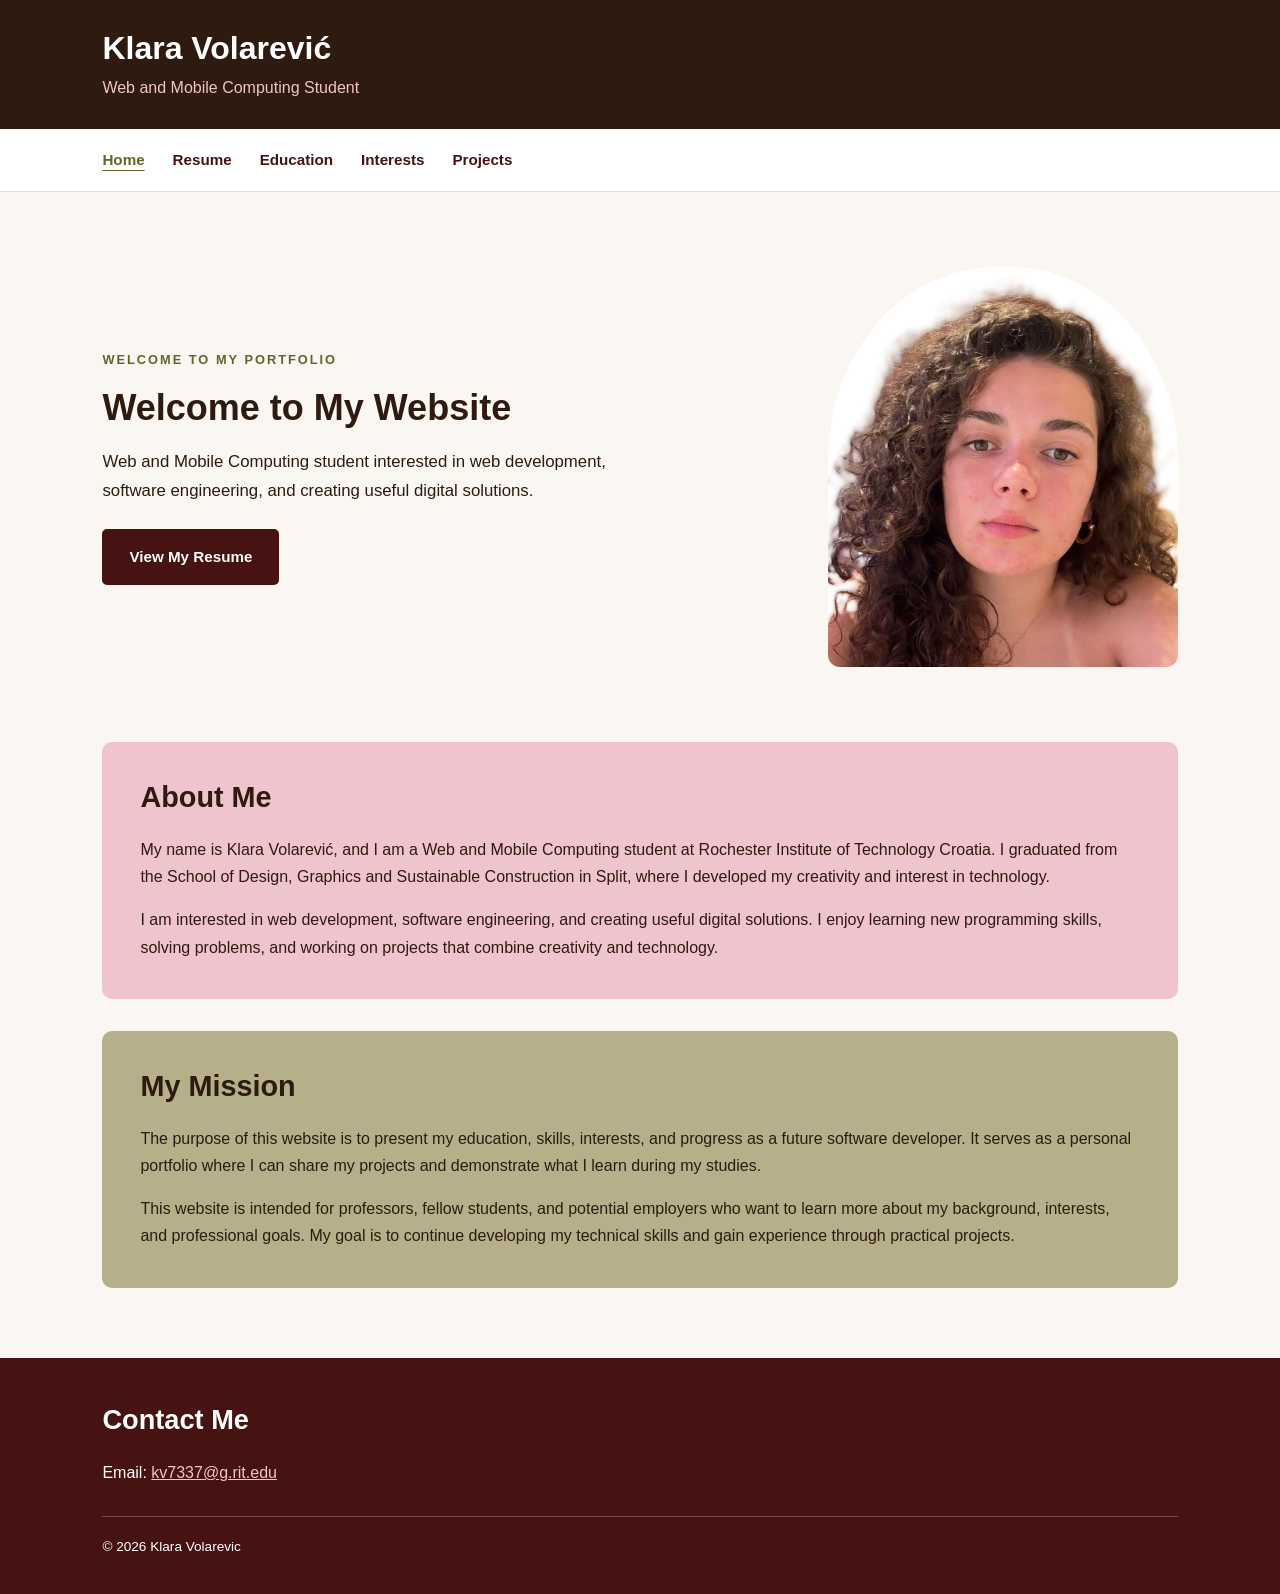
<file: project1/index.html>
<!DOCTYPE html>
<html lang="en">

<head>
    <meta charset="UTF-8">
    <title>Klara Volarević | Portofilo</title>
    <link rel="stylesheet" href="assets/css/style.css">
</head>

<body>
    <header class="site-header">
        <h1>Klara Volarević</h1>
        <p>Web and Mobile Computing Student</p>
    </header>

    <nav class="site-nav">
        <a href="index.html" class="active">Home</a>
        <a href="resume.html">Resume</a>
        <a href="education.html">Education</a>
        <a href="interests.html">Interests</a>
        <a href="projects.html">Projects</a>
    </nav>

    <main class="container">

        <section class="hero">
            <div class="hero-content">
                <p class="eyebrow">WELCOME TO MY PORTFOLIO</p>

                <h2>Welcome to My Website</h2>

                <p class="hero-description">
                    Web and Mobile Computing student interested in
                    web development, software engineering, and creating
                    useful digital solutions.
                </p>

                <a href="resume.html" class="button">
                    View My Resume
                </a>
            </div>

            <div class="hero-image">
                <img src="assets/media/profile.jpeg" alt="Professional portrait of Klara Volarevic" width="350">
            </div>
        </section>

        <section class="content-section about-section">
            <h2>About Me</h2>

            <p>
                My name is Klara Volarević, and I am a Web and Mobile
                Computing student at Rochester Institute of Technology
                Croatia. I graduated from the School of Design, Graphics
                and Sustainable Construction in Split, where I developed
                my creativity and interest in technology.
            </p>

            <p>
                I am interested in web development, software engineering,
                and creating useful digital solutions. I enjoy learning
                new programming skills, solving problems, and working on
                projects that combine creativity and technology.
            </p>
        </section>

        <section class="content-section mission-section">
            <h2>My Mission</h2>

            <p>
                The purpose of this website is to present my education,
                skills, interests, and progress as a future software
                developer. It serves as a personal portfolio where I
                can share my projects and demonstrate what I learn
                during my studies.
            </p>

            <p>
                This website is intended for professors, fellow students,
                and potential employers who want to learn more about my
                background, interests, and professional goals. My goal
                is to continue developing my technical skills and gain
                experience through practical projects.
            </p>
        </section>

    </main>

    <footer class="site-footer">
        <h2>Contact Me</h2>

        <p>
            Email:
            <a href="mailto:kv7337@g.rit.edu">kv7337@g.rit.edu</a>
        </p>

        <p class="copyright">
            &copy; 2026 Klara Volarevic
        </p>
    </footer>
</body>


</html>
</file>
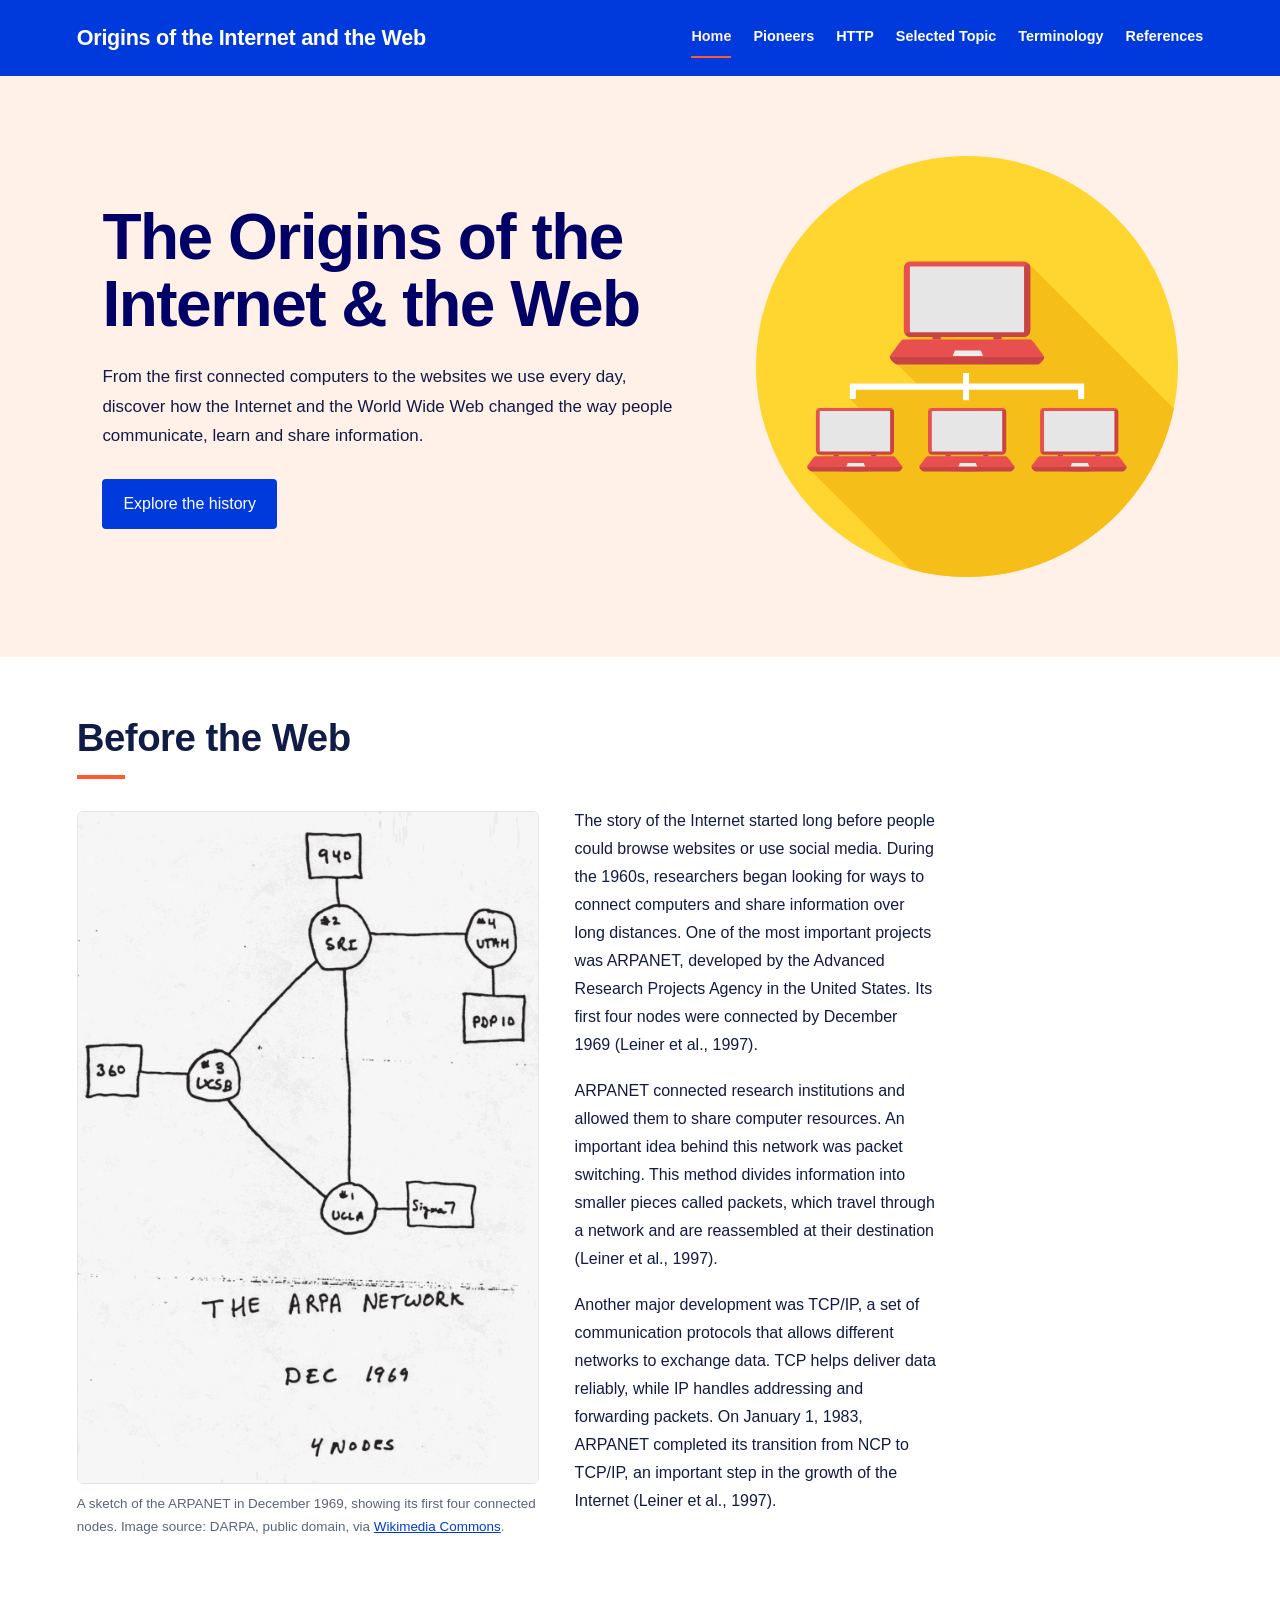
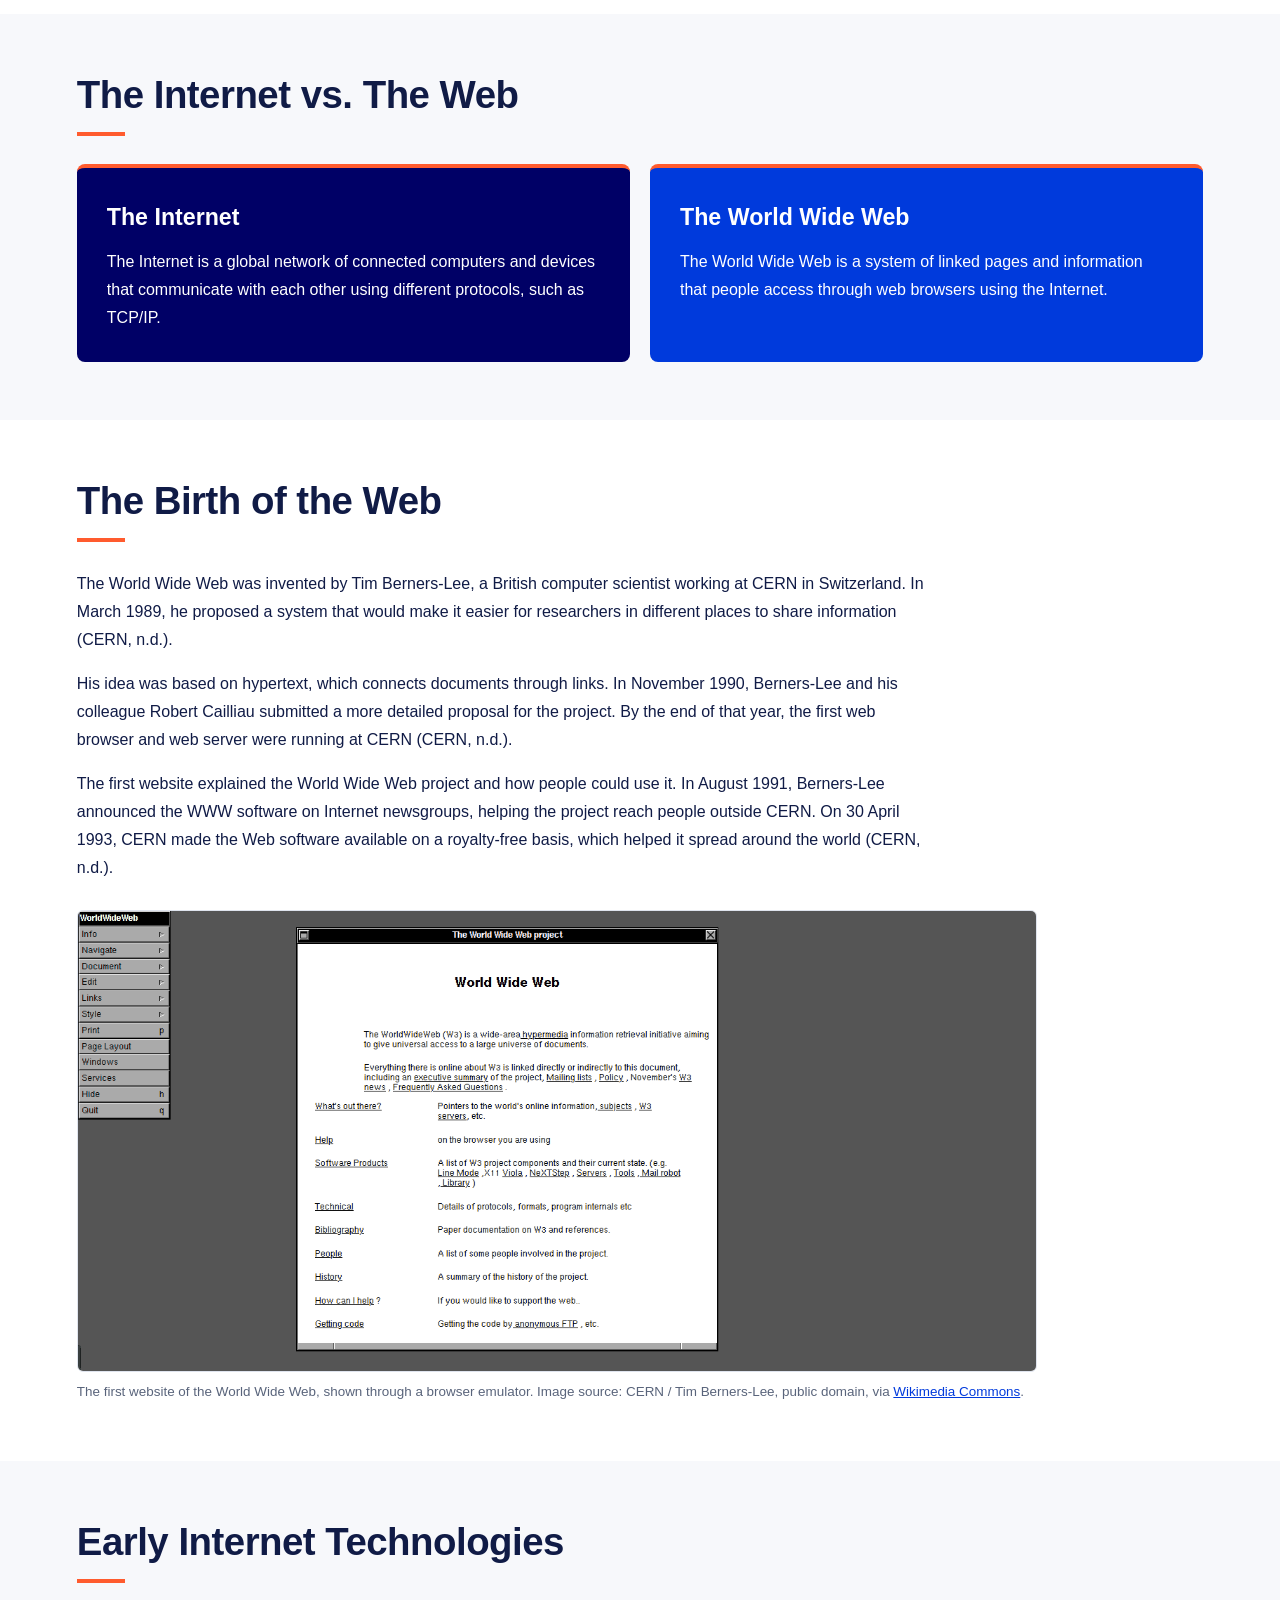
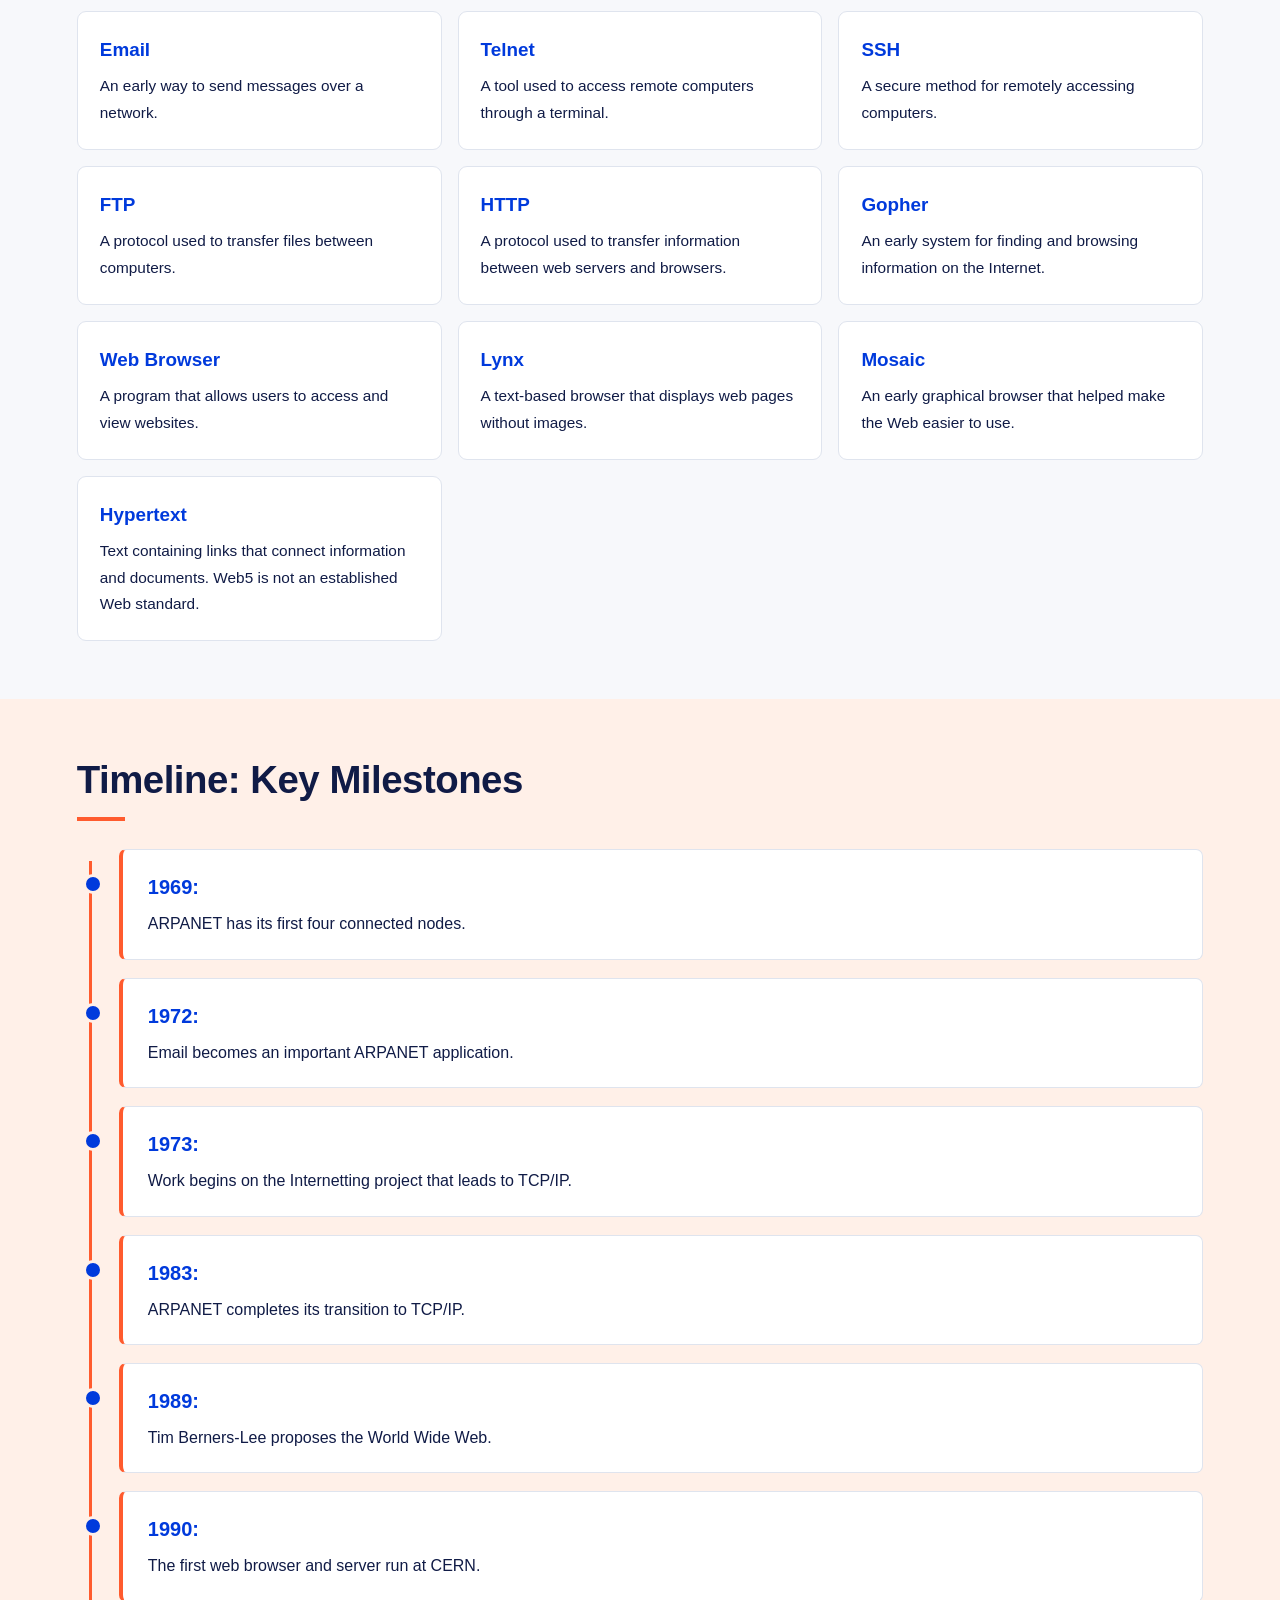
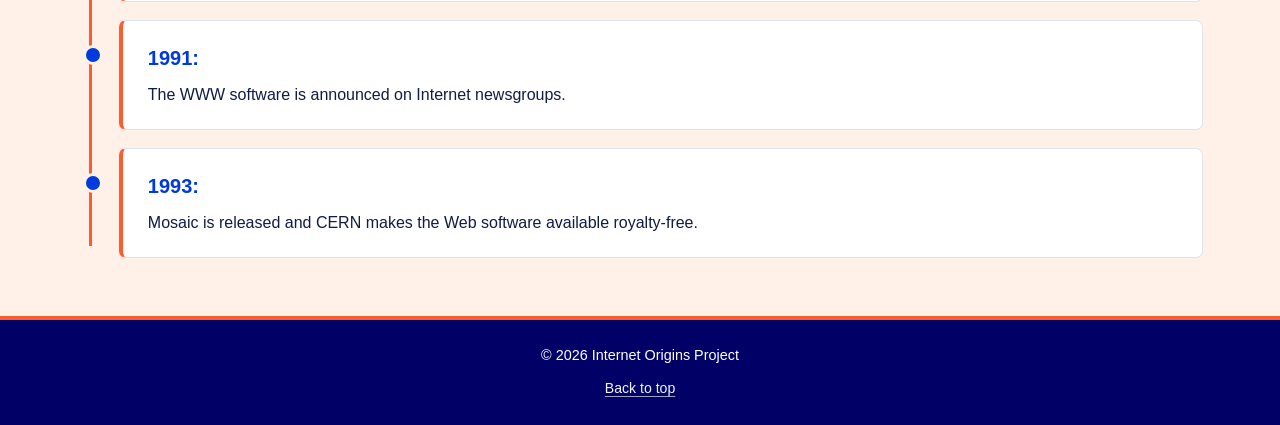
<file: project2/index.html>
<!DOCTYPE html>
<html lang="en">

<head>
    <meta charset="UTF-8">
    <meta name="viewport" content="width=device-width, initial-scale=1.0">
    <title>Home | Origins of the Internet and the Web</title>
    <link rel="stylesheet" href="assets/css/style.css">
</head>

<body id="top">

    <!-- Header and Navigation -->
    <header>
        <h1>Origins of the Internet and the Web</h1>

        <button class="menu-toggle" type="button" aria-label="Toggle navigation" aria-controls="main-navigation"
            aria-expanded="false">
            ☰
        </button>

        <nav id="main-navigation" aria-label="Main navigation">
            <ul>
                <li><a href="index.html" class="current-page" aria-current="page">Home</a></li>
                <li><a href="pioneers.html">Pioneers</a></li>
                <li><a href="http.html">HTTP</a></li>
                <li><a href="topic.html">Selected Topic</a></li>
                <li><a href="terminology.html">Terminology</a></li>
                <li><a href="references.html">References</a></li>
            </ul>
        </nav>
    </header>

    <main>

        <!-- Hero Section -->
        <section id="hero">
            <div class="hero-content">
                <h2>The Origins of the Internet &amp; the Web</h2>

                <p>
                    From the first connected computers to the websites we use every day,
                    discover how the Internet and the World Wide Web changed the way people
                    communicate, learn and share information.
                </p>

                <a href="#before-the-web">Explore the history</a>
            </div>

            <div class="hero-image">
                <img src="assets/media/network-computer.svg" alt="Computer connected to a network">
            </div>
        </section>

        <!-- Before the Web -->
        <section id="before-the-web">


            <h2>Before the Web</h2>

            <!-- Verify the local image and its creator/license against references.html before submission. -->
            <figure>
                <img src="assets/media/arpanet.png"
                    alt="A sketch of the ARPANET in December 1969 showing its first four nodes">

                <figcaption>
                    A sketch of the ARPANET in December 1969, showing its first four connected nodes.
                    Image source: DARPA, public domain, via
                    <a href="https://commons.wikimedia.org/wiki/File:A_sketch_of_the_ARPANET_in_December_1969.png"
                        target="_blank" rel="noopener noreferrer">Wikimedia Commons</a>.
                </figcaption>
            </figure>

            <p>
                The story of the Internet started long before people could browse
                websites or use social media. During the 1960s, researchers began
                looking for ways to connect computers and share information over
                long distances. One of the most important projects was ARPANET,
                developed by the Advanced Research Projects Agency in the United
                States. Its first four nodes were connected by December 1969
                (Leiner et al., 1997).
            </p>

            <p>
                ARPANET connected research institutions and allowed them to share
                computer resources. An important idea behind this network was
                packet switching. This method divides information into smaller
                pieces called packets, which travel through a network and are
                reassembled at their destination (Leiner et al., 1997).
            </p>

            <p>
                Another major development was TCP/IP, a set of communication
                protocols that allows different networks to exchange data. TCP
                helps deliver data reliably, while IP handles addressing and
                forwarding packets. On January 1, 1983, ARPANET completed its
                transition from NCP to TCP/IP, an important step in the growth
                of the Internet (Leiner et al., 1997).
            </p>


        </section>

        <!-- Internet vs. the Web -->
        <section id="internet-vs-web">
            <h2>The Internet vs. The Web</h2>

            <div class="comparison">

                <div class="comparison-box internet-box">
                    <h3>The Internet</h3>
                    <p>
                        The Internet is a global network of connected computers
                        and devices that communicate with each other using
                        different protocols, such as TCP/IP.
                    </p>
                </div>

                <div class="comparison-box web-box">
                    <h3>The World Wide Web</h3>
                    <p>
                        The World Wide Web is a system of linked pages and
                        information that people access through web browsers
                        using the Internet.
                    </p>
                </div>

            </div>
        </section>

        <!-- The Birth of the Web -->
        <section id="birth-of-the-web">
            <h2>The Birth of the Web</h2>

            <p>
                The World Wide Web was invented by Tim Berners-Lee, a British
                computer scientist working at CERN in Switzerland. In March 1989,
                he proposed a system that would make it easier for researchers
                in different places to share information (CERN, n.d.).
            </p>

            <p>
                His idea was based on hypertext, which connects documents through
                links. In November 1990, Berners-Lee and his colleague Robert
                Cailliau submitted a more detailed proposal for the project.
                By the end of that year, the first web browser and web server
                were running at CERN (CERN, n.d.).
            </p>

            <p>
                The first website explained the World Wide Web project and how
                people could use it. In August 1991, Berners-Lee announced the
                WWW software on Internet newsgroups, helping the project reach
                people outside CERN. On 30 April 1993, CERN made the Web software
                available on a royalty-free basis, which helped it spread
                around the world (CERN, n.d.).
            </p>

            <!-- Verify the local image and its creator/license against references.html before submission. -->
            <figure>
                <img src="assets/media/first-website.png"
                    alt="Screenshot of the first website as viewed through a browser emulator">

                <figcaption>
                    The first website of the World Wide Web, shown through a browser emulator.
                    Image source: CERN / Tim Berners-Lee, public domain, via
                    <a href="https://commons.wikimedia.org/wiki/File:W3_First_Website.png" target="_blank"
                        rel="noopener noreferrer">Wikimedia Commons</a>.
                </figcaption>
            </figure>
        </section>

        <!-- Early Internet Technologies -->
        <section id="early-technologies">
            <h2>Early Internet Technologies</h2>

            <div class="technology-list">

                <div class="technology">
                    <h3>Email</h3>
                    <p>An early way to send messages over a network.</p>
                </div>

                <div class="technology">
                    <h3>Telnet</h3>
                    <p>A tool used to access remote computers through a terminal.</p>
                </div>

                <div class="technology">
                    <h3>SSH</h3>
                    <p>A secure method for remotely accessing computers.</p>
                </div>

                <div class="technology">
                    <h3>FTP</h3>
                    <p>A protocol used to transfer files between computers.</p>
                </div>

                <div class="technology">
                    <h3>HTTP</h3>
                    <p>A protocol used to transfer information between web servers and browsers.</p>
                </div>

                <div class="technology">
                    <h3>Gopher</h3>
                    <p>An early system for finding and browsing information on the Internet.</p>
                </div>

                <div class="technology">
                    <h3>Web Browser</h3>
                    <p>A program that allows users to access and view websites.</p>
                </div>

                <div class="technology">
                    <h3>Lynx</h3>
                    <p>A text-based browser that displays web pages without images.</p>
                </div>

                <div class="technology">
                    <h3>Mosaic</h3>
                    <p>An early graphical browser that helped make the Web easier to use.</p>
                </div>

                <div class="technology">
                    <h3>Hypertext</h3>
                    <p>Text containing links that connect information and documents. Web5 is not an established Web standard.</p>
                </div>

            </div>
        </section>

        <!-- Student review: Confirm the Web5 clarification fits the required sentence count. -->
        <!-- Student review: Check the 30-35 sentence requirement, excluding the timeline. -->

        <!-- Timeline -->
        <section id="timeline">
            <h2>Timeline: Key Milestones</h2>

            <ol>
                <li><strong>1969:</strong> ARPANET has its first four connected nodes.</li>
                <li><strong>1972:</strong> Email becomes an important ARPANET application.</li>
                <li><strong>1973:</strong> Work begins on the Internetting project that leads to TCP/IP.</li>
                <li><strong>1983:</strong> ARPANET completes its transition to TCP/IP.</li>
                <li><strong>1989:</strong> Tim Berners-Lee proposes the World Wide Web.</li>
                <li><strong>1990:</strong> The first web browser and server run at CERN.</li>
                <li><strong>1991:</strong> The WWW software is announced on Internet newsgroups.</li>
                <li><strong>1993:</strong> Mosaic is released and CERN makes the Web software available royalty-free.
                </li>
            </ol>
        </section>

    </main>

    <!-- Footer -->
    <footer>
        <p>&copy; 2026 Internet Origins Project</p>
            <p><a href="#top">Back to top</a></p>
    </footer>

    <!-- Mobile navigation script -->
    <script>
        // Keep the mobile menu accessible to keyboard and touch users.
        const menuToggle = document.querySelector('.menu-toggle');
        const siteNav = document.getElementById(menuToggle.getAttribute('aria-controls'));
        function setMenuOpen(open) {
            siteNav.classList.toggle('active', open);
            menuToggle.setAttribute('aria-expanded', String(open));
        }
        menuToggle.addEventListener('click', () => {
            setMenuOpen(menuToggle.getAttribute('aria-expanded') !== 'true');
        });
        siteNav.addEventListener('click', (event) => {
            if (event.target.closest('a')) setMenuOpen(false);
        });
        document.addEventListener('keydown', (event) => {
            if (event.key === 'Escape' && menuToggle.getAttribute('aria-expanded') === 'true') {
                setMenuOpen(false);
                menuToggle.focus();
            }
        });
    </script>

</body>

</html>
</file>
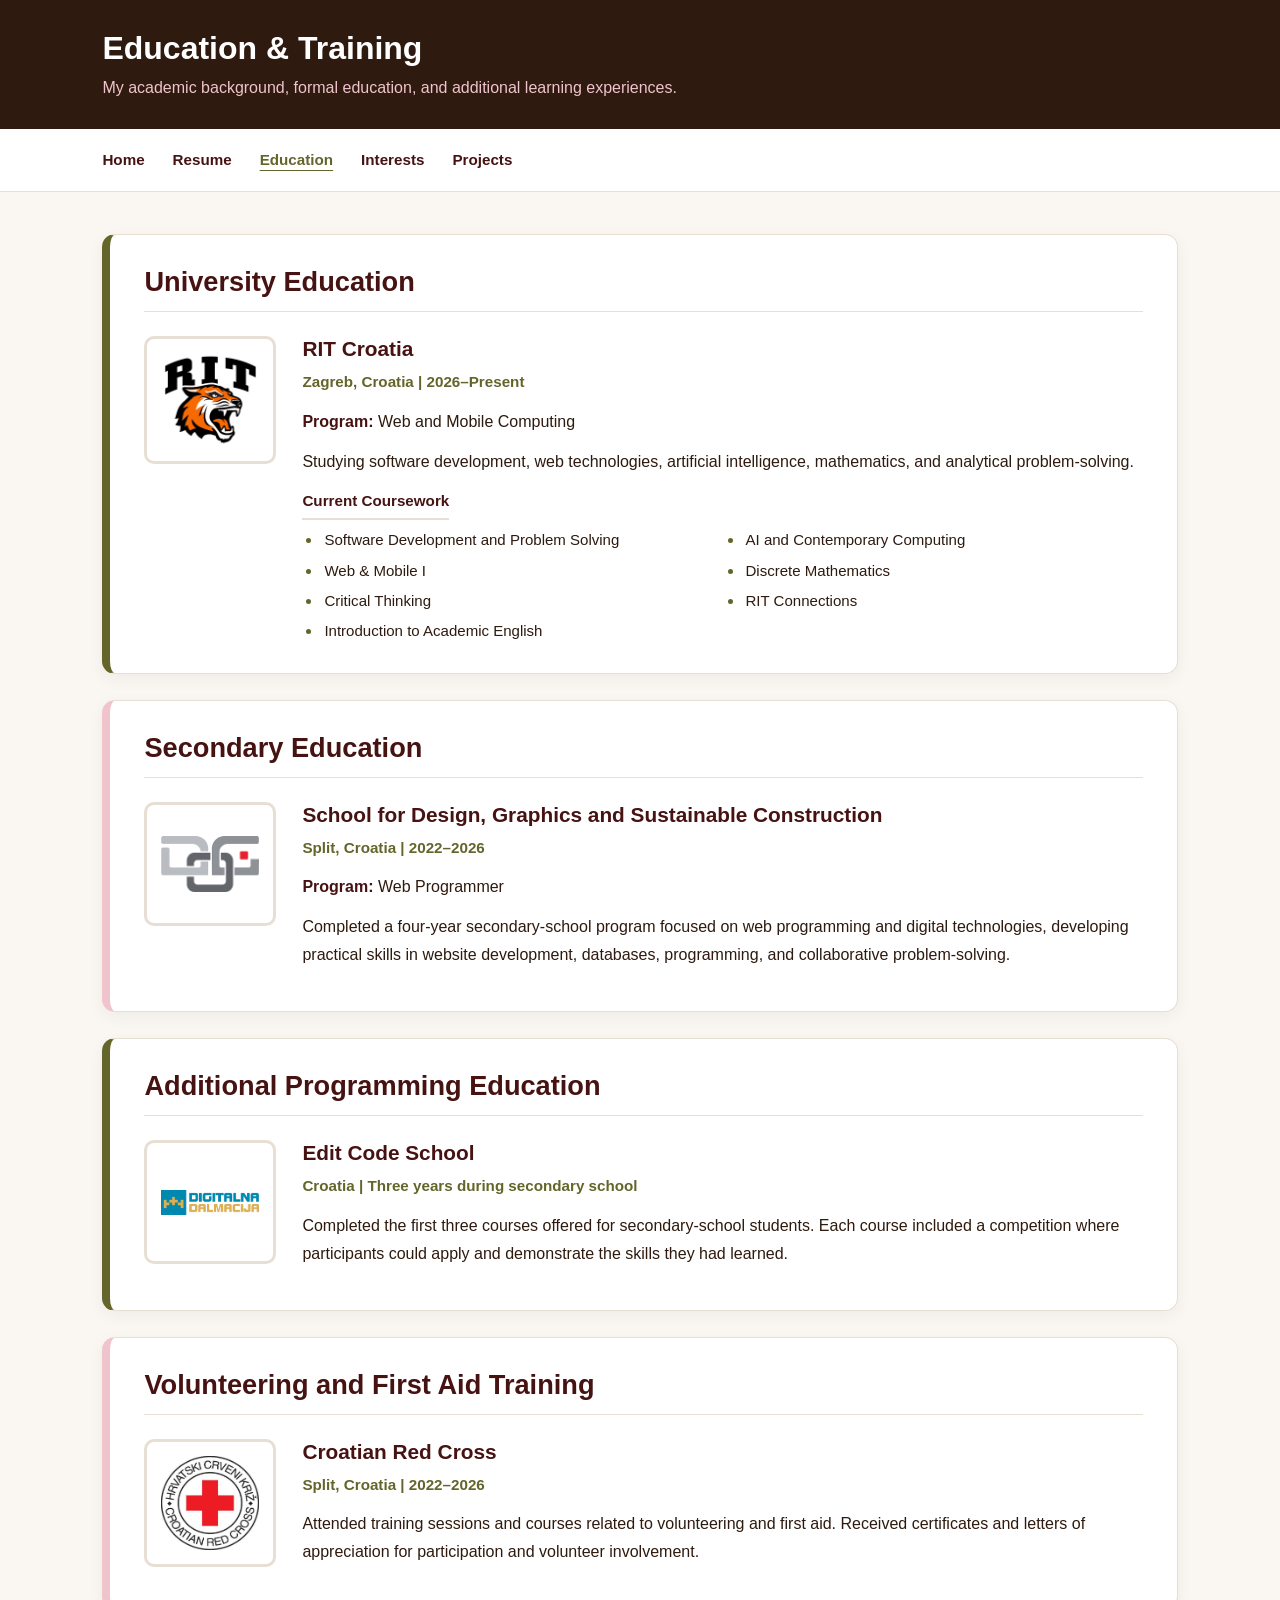
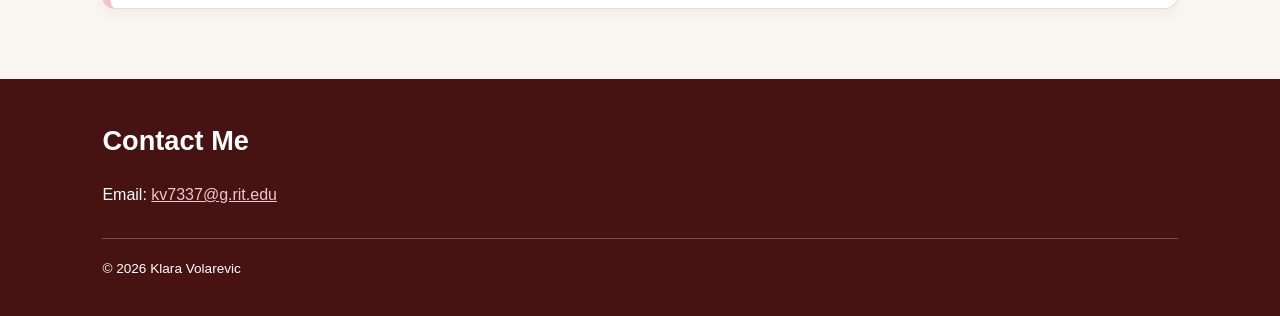
<file: project1/education.html>
<!DOCTYPE html>
<html lang="en">

<head>
    <meta charset="UTF-8">
    <title>Education | Klara Volarević</title>
    <link rel="stylesheet" href="assets/css/style.css">
</head>

<body>
    <header class="site-header">
        <h1>Education &amp; Training</h1>
        <p>
            My academic background, formal education, and additional
            learning experiences.
        </p>
    </header>

    <nav class="site-nav" aria-label="Main navigation">
        <a href="index.html">Home</a>
        <a href="resume.html">Resume</a>
        <a href="education.html" class="active">Education</a>
        <a href="interests.html">Interests</a>
        <a href="projects.html">Projects</a>
    </nav>

    <main class="education-container">

        <section class="education-section">
            <h2>University Education</h2>

            <article class="education-item">
                <a class="education-logo-link" href="https://www.rit.edu/croatia/hr">
                    <img src="assets/media/rit-logo.jpg" alt="RIT Croatia logo" class="education-logo">
                </a>

                <div class="education-details">
                    <h3>RIT Croatia</h3>
                    <p>Zagreb, Croatia | 2026–Present</p>
                    <p><strong>Program:</strong> Web and Mobile Computing</p>

                    <p>
                        Studying software development, web technologies,
                        artificial intelligence, mathematics, and analytical
                        problem-solving.
                    </p>

                    <h4>Current Coursework</h4>
                    <ul>
                        <li>Software Development and Problem Solving</li>
                        <li>AI and Contemporary Computing</li>
                        <li>Web &amp; Mobile I</li>
                        <li>Discrete Mathematics</li>
                        <li>Critical Thinking</li>
                        <li>RIT Connections</li>
                        <li>Introduction to Academic English</li>
                    </ul>
                </div>
            </article>
        </section>

        <section class="education-section">
            <h2>Secondary Education</h2>

            <article class="education-item">
                <a class="education-logo-link" href="https://gogss.hr/">
                    <img src="assets/media/logo-skole.png" alt="School logo" class="education-logo">
                </a>

                <div class="education-details">
                    <h3>School for Design, Graphics and Sustainable Construction</h3>
                    <p>Split, Croatia | 2022–2026</p>
                    <p><strong>Program:</strong> Web Programmer</p>

                    <p>
                        Completed a four-year secondary-school program focused
                        on web programming and digital technologies, developing
                        practical skills in website development, databases,
                        programming, and collaborative problem-solving.
                    </p>
                </div>
            </article>
        </section>

        <section class="education-section">
            <h2>Additional Programming Education</h2>

            <article class="education-item">
                <a class="education-logo-link" href="https://edit.dalmacija.hr/">
                    <img src="assets/media/logo-digitalna-dalmacija.png" alt="EDIT Code School logo"
                        class="education-logo">
                </a>

                <div class="education-details">
                    <h3>Edit Code School</h3>
                    <p>Croatia | Three years during secondary school</p>

                    <p>
                        Completed the first three courses offered for
                        secondary-school students. Each course included a
                        competition where participants could apply and
                        demonstrate the skills they had learned.
                    </p>
                </div>
            </article>
        </section>

        <section class="education-section">
            <h2>Volunteering and First Aid Training</h2>

            <article class="education-item">
                <a class="education-logo-link" href="https://www.hck.hr/">
                    <img src="assets/media/redcross-logog.jpg" alt="Croatian Red Cross logo" class="education-logo">
                </a>

                <div class="education-details">
                    <h3>Croatian Red Cross</h3>
                    <p>Split, Croatia | 2022–2026</p>

                    <p>
                        Attended training sessions and courses related to
                        volunteering and first aid. Received certificates
                        and letters of appreciation for participation and
                        volunteer involvement.
                    </p>
                </div>
            </article>
        </section>

    </main>

    <footer class="site-footer">
        <h2>Contact Me</h2>
        <p>
            Email:
            <a href="mailto:kv7337@g.rit.edu">kv7337@g.rit.edu</a>
        </p>
        <p class="copyright">
            &copy; 2026 Klara Volarevic
        </p>
    </footer>
</body>

</html>
</file>
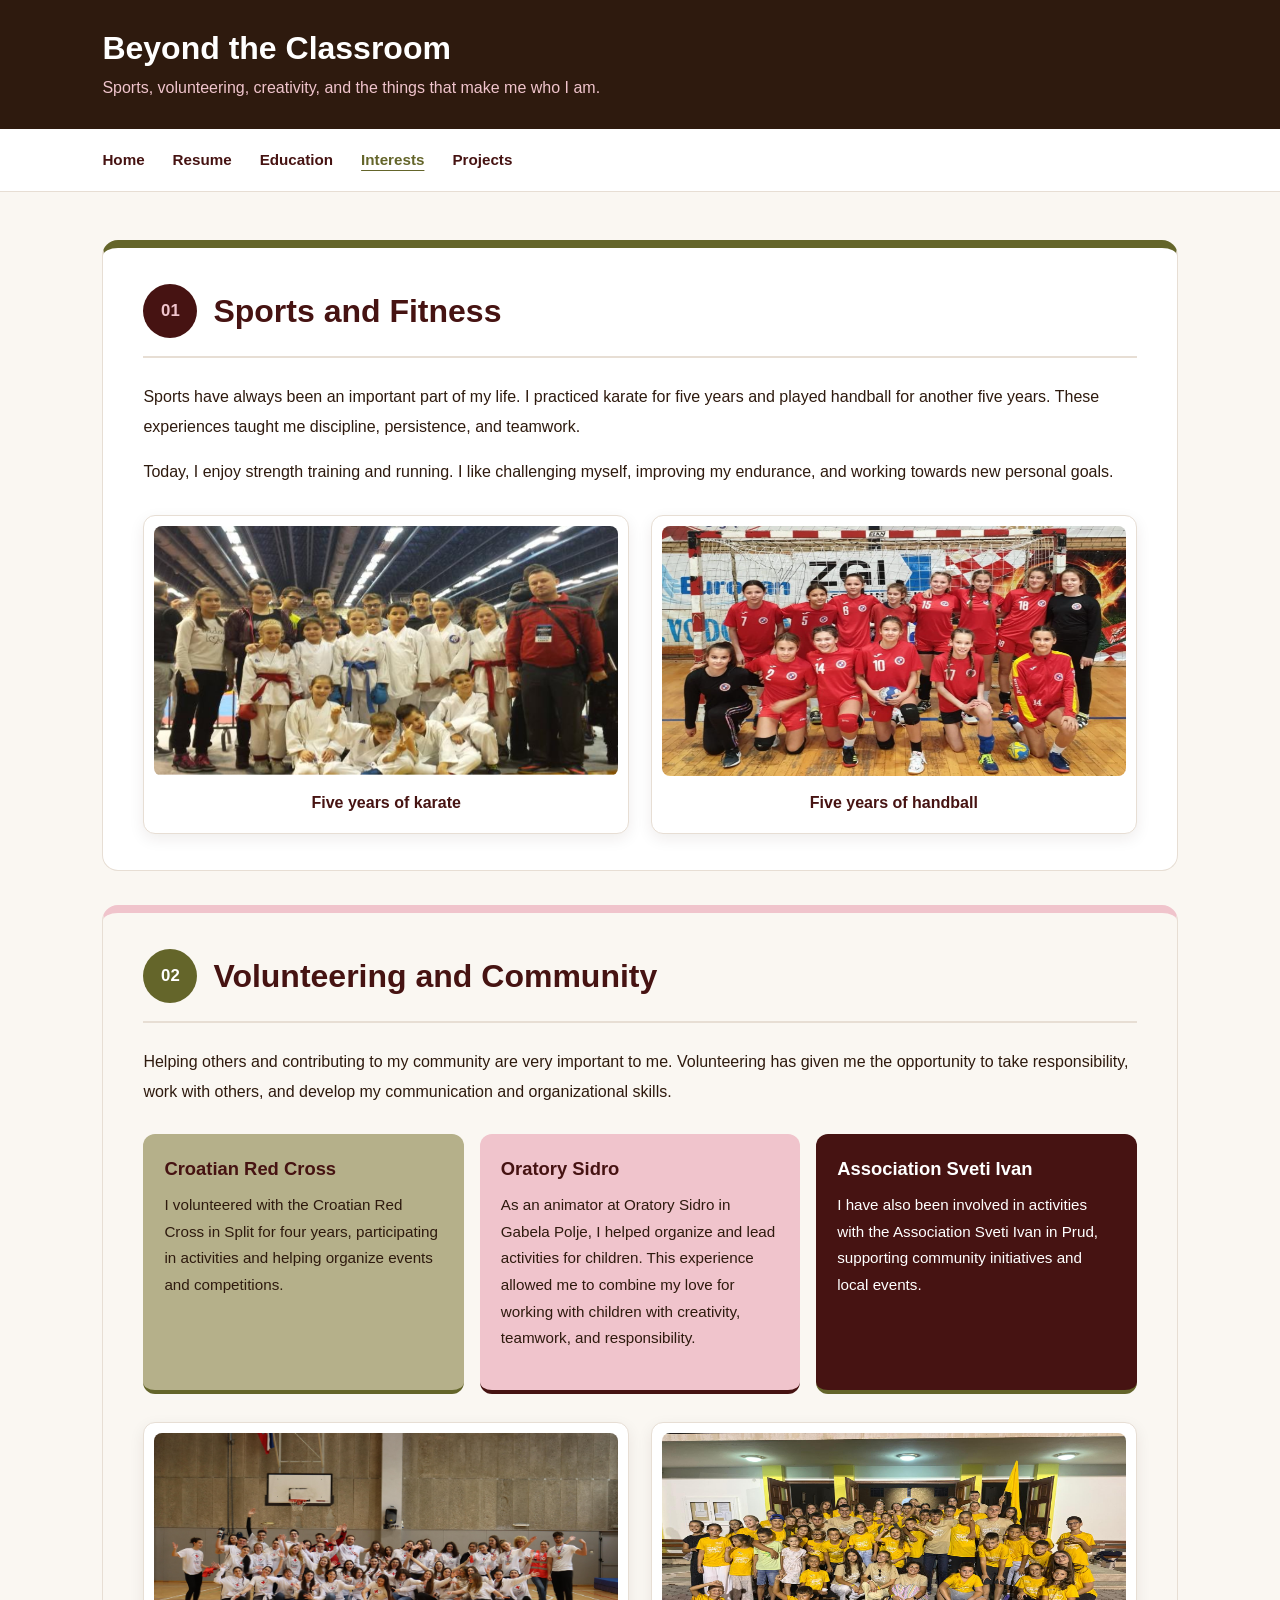
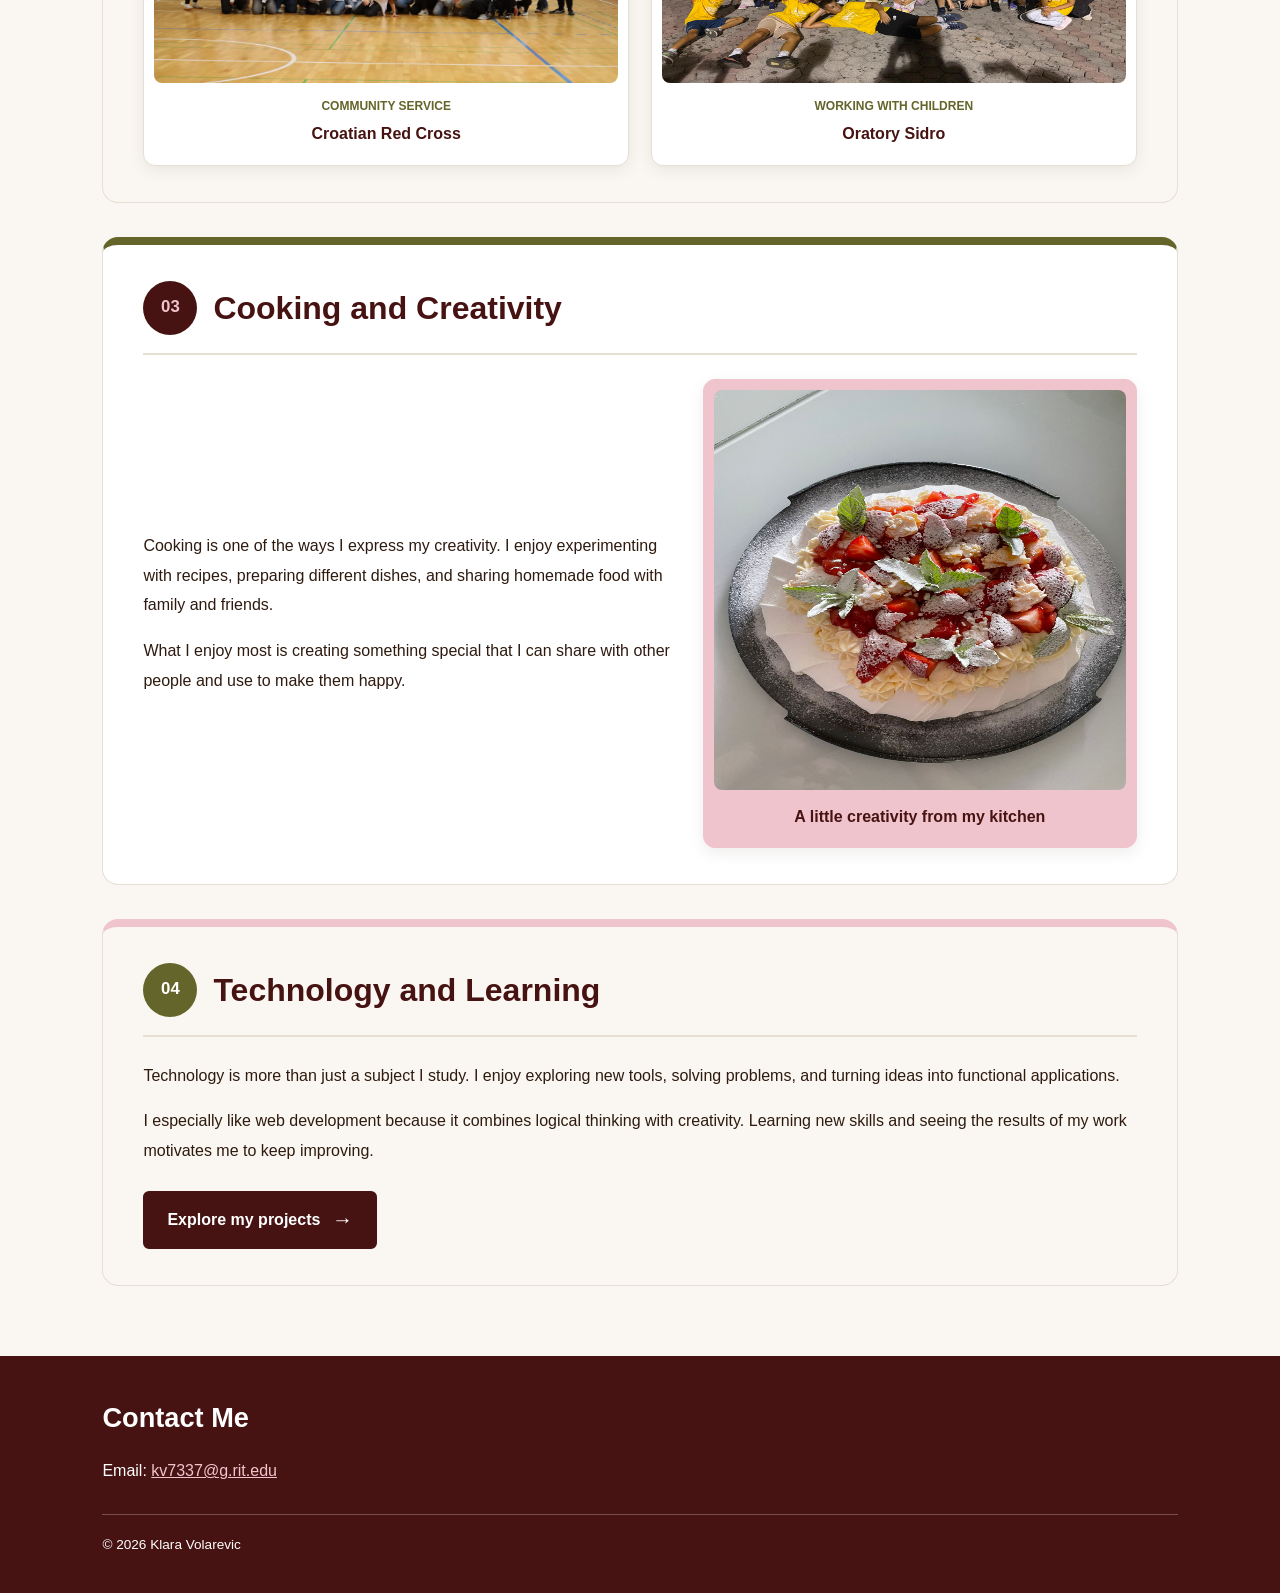
<file: project1/interests.html>
<!DOCTYPE html>
<html lang="en">

<head>
    <meta charset="UTF-8">
    <title>Personal Interests | Klara Volarević</title>
    <link rel="stylesheet" href="assets/css/style.css">
</head>

<body class="interests-page">

    <header class="site-header">
        <h1>Beyond the Classroom</h1>
        <p>
            Sports, volunteering, creativity, and the things
            that make me who I am.
        </p>
    </header>

    <nav class="site-nav">
        <a href="index.html">Home</a>
        <a href="resume.html">Resume</a>
        <a href="education.html">Education</a>
        <a href="interests.html" class="active">Interests</a>
        <a href="projects.html">Projects</a>
    </nav>

    <main class="interests-container">

        <!-- Sports and Fitness -->
        <section class="interest-section" id="sports">
            <div class="interest-heading">
                <span class="interest-number">01</span>
                <h2>Sports and Fitness</h2>
            </div>

            <p>
                Sports have always been an important part of my life.
                I practiced karate for five years and played handball
                for another five years. These experiences taught me
                discipline, persistence, and teamwork.
            </p>

            <p>
                Today, I enjoy strength training and running.
                I like challenging myself, improving my endurance,
                and working towards new personal goals.
            </p>

            <div class="interest-gallery sports-gallery">
                <figure class="interest-photo">
                    <img src="assets/media/karate.png" alt="Klara participating in karate">
                    <figcaption>Five years of karate</figcaption>
                </figure>

                <figure class="interest-photo">
                    <img src="assets/media/handball.png" alt="Klara playing handball">
                    <figcaption>Five years of handball</figcaption>
                </figure>
            </div>
        </section>

        <!-- Volunteering and Community -->
        <section class="interest-section" id="volunteering">
            <div class="interest-heading">
                <span class="interest-number">02</span>
                <h2>Volunteering and Community</h2>
            </div>

            <p>
                Helping others and contributing to my community are
                very important to me. Volunteering has given me the
                opportunity to take responsibility, work with others,
                and develop my communication and organizational skills.
            </p>

            <div class="volunteer-activities">

                <article class="volunteer-card">
                    <h3>Croatian Red Cross</h3>
                    <p>
                        I volunteered with the Croatian Red Cross
                        in Split for four years, participating in
                        activities and helping organize events
                        and competitions.
                    </p>
                </article>

                <article class="volunteer-card">
                    <h3>Oratory Sidro</h3>
                    <p>
                        As an animator at Oratory Sidro in Gabela Polje,
                        I helped organize and lead activities for children.
                        This experience allowed me to combine my love
                        for working with children with creativity,
                        teamwork, and responsibility.
                    </p>
                </article>

                <article class="volunteer-card">
                    <h3>Association Sveti Ivan</h3>
                    <p>
                        I have also been involved in activities with
                        the Association Sveti Ivan in Prud, supporting
                        community initiatives and local events.
                    </p>
                </article>

            </div>

            <div class="interest-gallery volunteer-gallery">
                <figure class="interest-photo">
                    <img src="assets/media/crveniKriz.jpeg"
                        alt="Klara's volunteering experience with the Croatian Red Cross">
                    <figcaption>
                        <span class="photo-label">Community service</span>
                        Croatian Red Cross
                    </figcaption>
                </figure>

                <figure class="interest-photo">
                    <img src="assets/media/sidro.jpeg" alt="Activities at Oratory Sidro in Gabela Polje">
                    <figcaption>
                        <span class="photo-label">Working with children</span>
                        Oratory Sidro
                    </figcaption>
                </figure>
            </div>
        </section>

        <!-- Cooking and Creativity -->
        <section class="interest-section" id="cooking">
            <div class="interest-heading">
                <span class="interest-number">03</span>
                <h2>Cooking and Creativity</h2>
            </div>

            <div class="cooking-layout">
                <div class="cooking-text">
                    <p>
                        Cooking is one of the ways I express my creativity.
                        I enjoy experimenting with recipes, preparing
                        different dishes, and sharing homemade food
                        with family and friends.
                    </p>

                    <p>
                        What I enjoy most is creating something special
                        that I can share with other people and use to
                        make them happy.
                    </p>
                </div>

                <figure class="interest-photo cooking-photo">
                    <img src="assets/media/cake.jpeg" alt="A cake prepared by Klara">
                    <figcaption>A little creativity from my kitchen</figcaption>
                </figure>
            </div>
        </section>

        <!-- Technology and Learning -->
        <section class="interest-section" id="technology">
            <div class="interest-heading">
                <span class="interest-number">04</span>
                <h2>Technology and Learning</h2>
            </div>

            <p>
                Technology is more than just a subject I study.
                I enjoy exploring new tools, solving problems,
                and turning ideas into functional applications.
            </p>

            <p>
                I especially like web development because it combines
                logical thinking with creativity. Learning new skills
                and seeing the results of my work motivates me to keep
                improving.
            </p>

            <a class="interests-project-link" href="projects.html">
                Explore my projects
                <span aria-hidden="true">&rarr;</span>
            </a>
        </section>

    </main>

    <footer class="site-footer">
        <h2>Contact Me</h2>

        <p>
            Email:
            <a href="mailto:kv7337@g.rit.edu">kv7337@g.rit.edu</a>
        </p>

        <p class="copyright">
            &copy; 2026 Klara Volarevic
        </p>
    </footer>

</body>

</html>
</file>
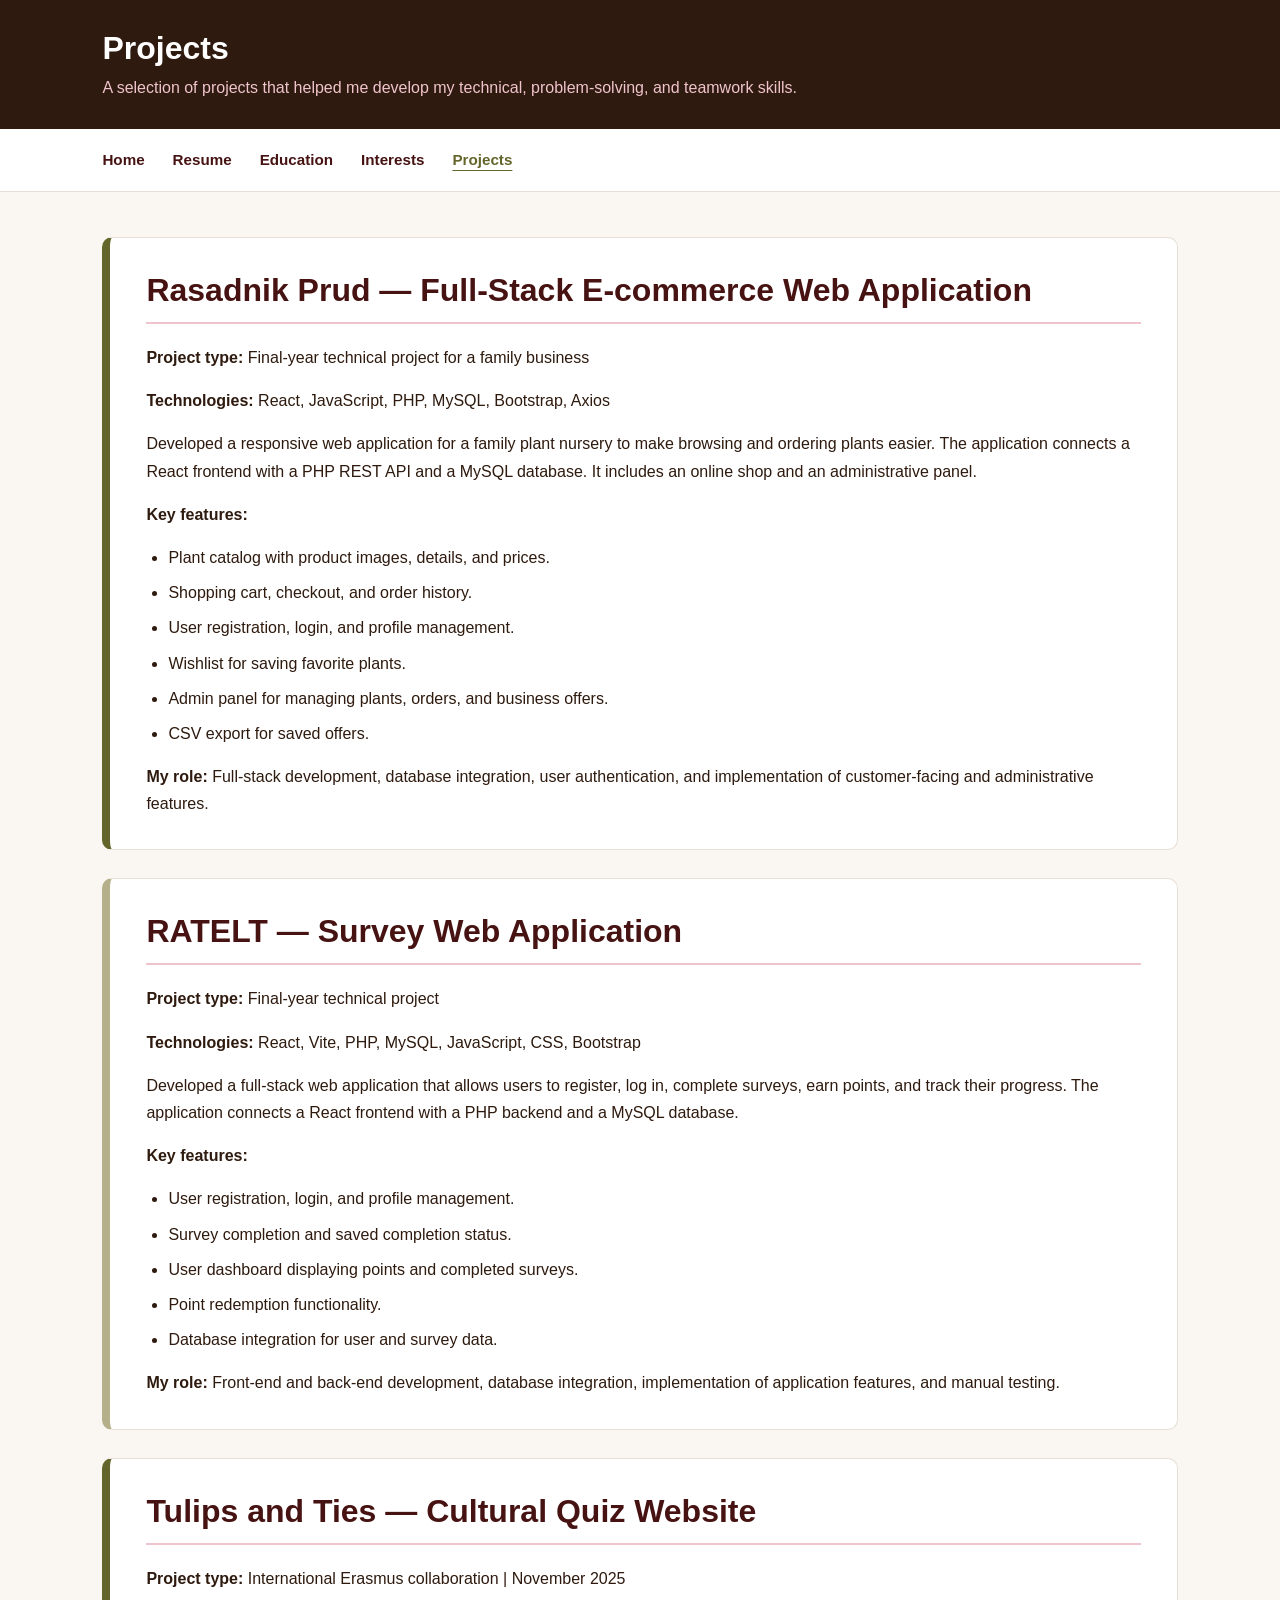
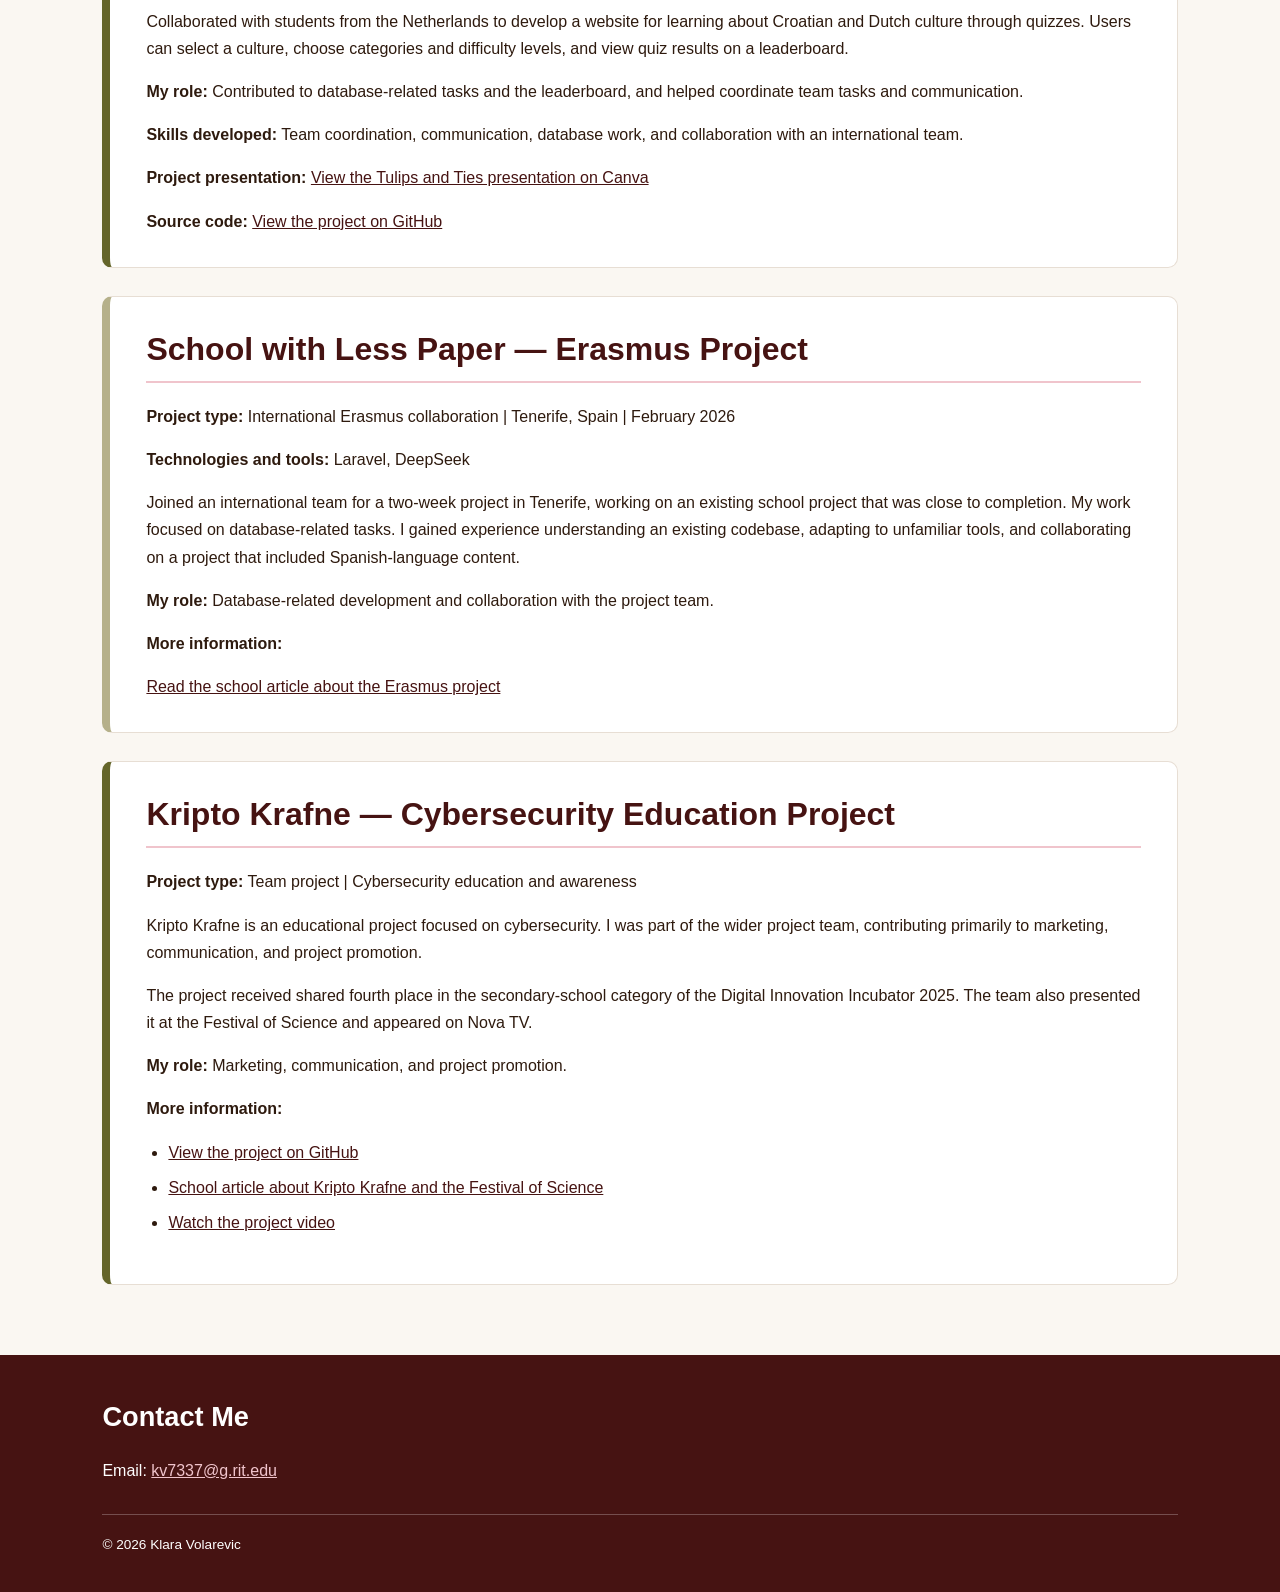
<file: project1/projects.html>
<!DOCTYPE html>
<html lang="en">

<head>
    <meta charset="UTF-8">
    <title>Projects | Klara Volarević</title>
    <link rel="stylesheet" href="assets/css/style.css">
</head>

<body>
    <header class="site-header">
        <h1>Projects</h1>
        <p>A selection of projects that helped me develop my technical, problem-solving, and teamwork skills.</p>
    </header>

    <nav class="site-nav">
        <a href="index.html">Home</a>
        <a href="resume.html">Resume</a>
        <a href="education.html">Education</a>
        <a href="interests.html">Interests</a>
        <a href="projects.html" class="active">Projects</a>
    </nav>

    <main class="projects-container">

        <!-- Rasadnik Prud -->
        <section class="project-section">
            <h2>Rasadnik Prud — Full-Stack E-commerce Web Application</h2>

            <p><strong>Project type:</strong> Final-year technical project for a family business</p>
            <p><strong>Technologies:</strong> React, JavaScript, PHP, MySQL, Bootstrap, Axios</p>

            <p>
                Developed a responsive web application for a family plant nursery to make browsing
                and ordering plants easier. The application connects a React frontend with a PHP
                REST API and a MySQL database. It includes an online shop and an administrative panel.
            </p>

            <p><strong>Key features:</strong></p>
            <ul>
                <li>Plant catalog with product images, details, and prices.</li>
                <li>Shopping cart, checkout, and order history.</li>
                <li>User registration, login, and profile management.</li>
                <li>Wishlist for saving favorite plants.</li>
                <li>Admin panel for managing plants, orders, and business offers.</li>
                <li>CSV export for saved offers.</li>
            </ul>

            <p>
                <strong>My role:</strong> Full-stack development, database integration,
                user authentication, and implementation of customer-facing and administrative features.
            </p>
        </section>

        <!-- RATELT -->
        <section class="project-section">
            <h2>RATELT — Survey Web Application</h2>

            <p><strong>Project type:</strong> Final-year technical project</p>
            <p><strong>Technologies:</strong> React, Vite, PHP, MySQL, JavaScript, CSS, Bootstrap</p>

            <p>
                Developed a full-stack web application that allows users to register, log in,
                complete surveys, earn points, and track their progress. The application connects
                a React frontend with a PHP backend and a MySQL database.
            </p>

            <p><strong>Key features:</strong></p>
            <ul>
                <li>User registration, login, and profile management.</li>
                <li>Survey completion and saved completion status.</li>
                <li>User dashboard displaying points and completed surveys.</li>
                <li>Point redemption functionality.</li>
                <li>Database integration for user and survey data.</li>
            </ul>

            <p>
                <strong>My role:</strong> Front-end and back-end development, database integration,
                implementation of application features, and manual testing.
            </p>
        </section>

        <!-- Tulips and Ties -->
        <section class="project-section">
            <h2>Tulips and Ties — Cultural Quiz Website</h2>

            <p><strong>Project type:</strong> International Erasmus collaboration | November 2025</p>

            <p>
                Collaborated with students from the Netherlands to develop a website for learning
                about Croatian and Dutch culture through quizzes. Users can select a culture,
                choose categories and difficulty levels, and view quiz results on a leaderboard.
            </p>

            <p>
                <strong>My role:</strong> Contributed to database-related tasks and the leaderboard,
                and helped coordinate team tasks and communication.
            </p>

            <p>
                <strong>Skills developed:</strong> Team coordination, communication, database work,
                and collaboration with an international team.
            </p>

            <p><strong>Project presentation:</strong>
                <a href="https://canva.link/fwp9iowue1vl67g">
                    View the Tulips and Ties presentation on Canva
                </a>
            </p>

            <p><strong>Source code:</strong>
                <a href="https://github.com/KlaraV15/tulips-tie">
                    View the project on GitHub
                </a>
            </p>
        </section>


        <!-- School with Less Paper -->
        <section class="project-section">
            <h2>School with Less Paper — Erasmus Project</h2>

            <p><strong>Project type:</strong> International Erasmus collaboration | Tenerife, Spain | February 2026</p>
            <p><strong>Technologies and tools:</strong> Laravel, DeepSeek</p>

            <p>
                Joined an international team for a two-week project in Tenerife, working on an
                existing school project that was close to completion. My work focused on
                database-related tasks. I gained experience understanding an existing codebase,
                adapting to unfamiliar tools, and collaborating on a project that included
                Spanish-language content.
            </p>

            <p>
                <strong>My role:</strong> Database-related development and collaboration with the project team.
            </p>

            <p><strong>More information:</strong></p>
            <p>
                <a href="https://gogss.hr/2026/03/meni-je-sve-ovo-dozivljaj/">
                    Read the school article about the Erasmus project
                </a>
            </p>
        </section>

        <!-- Kripto Krafne -->
        <section class="project-section">
            <h2>Kripto Krafne — Cybersecurity Education Project</h2>

            <p><strong>Project type:</strong> Team project | Cybersecurity education and awareness</p>

            <p>
                Kripto Krafne is an educational project focused on cybersecurity.
                I was part of the wider project team, contributing primarily to marketing,
                communication, and project promotion.
            </p>

            <p>
                The project received shared fourth place in the secondary-school category
                of the Digital Innovation Incubator 2025. The team also presented it at
                the Festival of Science and appeared on Nova TV.
            </p>

            <p>
                <strong>My role:</strong> Marketing, communication, and project promotion.
            </p>

            <p><strong>More information:</strong></p>
            <ul>
                <li>
                    <a href="https://github.com/leaDugandzic/kripto-krafne">
                        View the project on GitHub
                    </a>
                </li>
                <li>
                    <a
                        href="https://gogss.hr/2025/05/kripto-krafne-predstavile-se-i-na-festivalu-znanosti-te-privukle-paznju-medija/">
                        School article about Kripto Krafne and the Festival of Science
                    </a>
                </li>
                <li>
                    <a href="https://youtu.be/zjyp4upZV6U?si=uxEK7YWdOrzBehP4">
                        Watch the project video
                    </a>
                </li>
            </ul>
        </section>

    </main>

    <footer class="site-footer">
        <h2>Contact Me</h2>

        <p>
            Email:
            <a href="mailto:kv7337@g.rit.edu">kv7337@g.rit.edu</a>
        </p>

        <p class="copyright">
            &copy; 2026 Klara Volarevic
        </p>
    </footer>
</body>

</html>
</file>
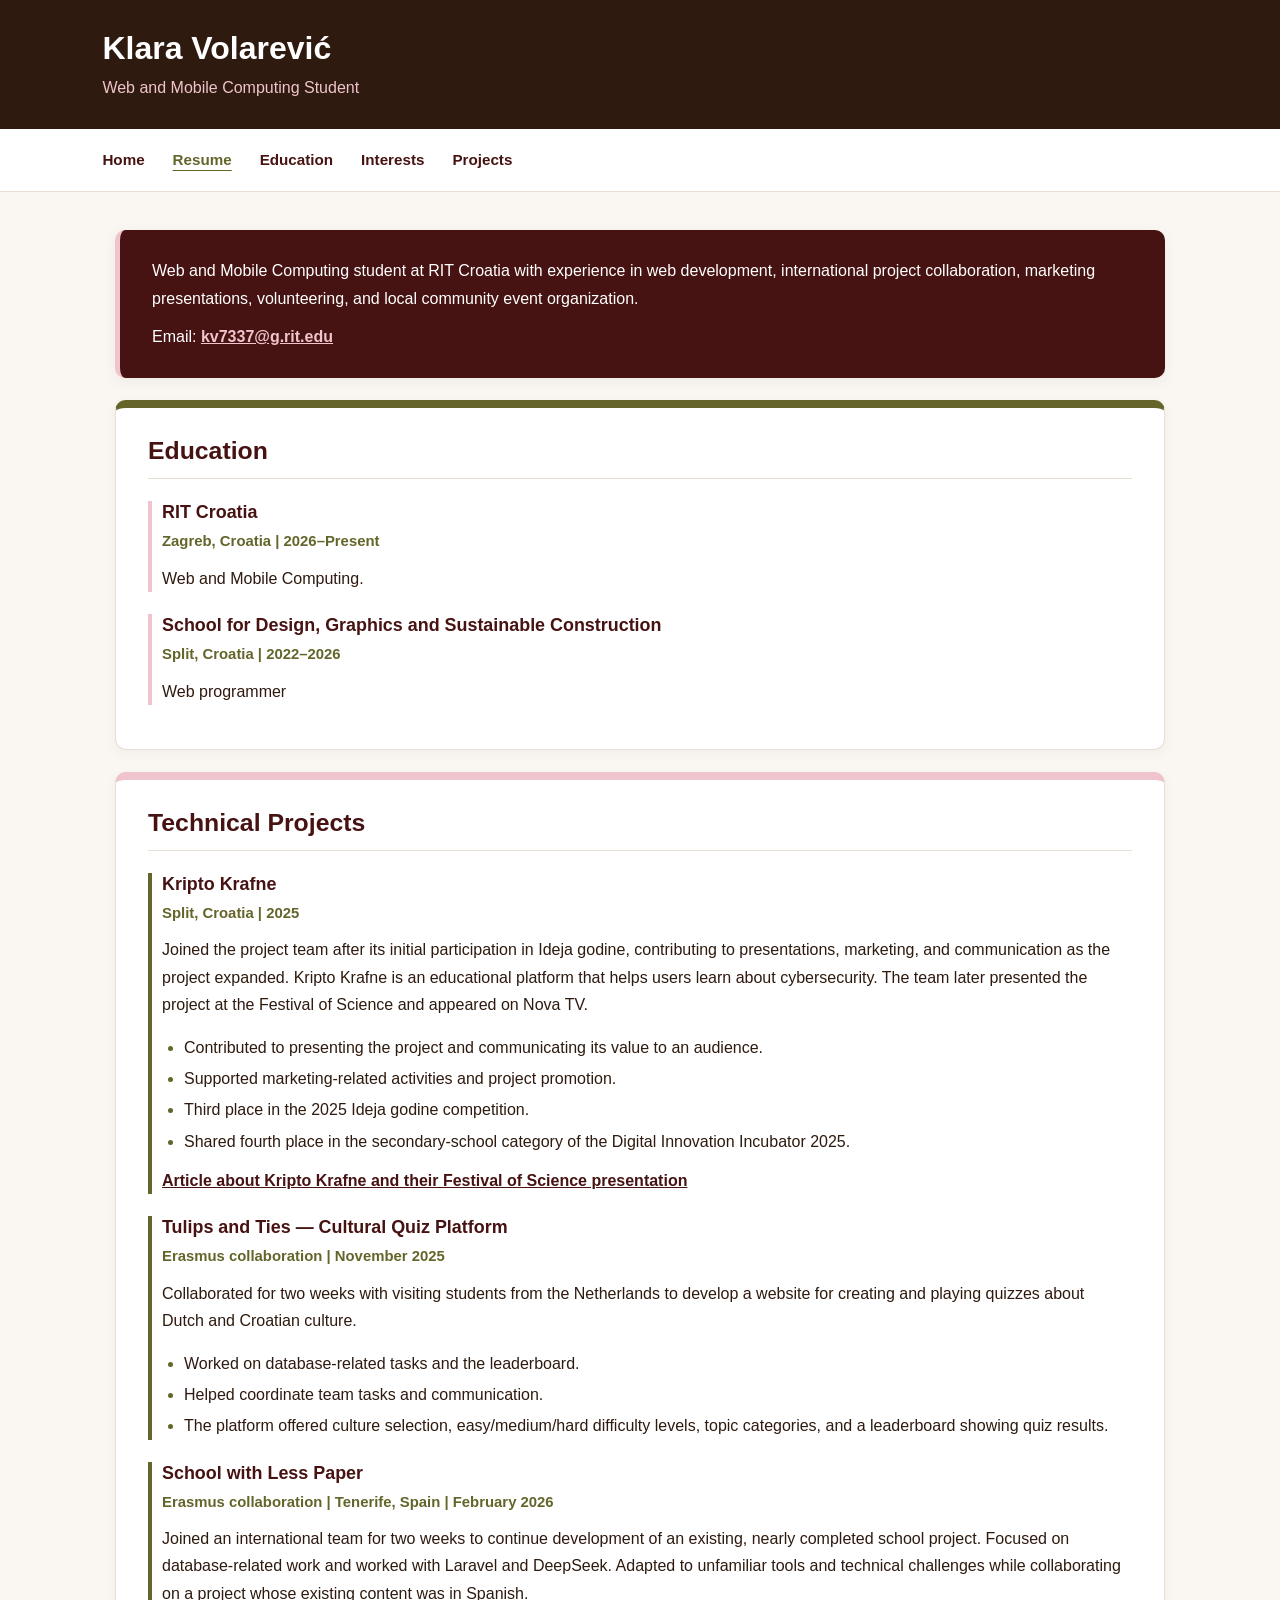
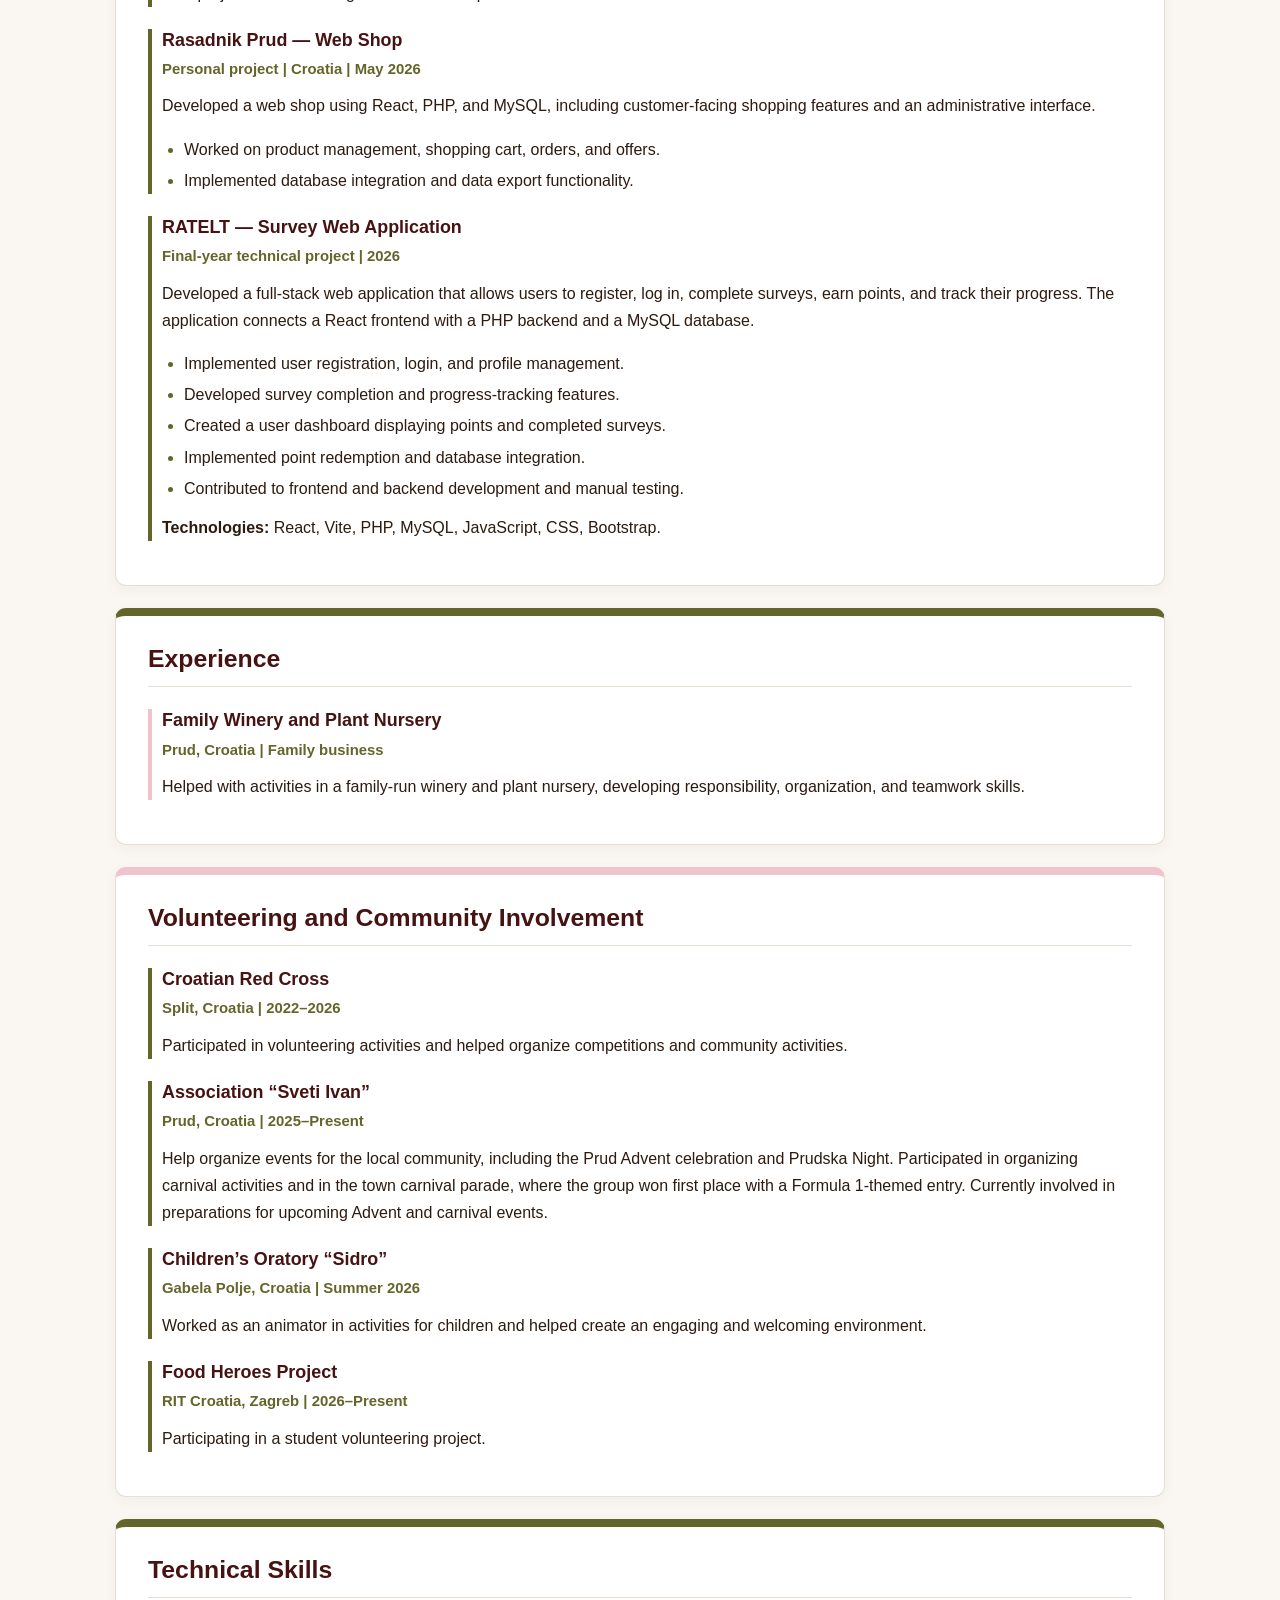
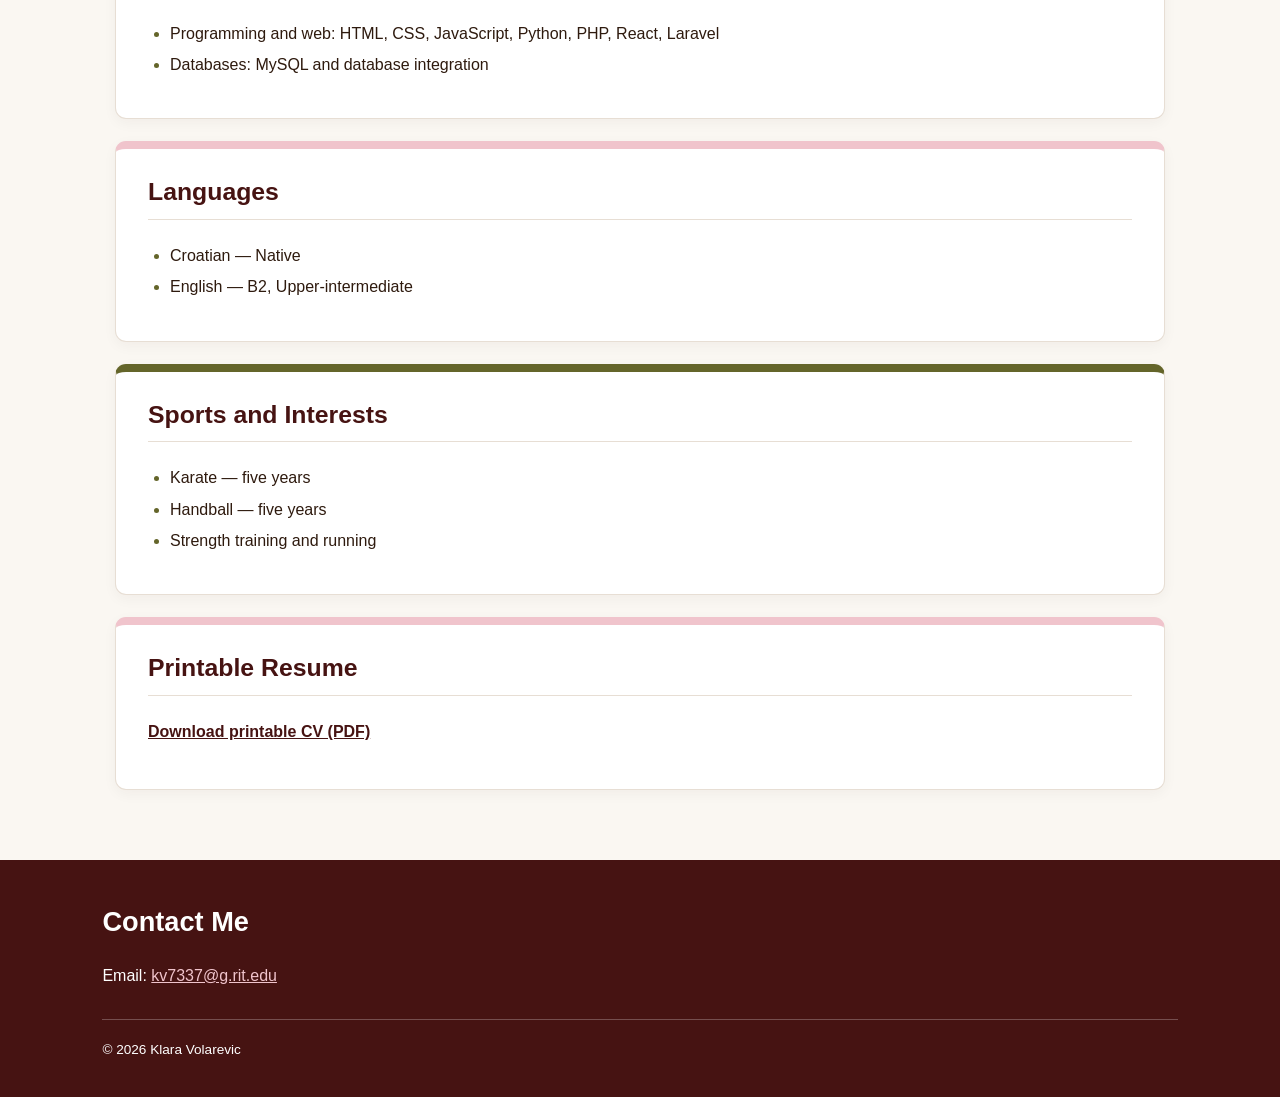
<file: project1/resume.html>
<!DOCTYPE html>
<html lang="en">

<head>
    <meta charset="UTF-8">
    <title>Resume | Klara Volarević</title>
    <link rel="stylesheet" href="assets/css/style.css">
</head>

<body class="resume-page">
    <header class="site-header">
        <h1>Klara Volarević</h1>
        <p>Web and Mobile Computing Student</p>
    </header>

    <nav class="site-nav">
        <a href="index.html">Home</a>
        <a href="resume.html" class="active">Resume</a>
        <a href="education.html">Education</a>
        <a href="interests.html">Interests</a>
        <a href="projects.html">Projects</a>
    </nav>

    <main class="resume-container">
        <header class="resume-header">
            <p>
                Web and Mobile Computing student at RIT Croatia with experience in web development,
                international project collaboration, marketing presentations, volunteering, and local
                community event organization.
            </p>
            <p>Email: <a href="mailto:kv7337@g.rit.edu">kv7337@g.rit.edu</a></p>
        </header>



        <section class="resume-section">
            <h2>Education</h2>

            <article>
                <h3>RIT Croatia</h3>
                <p>Zagreb, Croatia | 2026–Present</p>
                <p>Web and Mobile Computing.</p>
            </article>

            <article>
                <h3>School for Design, Graphics and Sustainable Construction</h3>
                <p>Split, Croatia | 2022–2026</p>
                <p>Web programmer</p>
            </article>
        </section>

        <section class="resume-section">
            <h2>Technical Projects</h2>

            <article>
                <h3>Kripto Krafne</h3>
                <p>Split, Croatia | 2025</p>
                <p>
                    Joined the project team after its initial participation in Ideja godine, contributing to
                    presentations, marketing, and communication as the project expanded. Kripto Krafne is an
                    educational platform that helps users learn about cybersecurity. The team later presented
                    the project at the Festival of Science and appeared on Nova TV.
                </p>
                <ul>
                    <li>Contributed to presenting the project and communicating its value to an audience.</li>
                    <li>Supported marketing-related activities and project promotion.</li>
                    <li>Third place in the 2025 Ideja godine competition.</li>
                    <li>Shared fourth place in the secondary-school category of the Digital Innovation Incubator 2025.
                    </li>
                </ul>
                <p>
                    <a
                        href="https://www.srednja.hr/ideja-godine/vijesti/21708/kako-unaprijediti-kiberneticku-sigurnost-ideja-splitskih-srednjoskolki-doskace-tom-vaznom-problemu/vijest">
                        Article about Kripto Krafne and their Festival of Science presentation
                    </a>
                </p>
            </article>

            <article>
                <h3>Tulips and Ties — Cultural Quiz Platform</h3>
                <p>Erasmus collaboration | November 2025</p>
                <p>
                    Collaborated for two weeks with visiting students from the Netherlands to develop
                    a website for creating and playing quizzes about Dutch and Croatian culture.
                </p>
                <ul>
                    <li>Worked on database-related tasks and the leaderboard.</li>
                    <li>Helped coordinate team tasks and communication.</li>
                    <li>The platform offered culture selection, easy/medium/hard difficulty levels,
                        topic categories, and a leaderboard showing quiz results.</li>
                </ul>
            </article>

            <article>
                <h3>School with Less Paper</h3>
                <p>Erasmus collaboration | Tenerife, Spain | February 2026</p>
                <p>
                    Joined an international team for two weeks to continue development of an existing,
                    nearly completed school project. Focused on database-related work and worked with
                    Laravel and DeepSeek. Adapted to unfamiliar tools and technical challenges while
                    collaborating on a project whose existing content was in Spanish.
                </p>
            </article>

            <article>
                <h3>Rasadnik Prud — Web Shop</h3>
                <p>Personal project | Croatia | May 2026</p>
                <p>
                    Developed a web shop using React, PHP, and MySQL, including customer-facing shopping
                    features and an administrative interface.
                </p>
                <ul>
                    <li>Worked on product management, shopping cart, orders, and offers.</li>
                    <li>Implemented database integration and data export functionality.</li>
                </ul>
            </article>

            <article>
                <h3>RATELT — Survey Web Application</h3>
                <p>Final-year technical project | 2026</p>

                <p>
                    Developed a full-stack web application that allows users to register,
                    log in, complete surveys, earn points, and track their progress.
                    The application connects a React frontend with a PHP backend
                    and a MySQL database.
                </p>

                <ul>
                    <li>Implemented user registration, login, and profile management.</li>
                    <li>Developed survey completion and progress-tracking features.</li>
                    <li>Created a user dashboard displaying points and completed surveys.</li>
                    <li>Implemented point redemption and database integration.</li>
                    <li>Contributed to frontend and backend development and manual testing.</li>
                </ul>

                <p>
                    <strong>Technologies:</strong>
                    React, Vite, PHP, MySQL, JavaScript, CSS, Bootstrap.
                </p>
            </article>

        </section>

        <section class="resume-section">
            <h2>Experience</h2>

            <article>
                <h3>Family Winery and Plant Nursery</h3>
                <p>Prud, Croatia | Family business</p>
                <p>
                    Helped with activities in a family-run winery and plant nursery, developing
                    responsibility, organization, and teamwork skills.
                </p>
            </article>
        </section>

        <section class="resume-section">
            <h2>Volunteering and Community Involvement</h2>

            <article>
                <h3>Croatian Red Cross</h3>
                <p>Split, Croatia | 2022–2026</p>
                <p>
                    Participated in volunteering activities and helped organize competitions and
                    community activities.
                </p>
            </article>

            <article>
                <h3>Association “Sveti Ivan”</h3>
                <p>Prud, Croatia | 2025–Present</p>
                <p>
                    Help organize events for the local community, including the Prud Advent celebration
                    and Prudska Night. Participated in organizing carnival activities and in the town
                    carnival parade, where the group won first place with a Formula 1-themed entry.
                    Currently involved in preparations for upcoming Advent and carnival events.
                </p>
            </article>

            <article>
                <h3>Children’s Oratory “Sidro”</h3>
                <p>Gabela Polje, Croatia | Summer 2026</p>
                <p>
                    Worked as an animator in activities for children and helped create an engaging
                    and welcoming environment.
                </p>
            </article>

            <article>
                <h3>Food Heroes Project</h3>
                <p>RIT Croatia, Zagreb | 2026–Present</p>
                <p>Participating in a student volunteering project.</p>
            </article>
        </section>

        <section class="resume-section">
            <h2>Technical Skills</h2>
            <ul>
                <li>Programming and web: HTML, CSS, JavaScript, Python, PHP, React, Laravel</li>
                <li>Databases: MySQL and database integration</li>
            </ul>
        </section>

        <section class="resume-section">
            <h2>Languages</h2>
            <ul>
                <li>Croatian — Native</li>
                <li>English — B2, Upper-intermediate</li>
            </ul>
        </section>

        <section class="resume-section">
            <h2>Sports and Interests</h2>
            <ul>
                <li>Karate — five years</li>
                <li>Handball — five years</li>
                <li>Strength training and running</li>
            </ul>
        </section>

        <section class="resume-section">
            <h2>Printable Resume</h2>
            <p><a href="assets/media/Klara_Volarevic_CV.pdf">Download printable CV (PDF)</a></p>
        </section>
    </main>

    <footer class="site-footer">
        <h2>Contact Me</h2>

        <p>
            Email:
            <a href="mailto:kv7337@g.rit.edu">kv7337@g.rit.edu</a>
        </p>

        <p class="copyright">
            &copy; 2026 Klara Volarevic
        </p>
    </footer>
</body>

</html>
</file>
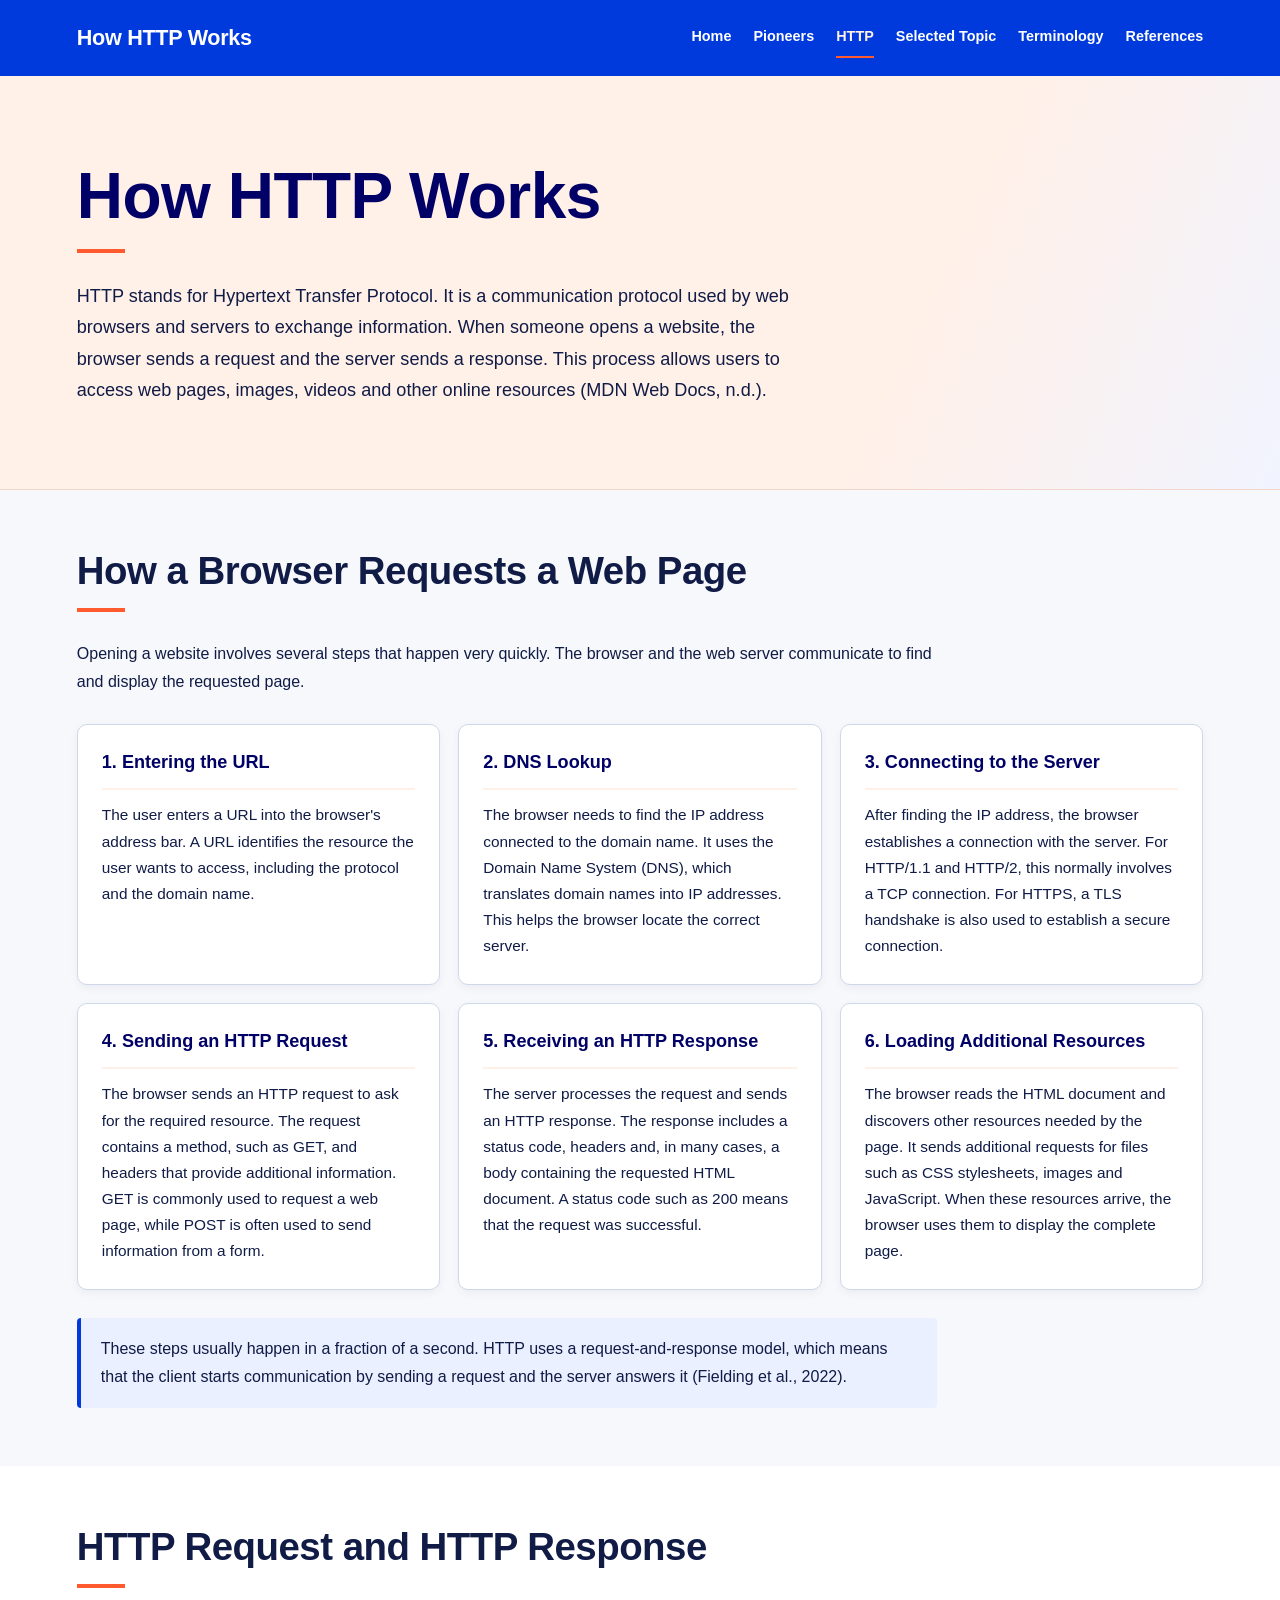
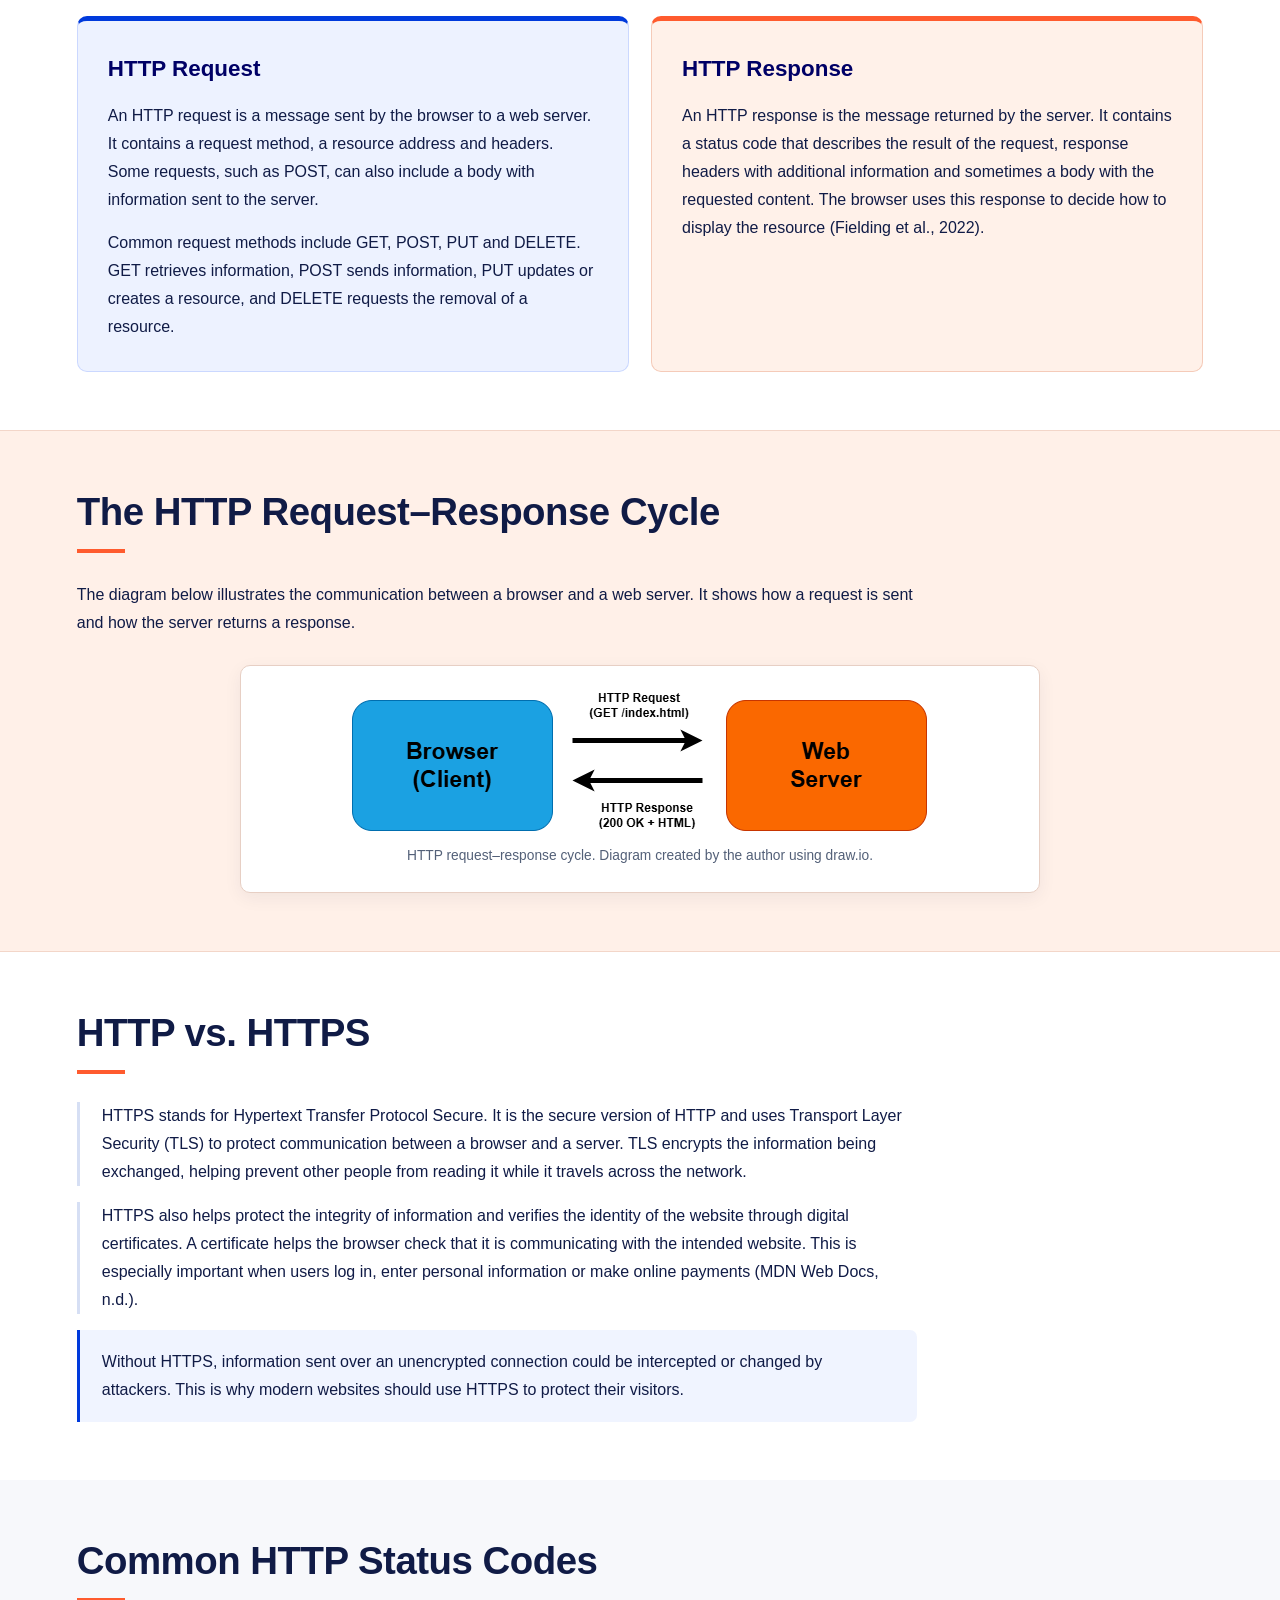
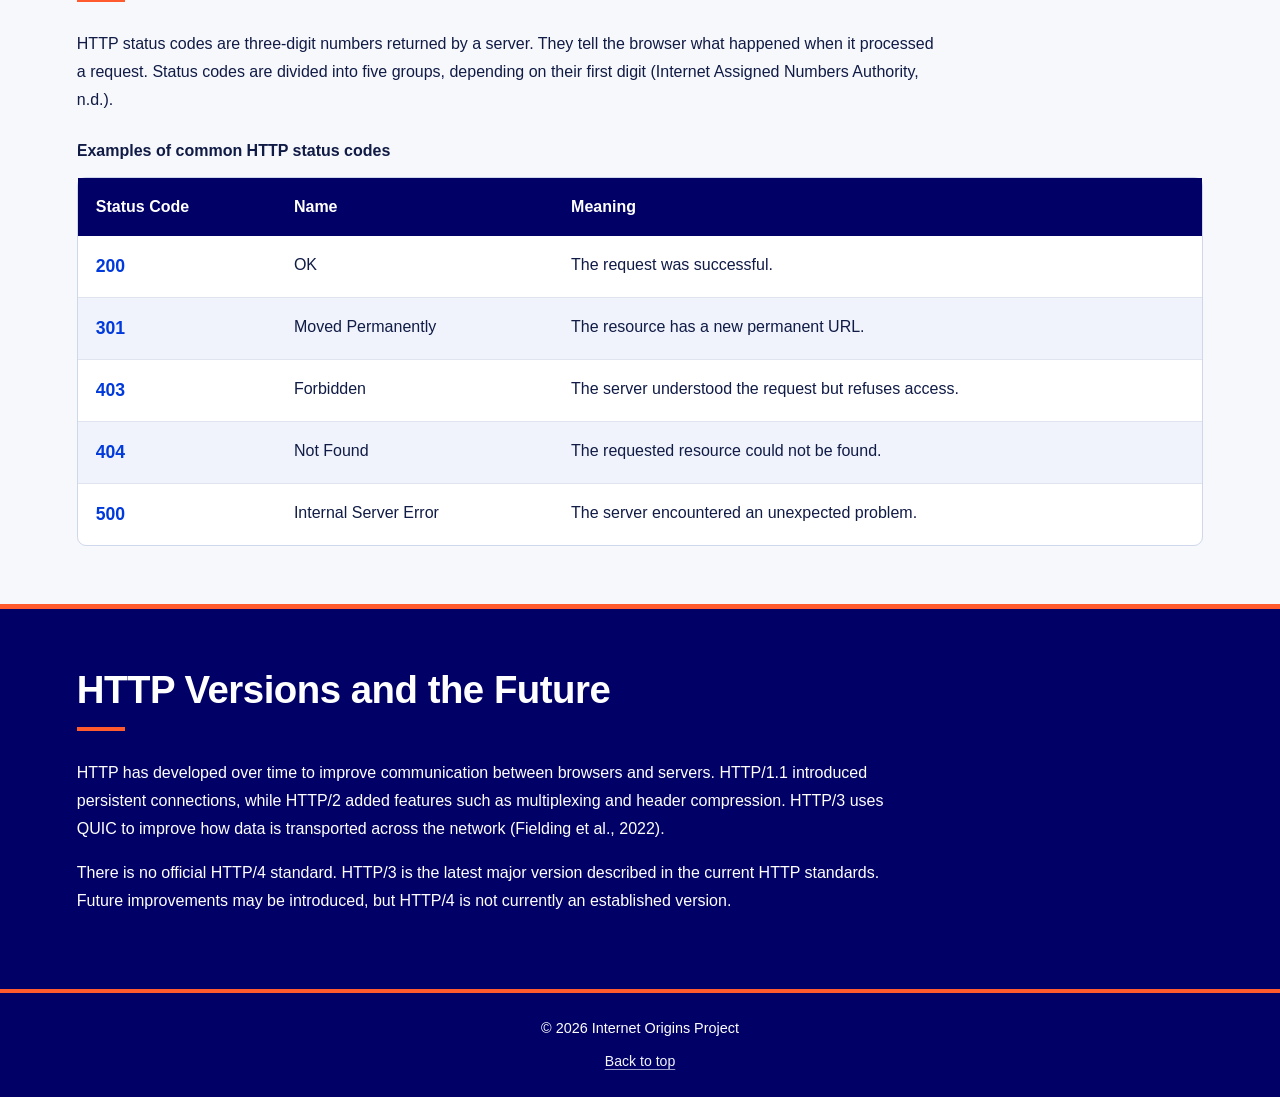
<file: project2/http.html>
<!DOCTYPE html>
<html lang="en">

<head>
    <meta charset="UTF-8">
    <meta name="viewport" content="width=device-width, initial-scale=1.0">
    <title>HTTP | Origins of the Internet and the Web</title>
    <link rel="stylesheet" href="assets/css/style.css">
</head>

<body class="http-page" id="top">

    <!-- Header and Navigation -->
    <header>
        <h1>How HTTP Works</h1>

        <button class="menu-toggle" type="button" aria-label="Toggle navigation" aria-controls="main-nav" aria-expanded="false">☰</button>
        <nav class="main-nav" id="main-nav" aria-label="Main navigation">
            <ul>
                <li><a href="index.html">Home</a></li>
                <li><a href="pioneers.html">Pioneers</a></li>
                <li><a href="http.html" class="current-page" aria-current="page">HTTP</a></li>
                <li><a href="topic.html">Selected Topic</a></li>
                <li><a href="terminology.html">Terminology</a></li>
                <li><a href="references.html">References</a></li>
            </ul>
        </nav>
    </header>

    <main>

        <!-- Introduction -->
        <section id="introduction">
            <h2>How HTTP Works</h2>

            <p>
                HTTP stands for Hypertext Transfer Protocol. It is a
                communication protocol used by web browsers and servers
                to exchange information. When someone opens a website,
                the browser sends a request and the server sends a response.
                This process allows users to access web pages, images,
                videos and other online resources (MDN Web Docs, n.d.).
            </p>
        </section>

        <!-- How a Browser Requests a Web Page -->
        <section id="request-process">
            <h2>How a Browser Requests a Web Page</h2>

            <p>
                Opening a website involves several steps that happen
                very quickly. The browser and the web server communicate
                to find and display the requested page.
            </p>

            <ol>
                <li>
                    <h3>1. Entering the URL</h3>
                    <p>
                        The user enters a URL into the browser's address
                        bar. A URL identifies the resource the user wants
                        to access, including the protocol and the domain name.
                    </p>
                </li>

                <li>
                    <h3>2. DNS Lookup</h3>
                    <p>
                        The browser needs to find the IP address connected
                        to the domain name. It uses the Domain Name System
                        (DNS), which translates domain names into IP addresses.
                        This helps the browser locate the correct server.
                    </p>
                </li>

                <li>
                    <h3>3. Connecting to the Server</h3>
                    <p>
                        After finding the IP address, the browser establishes
                        a connection with the server. For HTTP/1.1 and HTTP/2,
                        this normally involves a TCP connection. For HTTPS,
                        a TLS handshake is also used to establish a secure
                        connection.
                    </p>
                </li>

                <li>
                    <h3>4. Sending an HTTP Request</h3>
                    <p>
                        The browser sends an HTTP request to ask for the
                        required resource. The request contains a method,
                        such as GET, and headers that provide additional
                        information. GET is commonly used to request a web
                        page, while POST is often used to send information
                        from a form.
                    </p>
                </li>

                <li>
                    <h3>5. Receiving an HTTP Response</h3>
                    <p>
                        The server processes the request and sends an HTTP
                        response. The response includes a status code,
                        headers and, in many cases, a body containing the
                        requested HTML document. A status code such as
                        200 means that the request was successful.
                    </p>
                </li>

                <li>
                    <h3>6. Loading Additional Resources</h3>
                    <p>
                        The browser reads the HTML document and discovers
                        other resources needed by the page. It sends
                        additional requests for files such as CSS stylesheets,
                        images and JavaScript. When these resources arrive,
                        the browser uses them to display the complete page.
                    </p>
                </li>
            </ol>

            <p>
                These steps usually happen in a fraction of a second.
                HTTP uses a request-and-response model, which means that
                the client starts communication by sending a request
                and the server answers it (Fielding et al., 2022).
            </p>
        </section>

        <!-- HTTP Request and Response -->
        <section id="request-response">
            <h2>HTTP Request and HTTP Response</h2>

            <div class="response-grid">
                <div class="response-panel">
                    <h3>HTTP Request</h3>

                    <p>
                        An HTTP request is a message sent by the browser to a
                        web server. It contains a request method, a resource
                        address and headers. Some requests, such as POST, can
                        also include a body with information sent to the server.
                    </p>

                    <p>
                        Common request methods include GET, POST, PUT and DELETE.
                        GET retrieves information, POST sends information,
                        PUT updates or creates a resource, and DELETE requests
                        the removal of a resource.
                    </p>

                </div>
                <div class="response-panel">
                    <h3>HTTP Response</h3>

                    <p>
                        An HTTP response is the message returned by the server.
                        It contains a status code that describes the result
                        of the request, response headers with additional
                        information and sometimes a body with the requested
                        content. The browser uses this response to decide
                        how to display the resource (Fielding et al., 2022).
                    </p>
                </div>
            </div>
        </section>

        <!-- HTTP Diagram -->
        <section id="http-diagram">
            <h2>The HTTP Request–Response Cycle</h2>

            <p>
                The diagram below illustrates the communication between
                a browser and a web server. It shows how a request is
                sent and how the server returns a response.
            </p>

            <figure>
                <img src="assets/media/http-cycle.png"
                    alt="Diagram showing the HTTP request and response cycle between a browser and a web server">
                <figcaption>
                    HTTP request–response cycle. Diagram created by the author using draw.io.
                </figcaption>
            </figure>
        </section>

        <!-- HTTPS -->
        <section id="https">
            <h2>HTTP vs. HTTPS</h2>

            <p>
                HTTPS stands for Hypertext Transfer Protocol Secure.
                It is the secure version of HTTP and uses Transport
                Layer Security (TLS) to protect communication between
                a browser and a server. TLS encrypts the information
                being exchanged, helping prevent other people from
                reading it while it travels across the network.
            </p>

            <p>
                HTTPS also helps protect the integrity of information
                and verifies the identity of the website through
                digital certificates. A certificate helps the browser
                check that it is communicating with the intended
                website. This is especially important when users log
                in, enter personal information or make online payments
                (MDN Web Docs, n.d.).
            </p>

            <p>
                Without HTTPS, information sent over an unencrypted
                connection could be intercepted or changed by attackers.
                This is why modern websites should use HTTPS to protect
                their visitors.
            </p>
        </section>

        <!-- HTTP Status Codes -->
        <section id="status-codes">
            <h2>Common HTTP Status Codes</h2>

            <p>
                HTTP status codes are three-digit numbers returned
                by a server. They tell the browser what happened
                when it processed a request. Status codes are divided
                into five groups, depending on their first digit
                (Internet Assigned Numbers Authority, n.d.).
            </p>

            <table>
                <caption>Examples of common HTTP status codes</caption>

                <thead>
                    <tr>
                        <th scope="col">Status Code</th>
                        <th scope="col">Name</th>
                        <th scope="col">Meaning</th>
                    </tr>
                </thead>

                <tbody>
                    <tr>
                        <td>200</td>
                        <td>OK</td>
                        <td>The request was successful.</td>
                    </tr>

                    <tr>
                        <td>301</td>
                        <td>Moved Permanently</td>
                        <td>The resource has a new permanent URL.</td>
                    </tr>

                    <tr>
                        <td>403</td>
                        <td>Forbidden</td>
                        <td>The server understood the request but refuses access.</td>
                    </tr>

                    <tr>
                        <td>404</td>
                        <td>Not Found</td>
                        <td>The requested resource could not be found.</td>
                    </tr>

                    <tr>
                        <td>500</td>
                        <td>Internal Server Error</td>
                        <td>The server encountered an unexpected problem.</td>
                    </tr>
                </tbody>
            </table>
        </section>

        <!-- HTTP Versions -->
        <section id="http-versions">
            <h2>HTTP Versions and the Future</h2>

            <p>
                HTTP has developed over time to improve communication
                between browsers and servers. HTTP/1.1 introduced
                persistent connections, while HTTP/2 added features
                such as multiplexing and header compression. HTTP/3
                uses QUIC to improve how data is transported across
                the network (Fielding et al., 2022).
            </p>

            <p>
                There is no official HTTP/4 standard. HTTP/3 is the
                latest major version described in the current HTTP
                standards. Future improvements may be introduced,
                but HTTP/4 is not currently an established version.
            </p>
        </section>

    </main>

    <footer>
        <p>&copy; 2026 Internet Origins Project</p>
            <p><a href="#top">Back to top</a></p>
    </footer>

    <script>
        // Keep the mobile menu accessible to keyboard and touch users.
        const menuToggle = document.querySelector('.menu-toggle');
        const siteNav = document.getElementById(menuToggle.getAttribute('aria-controls'));
        function setMenuOpen(open) {
            siteNav.classList.toggle('active', open);
            menuToggle.setAttribute('aria-expanded', String(open));
        }
        menuToggle.addEventListener('click', () => {
            setMenuOpen(menuToggle.getAttribute('aria-expanded') !== 'true');
        });
        siteNav.addEventListener('click', (event) => {
            if (event.target.closest('a')) setMenuOpen(false);
        });
        document.addEventListener('keydown', (event) => {
            if (event.key === 'Escape' && menuToggle.getAttribute('aria-expanded') === 'true') {
                setMenuOpen(false);
                menuToggle.focus();
            }
        });
    </script>

</body>

</html>
</file>
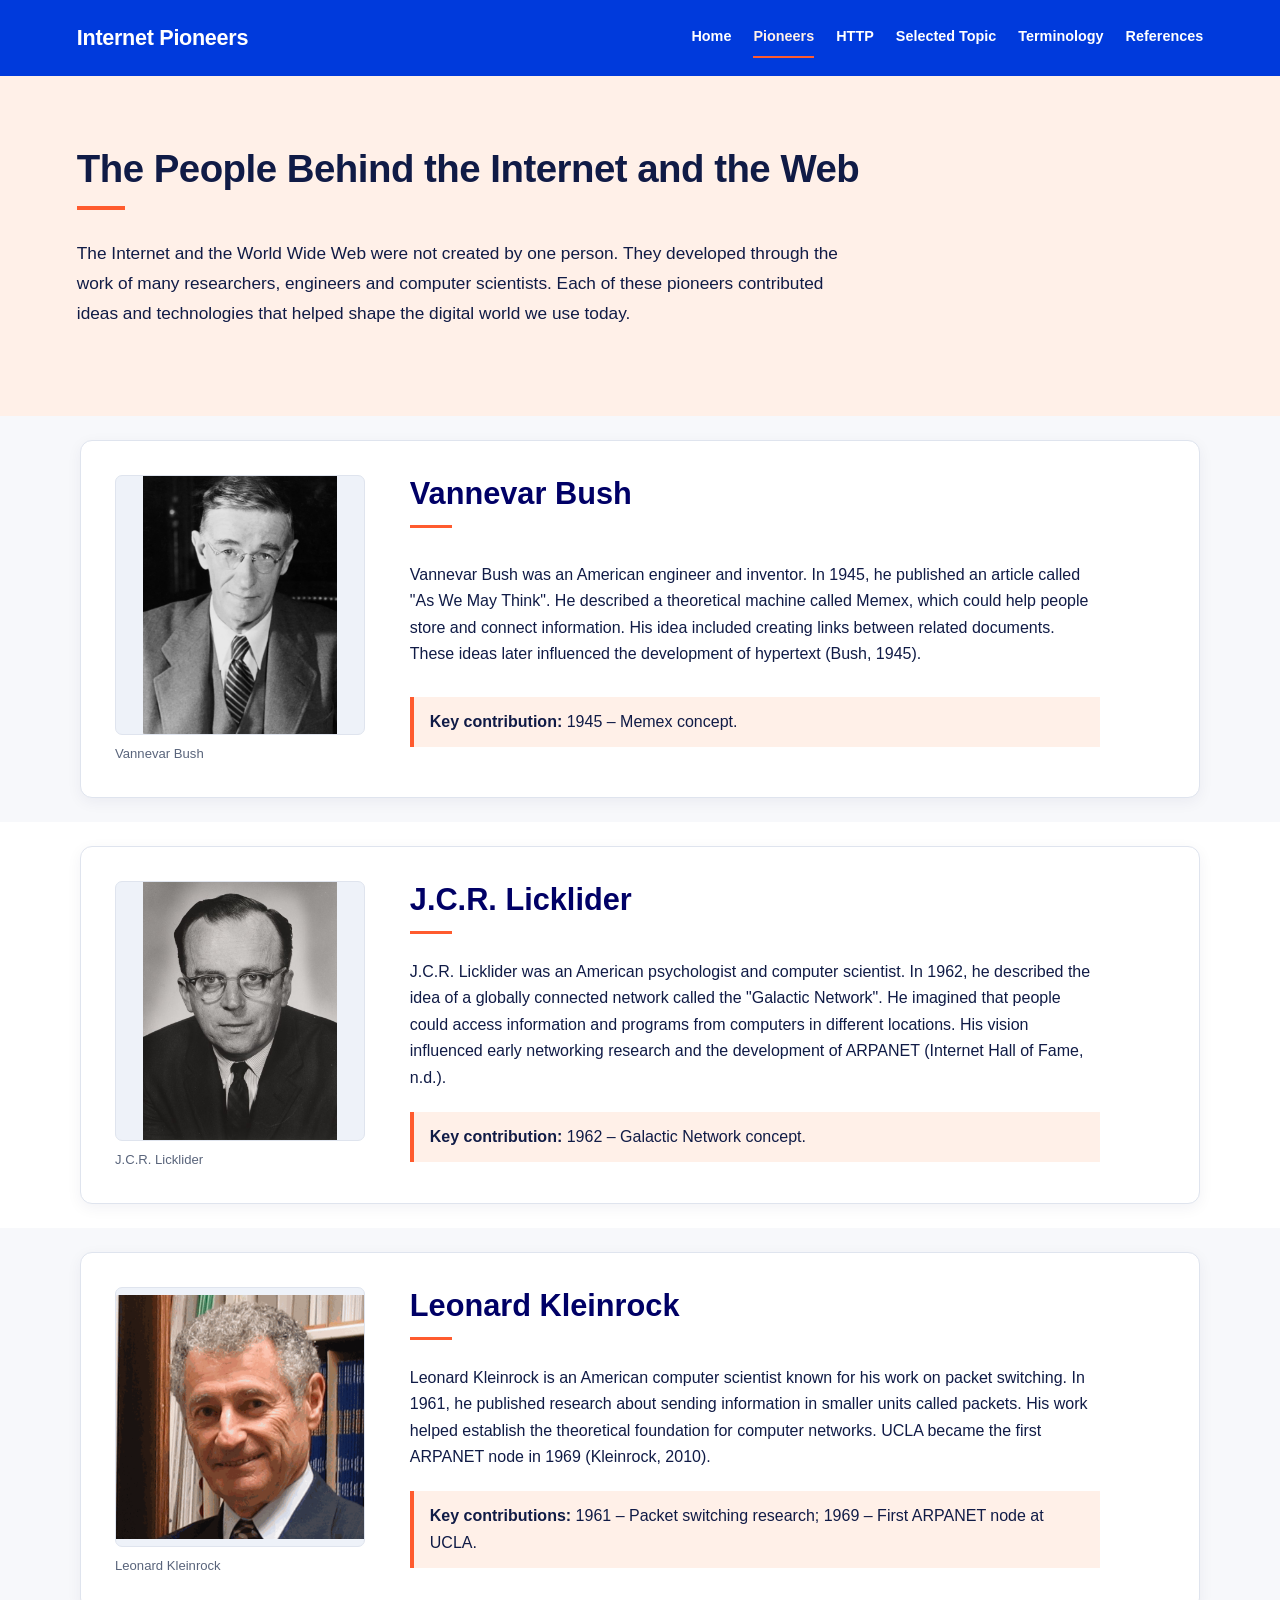
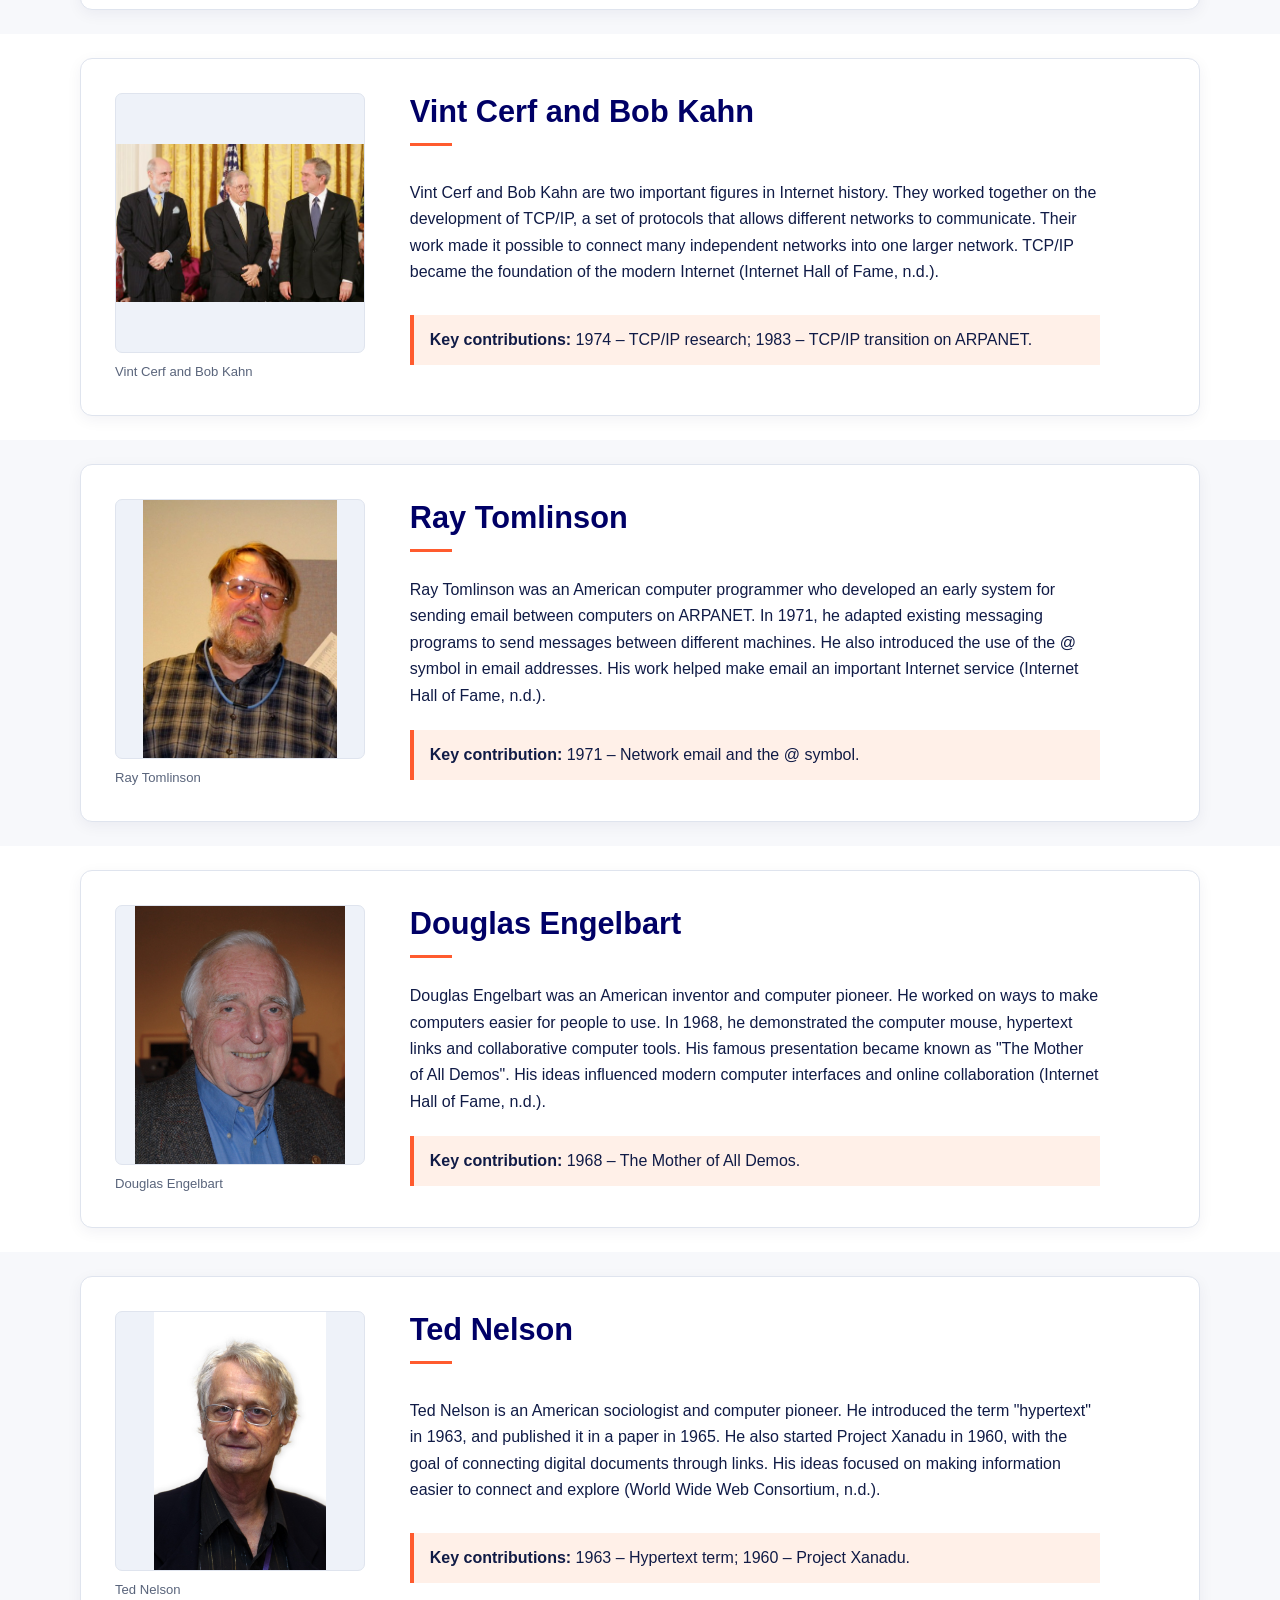
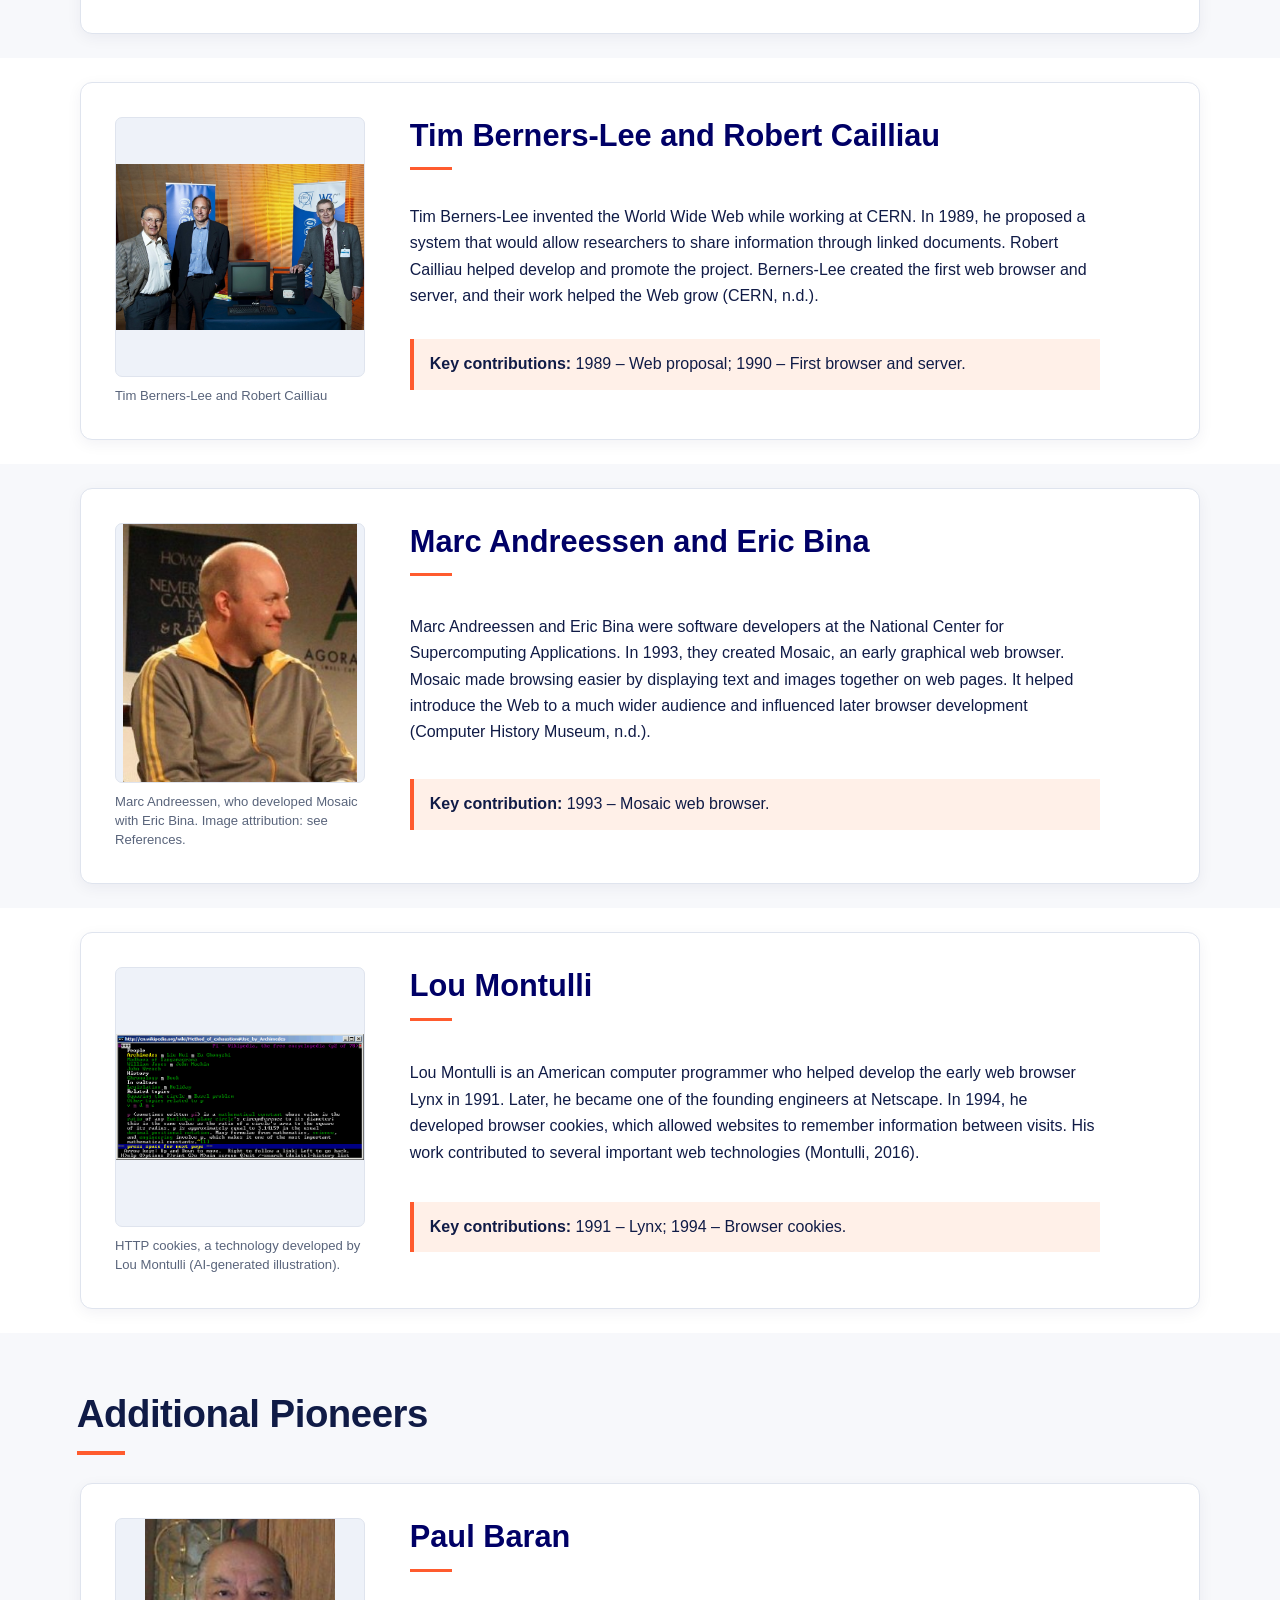
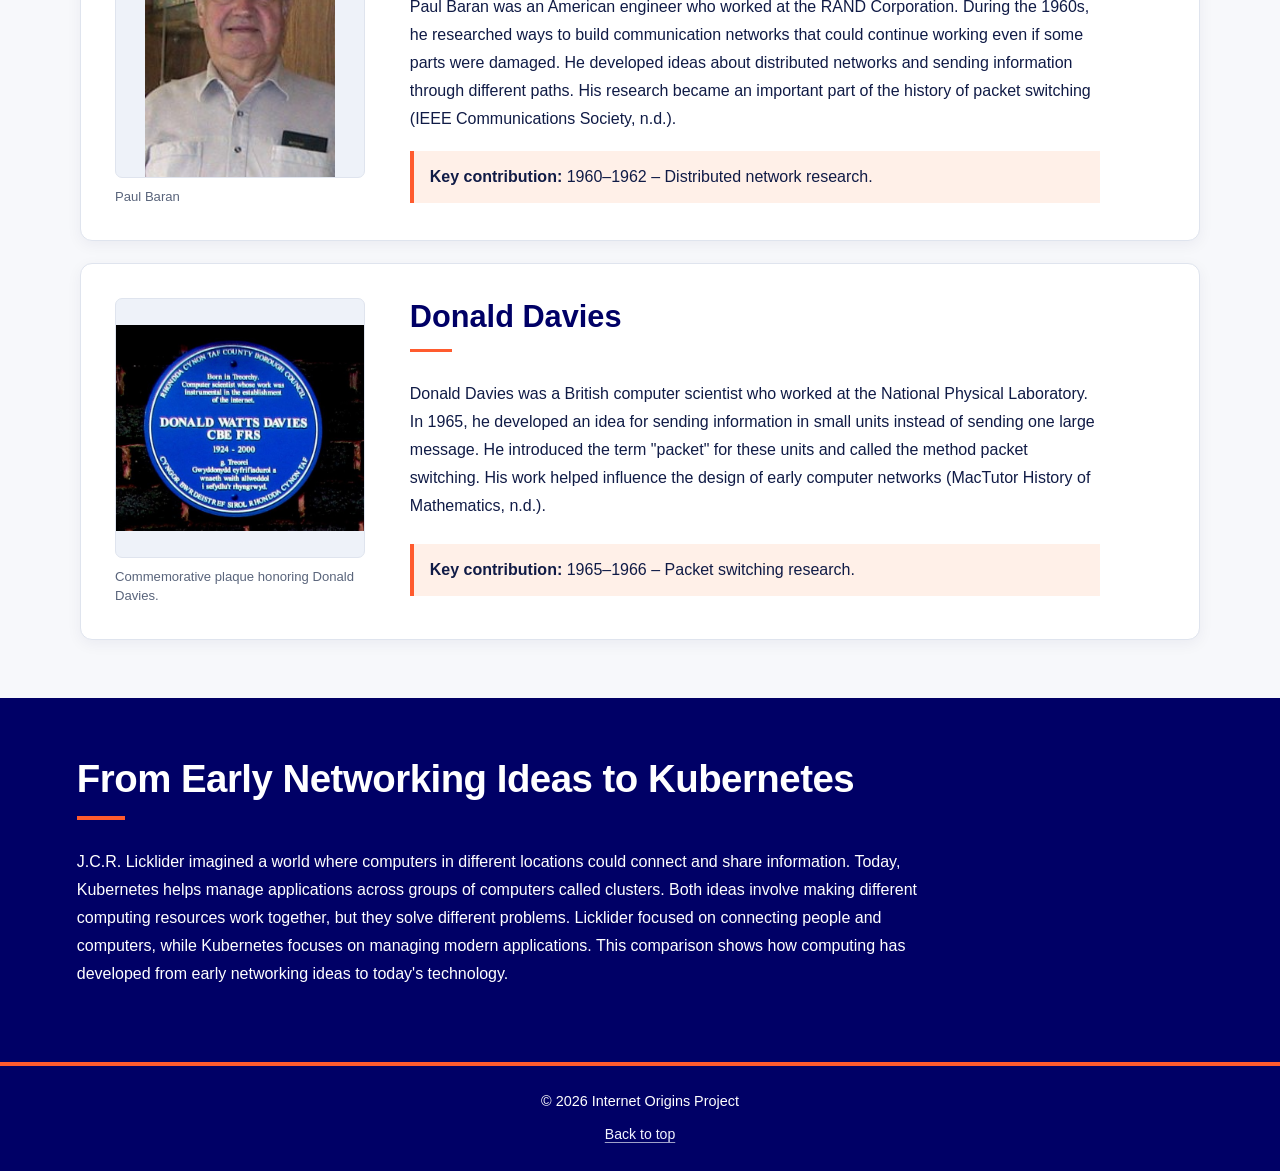
<file: project2/pioneers.html>
<!DOCTYPE html>
<html lang="en">

<head>
    <meta charset="UTF-8">
    <meta name="viewport" content="width=device-width, initial-scale=1.0">
    <title>Pioneers | Origins of the Internet and the Web</title>
    <link rel="stylesheet" href="assets/css/style.css">
</head>

<body class="pioneers-page" id="top">

    <!-- Header and Navigation -->
    <header>
        <h1>Internet Pioneers</h1>

        <button class="menu-toggle" type="button" aria-label="Toggle navigation" aria-expanded="false"
            aria-controls="site-nav">☰</button>
        <nav id="site-nav" aria-label="Main navigation">
            <ul>
                <li><a href="index.html">Home</a></li>
                <li><a href="pioneers.html" aria-current="page" class="current-page">Pioneers</a></li>
                <li><a href="http.html">HTTP</a></li>
                <li><a href="topic.html">Selected Topic</a></li>
                <li><a href="terminology.html">Terminology</a></li>
                <li><a href="references.html">References</a></li>
            </ul>
        </nav>
    </header>

    <main>

        <!-- Introduction -->
        <section id="pioneers-intro">
            <h2>The People Behind the Internet and the Web</h2>

            <p>
                The Internet and the World Wide Web were not created by
                one person. They developed through the work of many
                researchers, engineers and computer scientists.
                Each of these pioneers contributed ideas and technologies
                that helped shape the digital world we use today.
            </p>
        </section>

        <!-- Vannevar Bush -->
        <div class="pioneer-entry" id="vannevar-bush">
            <article class="pioneer-card">
                <h3>Vannevar Bush</h3>

                <figure>
                    <img src="assets/media/vannevar-bush.jpg" alt="Portrait of Vannevar Bush">
                    <figcaption>Vannevar Bush</figcaption>
                </figure>

                <p>
                    Vannevar Bush was an American engineer and inventor.
                    In 1945, he published an article called "As We May Think".
                    He described a theoretical machine called Memex, which
                    could help people store and connect information.
                    His idea included creating links between related documents.
                    These ideas later influenced the development of hypertext
                    (Bush, 1945).
                </p>

                <p><strong>Key contribution:</strong> 1945 – Memex concept.</p>
            </article>
        </div>

        <!-- J.C.R. Licklider -->
        <div class="pioneer-entry" id="licklider">
            <article class="pioneer-card">
                <h3>J.C.R. Licklider</h3>

                <figure>
                    <img src="assets/media/licklider.jpg" alt="Portrait of J.C.R. Licklider">
                    <figcaption>J.C.R. Licklider</figcaption>
                </figure>

                <p>
                    J.C.R. Licklider was an American psychologist and
                    computer scientist. In 1962, he described the idea
                    of a globally connected network called the
                    "Galactic Network". He imagined that people could
                    access information and programs from computers
                    in different locations. His vision influenced early
                    networking research and the development of ARPANET
                    (Internet Hall of Fame, n.d.).
                </p>

                <p><strong>Key contribution:</strong> 1962 – Galactic Network concept.</p>
            </article>
        </div>

        <!-- Leonard Kleinrock -->
        <div class="pioneer-entry" id="kleinrock">
            <article class="pioneer-card">
                <h3>Leonard Kleinrock</h3>

                <figure>
                    <img src="assets/media/leonard-kleinrock.png" alt="Portrait of Leonard Kleinrock">
                    <figcaption>Leonard Kleinrock</figcaption>
                </figure>

                <p>
                    Leonard Kleinrock is an American computer scientist
                    known for his work on packet switching. In 1961,
                    he published research about sending information
                    in smaller units called packets. His work helped
                    establish the theoretical foundation for computer
                    networks. UCLA became the first ARPANET node in 1969
                    (Kleinrock, 2010).
                </p>

                <p><strong>Key contributions:</strong> 1961 – Packet switching research; 1969 – First ARPANET node at
                    UCLA.</p>
            </article>
        </div>

        <!-- Vint Cerf and Bob Kahn -->
        <div class="pioneer-entry" id="cerf-kahn">
            <article class="pioneer-card">
                <h3>Vint Cerf and Bob Kahn</h3>

                <figure>
                    <img src="assets/media/cerf-kahn.jpg" alt="Vint Cerf and Bob Kahn">
                    <figcaption>Vint Cerf and Bob Kahn</figcaption>
                </figure>

                <p>
                    Vint Cerf and Bob Kahn are two important figures
                    in Internet history. They worked together on the
                    development of TCP/IP, a set of protocols that
                    allows different networks to communicate.
                    Their work made it possible to connect many
                    independent networks into one larger network.
                    TCP/IP became the foundation of the modern Internet
                    (Internet Hall of Fame, n.d.).
                </p>

                <p><strong>Key contributions:</strong> 1974 – TCP/IP research; 1983 – TCP/IP transition on ARPANET.</p>
            </article>
        </div>

        <!-- Ray Tomlinson -->
        <div class="pioneer-entry" id="tomlinson">
            <article class="pioneer-card">
                <h3>Ray Tomlinson</h3>

                <figure>
                    <img src="assets/media/ray-tomlinson.jpg" alt="Portrait of Ray Tomlinson">
                    <figcaption>Ray Tomlinson</figcaption>
                </figure>

                <p>
                    Ray Tomlinson was an American computer programmer
                    who developed an early system for sending email
                    between computers on ARPANET. In 1971, he adapted
                    existing messaging programs to send messages
                    between different machines. He also introduced
                    the use of the @ symbol in email addresses.
                    His work helped make email an important Internet
                    service (Internet Hall of Fame, n.d.).
                </p>

                <p><strong>Key contribution:</strong> 1971 – Network email and the @ symbol.</p>
            </article>
        </div>

        <!-- Douglas Engelbart -->
        <div class="pioneer-entry" id="engelbart">
            <article class="pioneer-card">
                <h3>Douglas Engelbart</h3>

                <figure>
                    <img src="assets/media/douglas-engelbart.jpg" alt="Portrait of Douglas Engelbart">
                    <figcaption>Douglas Engelbart</figcaption>
                </figure>

                <p>
                    Douglas Engelbart was an American inventor and
                    computer pioneer. He worked on ways to make
                    computers easier for people to use. In 1968,
                    he demonstrated the computer mouse, hypertext
                    links and collaborative computer tools.
                    His famous presentation became known as
                    "The Mother of All Demos". His ideas influenced
                    modern computer interfaces and online collaboration
                    (Internet Hall of Fame, n.d.).
                </p>

                <p><strong>Key contribution:</strong> 1968 – The Mother of All Demos.</p>
            </article>
        </div>

        <!-- Ted Nelson -->
        <div class="pioneer-entry" id="ted-nelson">
            <article class="pioneer-card">
                <h3>Ted Nelson</h3>

                <figure>
                    <img src="assets/media/ted-nelson.jpg" alt="Portrait of Ted Nelson">
                    <figcaption>Ted Nelson</figcaption>
                </figure>

                <p>
                    Ted Nelson is an American sociologist and computer
                    pioneer. He introduced the term "hypertext" in 1963,
                    and published it in a paper in 1965. He also started
                    Project Xanadu in 1960, with the goal of connecting
                    digital documents through links. His ideas focused
                    on making information easier to connect and explore
                    (World Wide Web Consortium, n.d.).
                </p>

                <p><strong>Key contributions:</strong> 1963 – Hypertext term; 1960 – Project Xanadu.</p>
            </article>
        </div>

        <!-- Tim Berners-Lee and Robert Cailliau -->
        <div class="pioneer-entry" id="berners-lee-cailliau">
            <article class="pioneer-card">
                <h3>Tim Berners-Lee and Robert Cailliau</h3>

                <figure>
                    <img src="assets/media/berners-lee-cailliau.jpg" alt="Tim Berners-Lee and Robert Cailliau">
                    <figcaption>Tim Berners-Lee and Robert Cailliau</figcaption>
                </figure>

                <p>
                    Tim Berners-Lee invented the World Wide Web while
                    working at CERN. In 1989, he proposed a system
                    that would allow researchers to share information
                    through linked documents. Robert Cailliau helped
                    develop and promote the project. Berners-Lee created
                    the first web browser and server, and their work
                    helped the Web grow (CERN, n.d.).
                </p>

                <p><strong>Key contributions:</strong> 1989 – Web proposal; 1990 – First browser and server.</p>
            </article>
        </div>

        <!-- Marc Andreessen and Eric Bina -->
        <div class="pioneer-entry" id="andreessen-bina">
            <article class="pioneer-card">
                <h3>Marc Andreessen and Eric Bina</h3>

                <figure>
                    <img src="assets/media/marc-andreessen.jpg" alt="Portrait of Marc Andreessen">
                    <figcaption>Marc Andreessen, who developed Mosaic with Eric Bina. Image attribution: see References.
                    </figcaption>
                </figure>

                <p>
                    Marc Andreessen and Eric Bina were software developers
                    at the National Center for Supercomputing Applications.
                    In 1993, they created Mosaic, an early graphical
                    web browser. Mosaic made browsing easier by displaying
                    text and images together on web pages. It helped
                    introduce the Web to a much wider audience and
                    influenced later browser development
                    (Computer History Museum, n.d.).
                </p>

                <p><strong>Key contribution:</strong> 1993 – Mosaic web browser.</p>
            </article>
        </div>

        <!-- Lou Montulli -->
        <div class="pioneer-entry" id="montulli">
            <article class="pioneer-card">
                <h3>Lou Montulli</h3>

                <figure>
                    <img src="assets/media/lou-montulli.png" alt="Illustration of a browser with an HTTP cookie">
                    <figcaption>HTTP cookies, a technology developed by Lou Montulli (AI-generated illustration).
                    </figcaption>
                </figure>

                <p>
                    Lou Montulli is an American computer programmer
                    who helped develop the early web browser Lynx
                    in 1991. Later, he became one of the founding
                    engineers at Netscape. In 1994, he developed
                    browser cookies, which allowed websites to remember
                    information between visits. His work contributed
                    to several important web technologies
                    (Montulli, 2016).
                </p>

                <p><strong>Key contributions:</strong> 1991 – Lynx; 1994 – Browser cookies.</p>
            </article>
        </div>

        <!-- Additional Pioneers -->
        <section id="additional-pioneers">
            <h2>Additional Pioneers</h2>

            <!-- Paul Baran -->
            <article class="pioneer-card" id="paul-baran">
                <h3>Paul Baran</h3>

                <figure>
                    <img src="assets/media/paul-baran.jpg" alt="Portrait of Paul Baran">
                    <figcaption>Paul Baran</figcaption>
                </figure>

                <p>
                    Paul Baran was an American engineer who worked
                    at the RAND Corporation. During the 1960s, he
                    researched ways to build communication networks
                    that could continue working even if some parts
                    were damaged. He developed ideas about distributed
                    networks and sending information through different
                    paths. His research became an important part of
                    the history of packet switching (IEEE Communications Society, n.d.).
                </p>

                <p><strong>Key contribution:</strong> 1960–1962 – Distributed network research.</p>
            </article>

            <!-- Donald Davies -->
            <article class="pioneer-card" id="donald-davies">
                <h3>Donald Davies</h3>

                <figure>
                    <img src="assets/media/donald-davies.jpg" alt="Commemorative plaque dedicated to Donald Davies">
                    <figcaption>Commemorative plaque honoring Donald Davies.</figcaption>
                </figure>

                <p>
                    Donald Davies was a British computer scientist
                    who worked at the National Physical Laboratory.
                    In 1965, he developed an idea for sending information
                    in small units instead of sending one large message.
                    He introduced the term "packet" for these units
                    and called the method packet switching. His work
                    helped influence the design of early computer
                    networks (MacTutor History of Mathematics, n.d.).
                </p>

                <p><strong>Key contribution:</strong> 1965–1966 – Packet switching research.</p>
            </article>
        </section>

        <!-- Comparison with Kubernetes -->
        <section id="kubernetes-comparison">
            <h2>From Early Networking Ideas to Kubernetes</h2>

            <p>
                J.C.R. Licklider imagined a world where computers
                in different locations could connect and share
                information. Today, Kubernetes helps manage
                applications across groups of computers called clusters.
                Both ideas involve making different computing resources
                work together, but they solve different problems.
                Licklider focused on connecting people and computers,
                while Kubernetes focuses on managing modern applications.
                This comparison shows how computing has developed
                from early networking ideas to today's technology.
            </p>
        </section>

    </main>

    <!-- Footer -->
    <footer>
        <p>&copy; 2026 Internet Origins Project</p>
        <p><a href="#top">Back to top</a></p>
    </footer>

    <script>
        // Keep the mobile menu accessible to keyboard and touch users.
        const menuToggle = document.querySelector('.menu-toggle');
        const siteNav = document.getElementById(menuToggle.getAttribute('aria-controls'));
        function setMenuOpen(open) {
            siteNav.classList.toggle('active', open);
            menuToggle.setAttribute('aria-expanded', String(open));
        }
        menuToggle.addEventListener('click', () => {
            setMenuOpen(menuToggle.getAttribute('aria-expanded') !== 'true');
        });
        siteNav.addEventListener('click', (event) => {
            if (event.target.closest('a')) setMenuOpen(false);
        });
        document.addEventListener('keydown', (event) => {
            if (event.key === 'Escape' && menuToggle.getAttribute('aria-expanded') === 'true') {
                setMenuOpen(false);
                menuToggle.focus();
            }
        });
    </script>
</body>

</html>
</file>
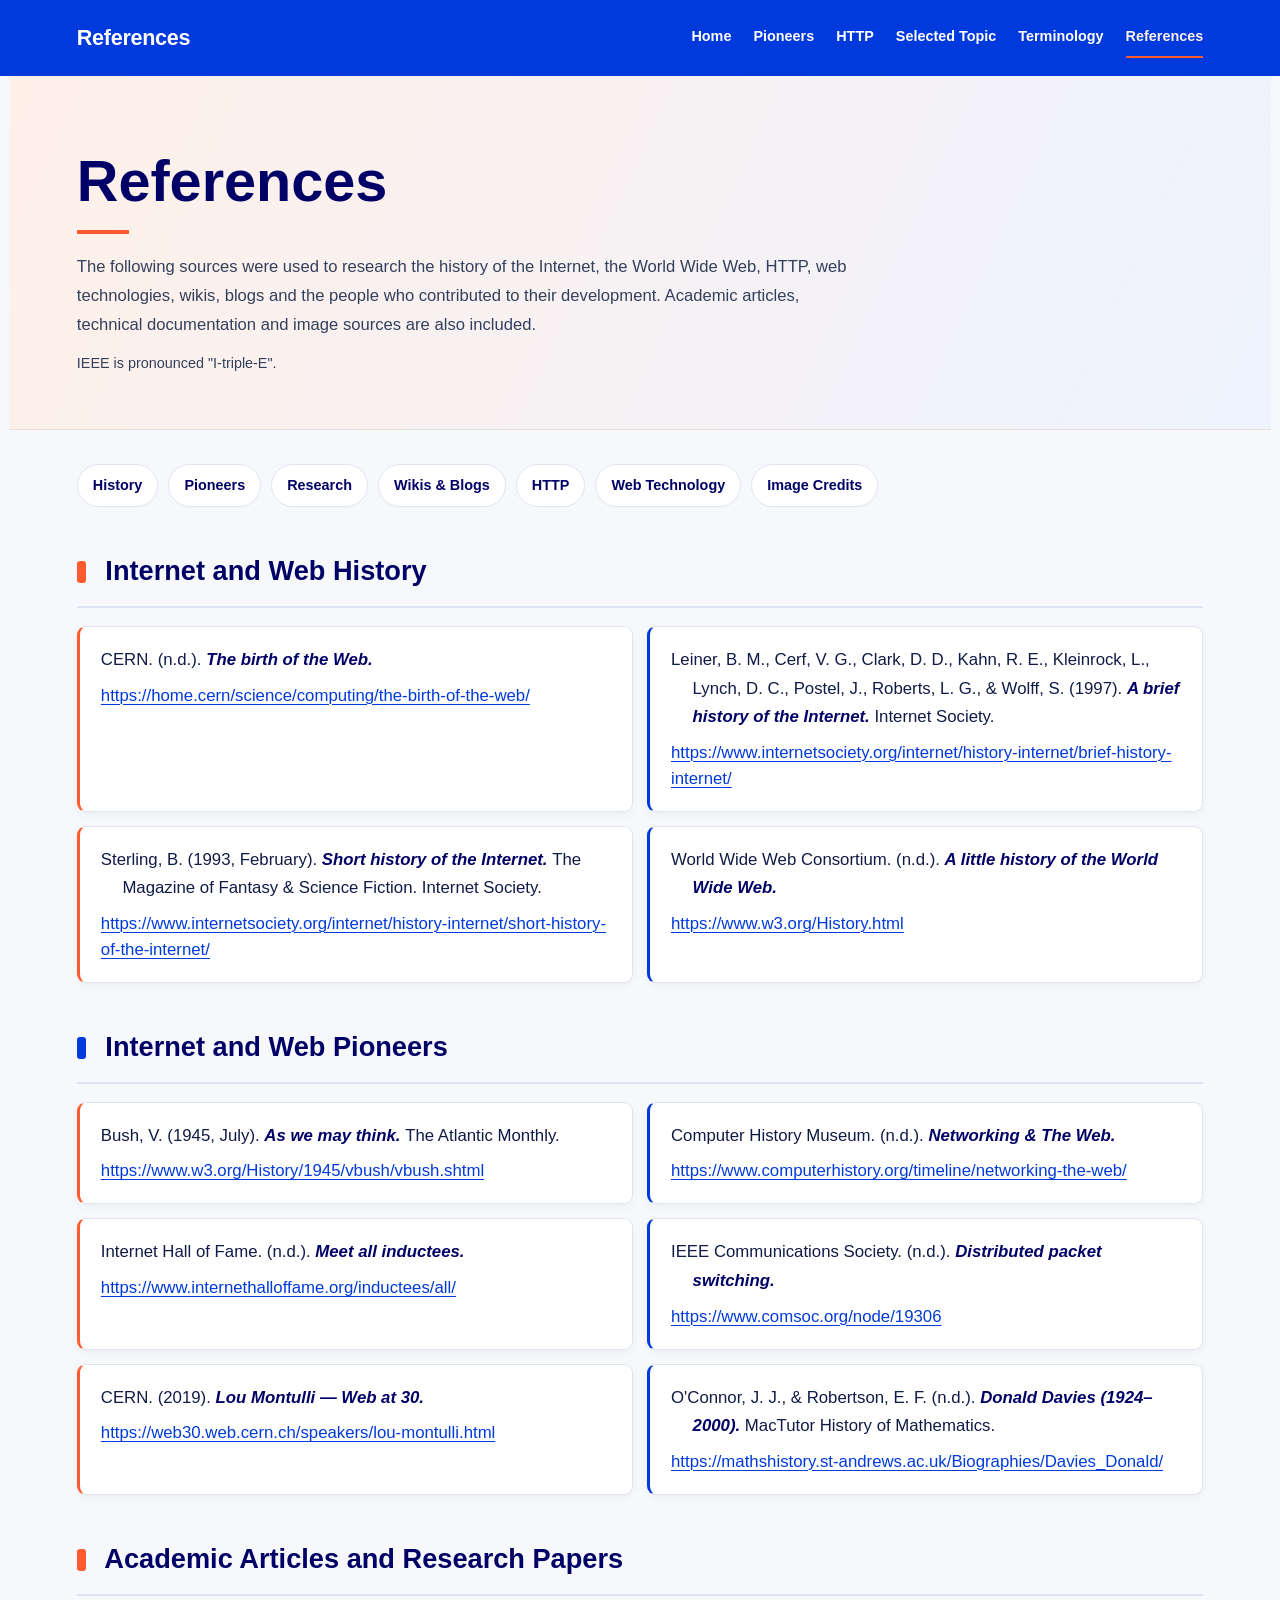
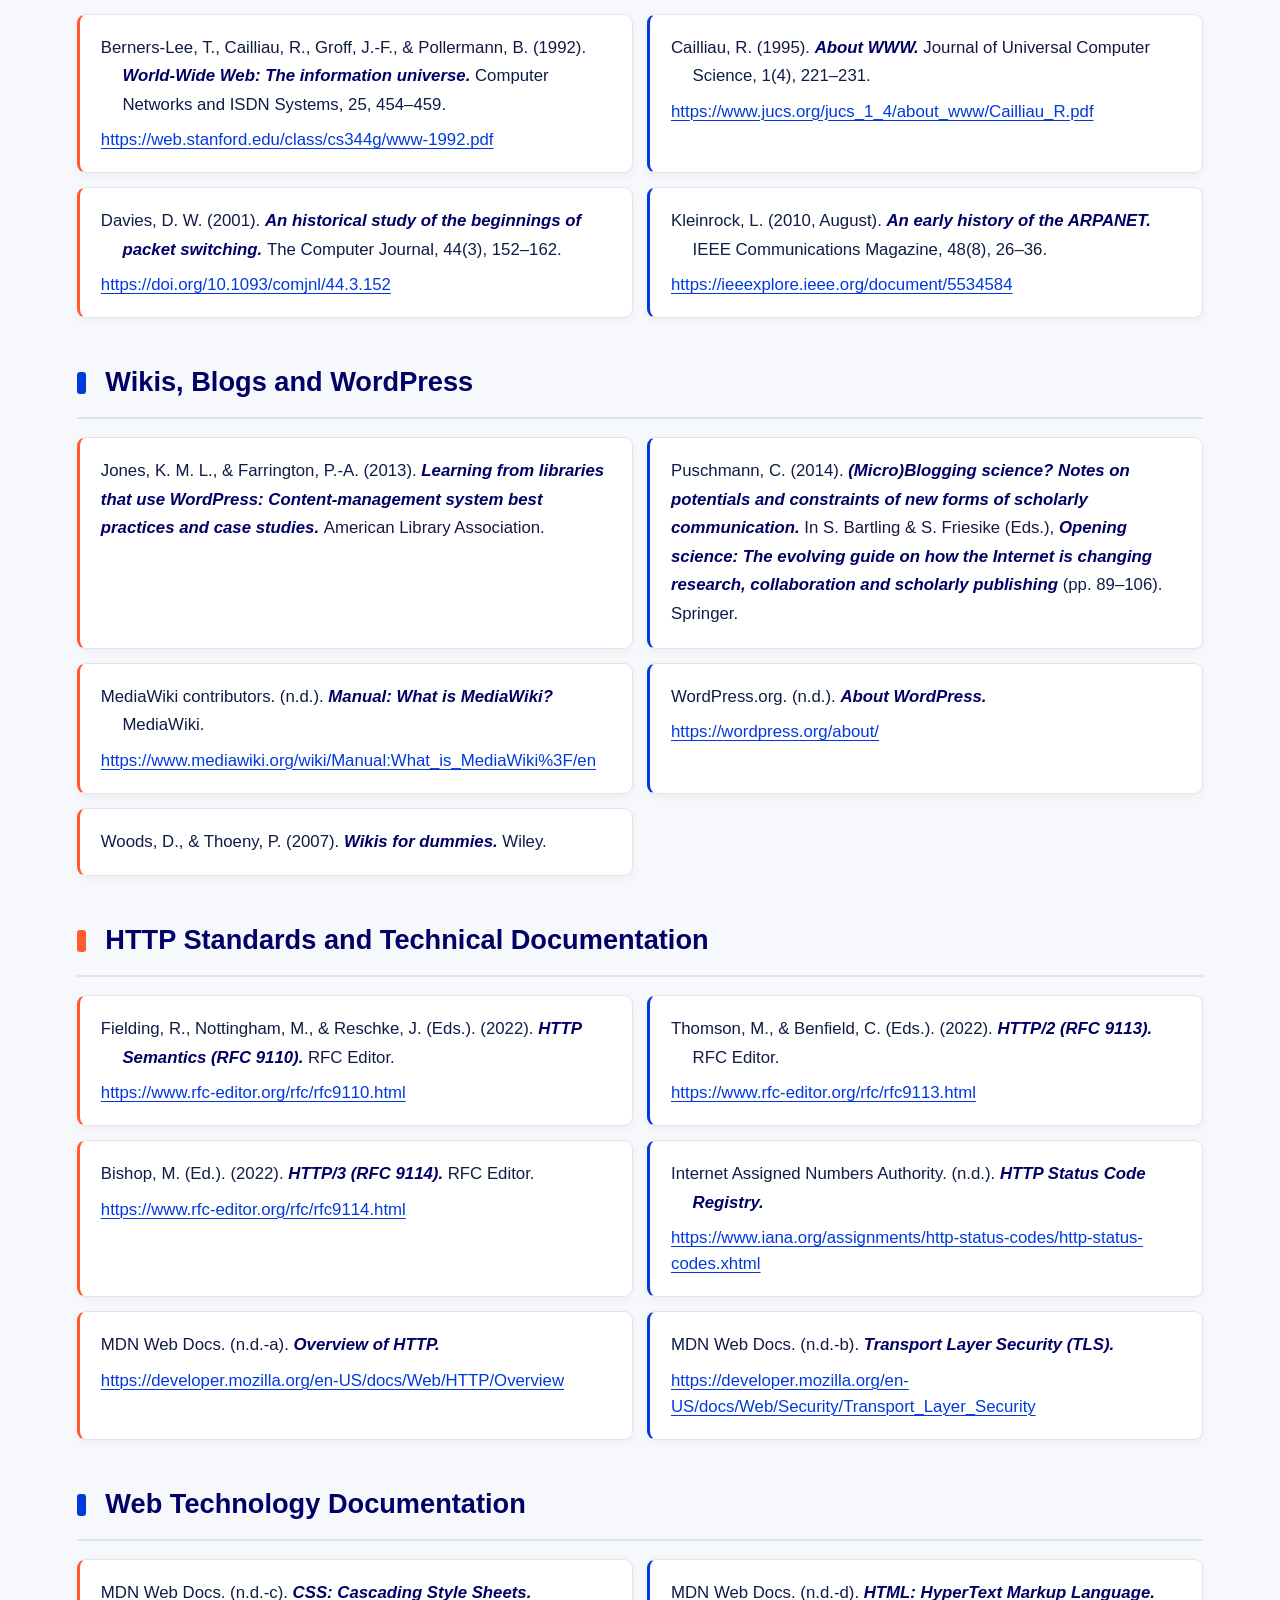
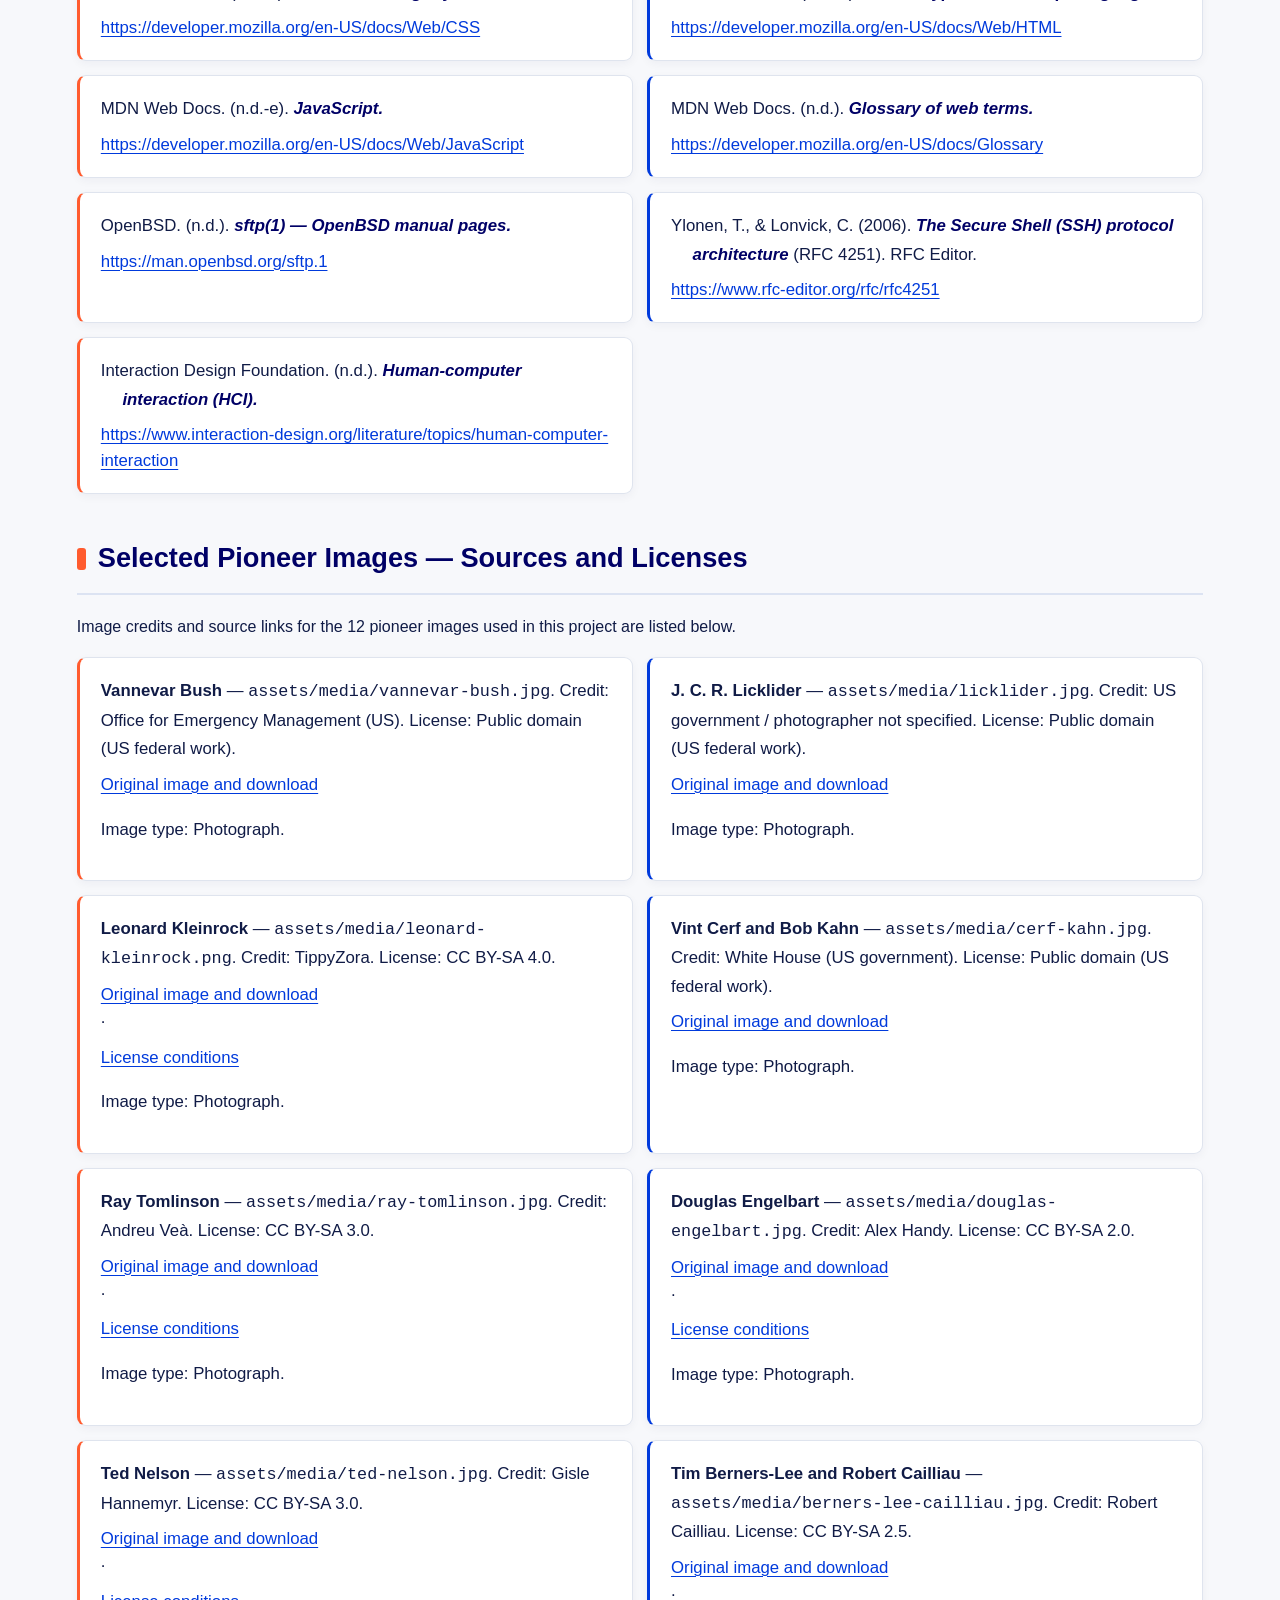
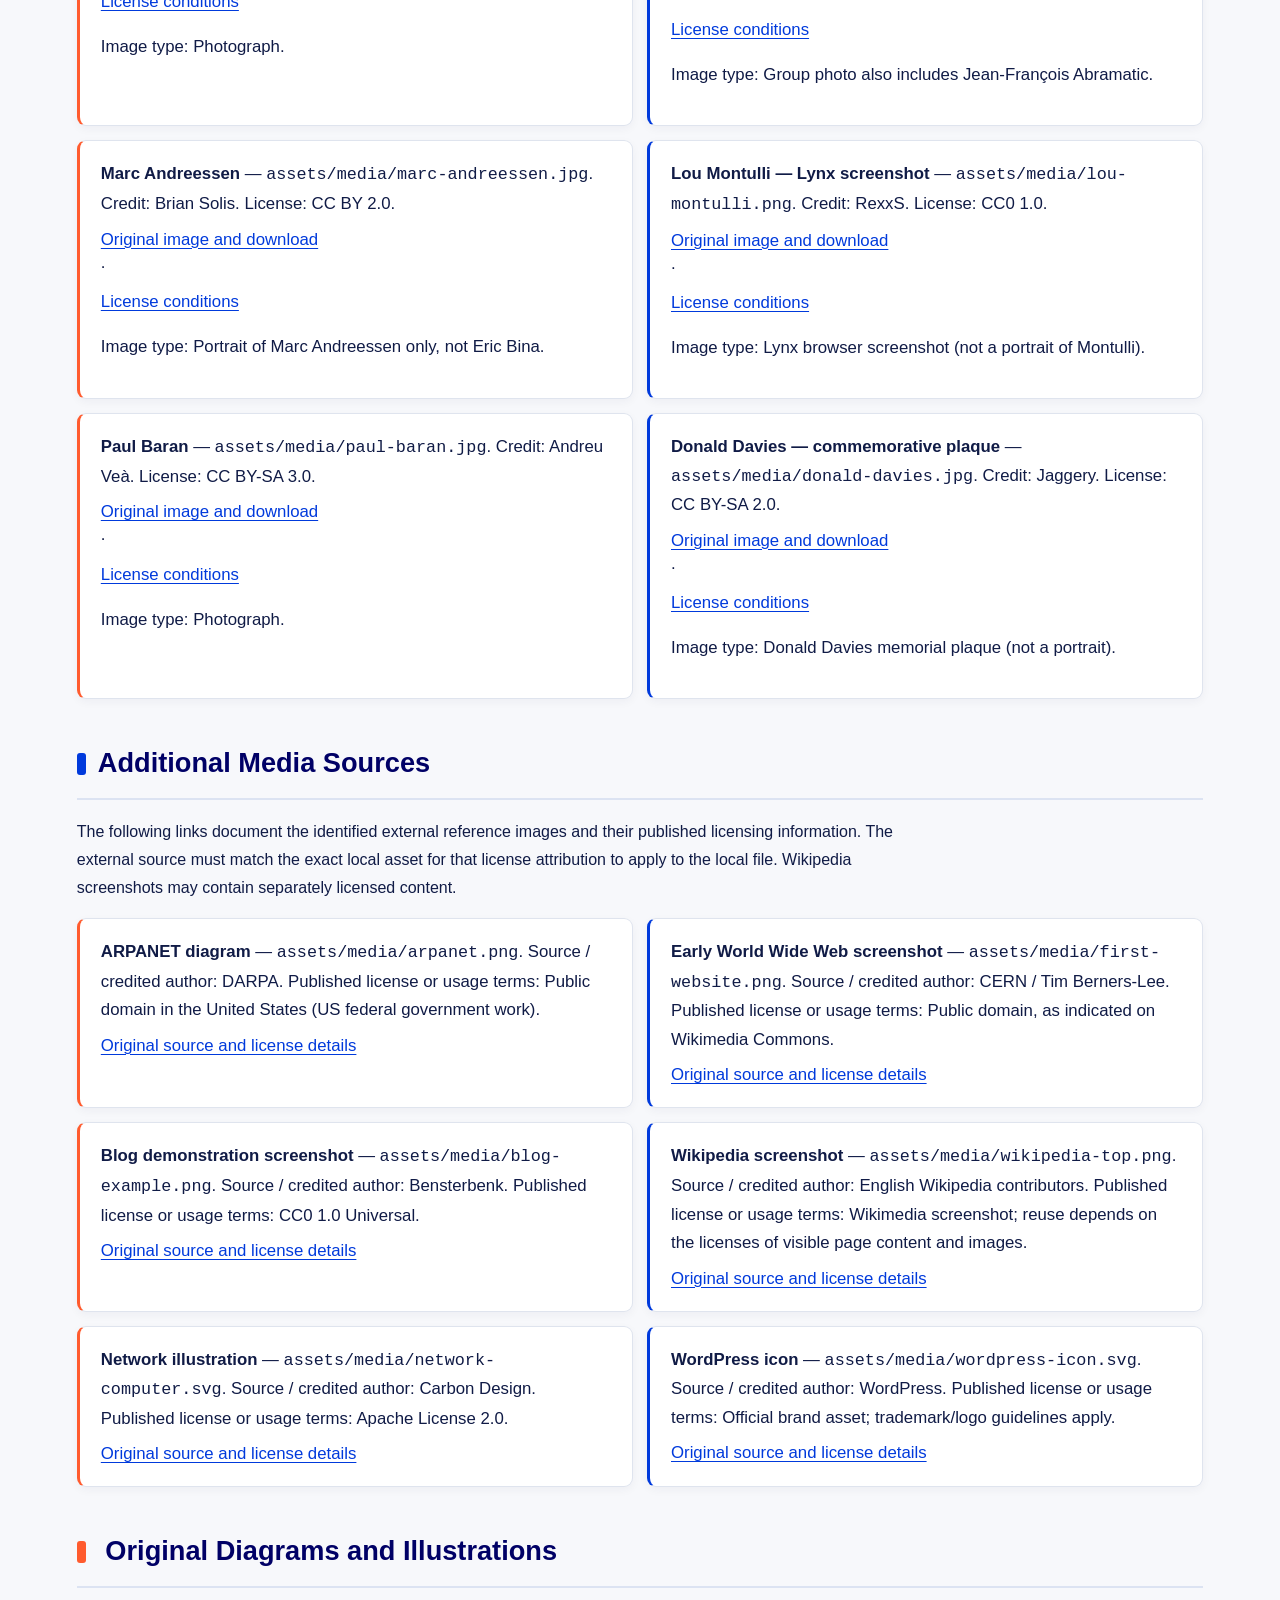
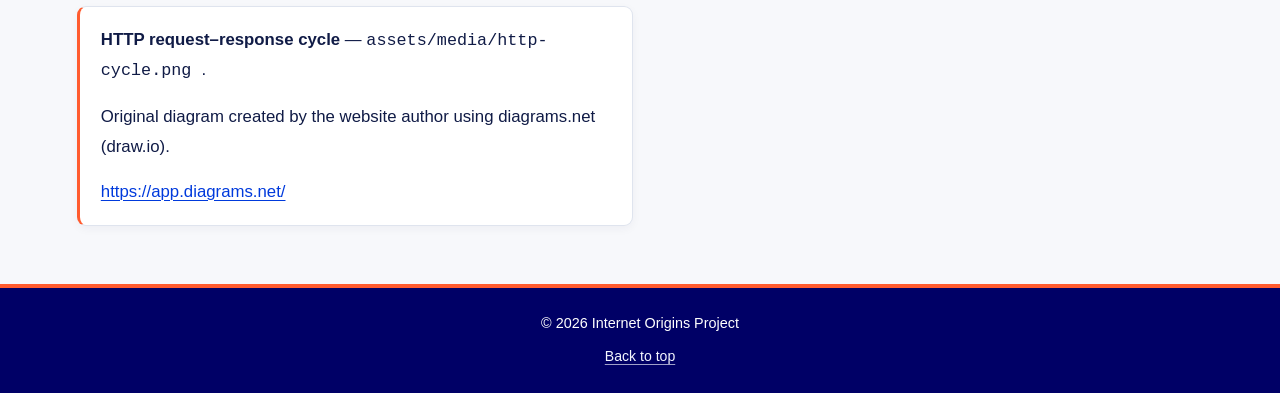
<file: project2/references.html>
<!DOCTYPE html>

<html lang="en">

<head>
    <meta charset="utf-8" />
    <meta content="width=device-width, initial-scale=1.0" name="viewport" />
    <title>
        References | Origins of the Internet and the Web
    </title>
    <link href="assets/css/style.css" rel="stylesheet" />
</head>

<body id="top">
    <!-- Header and Navigation -->
    <header>
        <h1>References</h1>
        <button aria-controls="main-nav" aria-expanded="false" aria-label="Toggle navigation" class="menu-toggle"
            type="button">
            ☰
        </button>
        <nav aria-label="Main navigation" class="main-nav" id="main-nav">
            <ul>
                <li>
                    <a href="index.html">
                        Home
                    </a>
                </li>
                <li>
                    <a href="pioneers.html">
                        Pioneers
                    </a>
                </li>
                <li>
                    <a href="http.html">
                        HTTP
                    </a>
                </li>
                <li>
                    <a href="topic.html">
                        Selected Topic
                    </a>
                </li>
                <li>
                    <a href="terminology.html">
                        Terminology
                    </a>
                </li>
                <li>
                    <a aria-current="page" href="references.html">
                        References
                    </a>
                </li>
            </ul>
        </nav>
    </header>
    <main class="references-page">
        <section id="references">
            <div class="references-intro">
                <h2>
                    References
                </h2>
                <p>
                    The following sources were used to research the history
                    of the Internet, the World Wide Web, HTTP, web technologies,
                    wikis, blogs and the people who contributed to their development.
                    Academic articles, technical documentation and image sources
                    are also included.
                </p>
                <p>
                    IEEE is pronounced "I-triple-E".
                </p>
            </div>
            <nav aria-label="Reference categories" class="references-jump">
                <a href="#refs-history">History</a>
                <a href="#refs-pioneers">Pioneers</a>
                <a href="#refs-academic">Research</a>
                <a href="#refs-wikis">Wikis &amp; Blogs</a>
                <a href="#refs-http">HTTP</a>
                <a href="#refs-web">Web Technology</a>
                <a href="#refs-images">Image Credits</a>
            </nav>
            <h3 id="refs-history">
                Internet and Web History
            </h3>
            <ol class="bibliography">
                <li id="ref-cern">
                    <div class="reference-citation">
                        CERN. (n.d.).
                        <em>
                            The birth of the Web.
                        </em>
                    </div><a class="reference-url" href="https://home.cern/science/computing/the-birth-of-the-web/"
                        rel="noopener noreferrer" target="_blank">
                        https://home.cern/science/computing/the-birth-of-the-web/
                    </a>
                </li>
                <li id="ref-internet-society">
                    <div class="reference-citation">Leiner, B. M., Cerf, V. G., Clark, D. D., Kahn, R. E., Kleinrock,
                        L.,
                        Lynch, D. C., Postel, J., Roberts, L. G., &amp; Wolff, S. (1997). <em>A brief history of the
                            Internet.</em> Internet Society. </div><a class="reference-url"
                        href="https://www.internetsociety.org/internet/history-internet/brief-history-internet/"
                        rel="noopener noreferrer"
                        target="_blank">https://www.internetsociety.org/internet/history-internet/brief-history-internet/</a>
                </li>
                <li id="ref-sterling">
                    <div class="reference-citation">
                        Sterling, B. (1993, February).
                        <em>
                            Short history of the Internet.
                        </em>
                        The Magazine of Fantasy &amp; Science Fiction.
                        Internet Society.
                    </div><a class="reference-url"
                        href="https://www.internetsociety.org/internet/history-internet/short-history-of-the-internet/"
                        rel="noopener noreferrer" target="_blank">
                        https://www.internetsociety.org/internet/history-internet/short-history-of-the-internet/
                    </a>
                </li>
                <li id="ref-w3c">
                    <div class="reference-citation">
                        World Wide Web Consortium. (n.d.).
                        <em>
                            A little history of the World Wide Web.
                        </em>
                    </div><a class="reference-url" href="https://www.w3.org/History.html" rel="noopener noreferrer"
                        target="_blank">
                        https://www.w3.org/History.html
                    </a>
                </li>
            </ol>
            <h3 id="refs-pioneers">
                Internet and Web Pioneers
            </h3>
            <ol class="bibliography">
                <li id="ref-bush">
                    <div class="reference-citation">
                        Bush, V. (1945, July).
                        <em>
                            As we may think.
                        </em>
                        The Atlantic Monthly.
                    </div><a class="reference-url" href="https://www.w3.org/History/1945/vbush/vbush.shtml"
                        rel="noopener noreferrer" target="_blank">
                        https://www.w3.org/History/1945/vbush/vbush.shtml
                    </a>
                </li>
                <li id="ref-computer-history">
                    <div class="reference-citation">
                        Computer History Museum. (n.d.).
                        <em>
                            Networking &amp; The Web.
                        </em>
                    </div><a class="reference-url" href="https://www.computerhistory.org/timeline/networking-the-web/"
                        rel="noopener noreferrer" target="_blank">
                        https://www.computerhistory.org/timeline/networking-the-web/
                    </a>
                </li>
                <li id="ref-internet-hall">
                    <div class="reference-citation">
                        Internet Hall of Fame. (n.d.).
                        <em>
                            Meet all inductees.
                        </em>
                    </div><a class="reference-url" href="https://www.internethalloffame.org/inductees/all/"
                        rel="noopener noreferrer" target="_blank">
                        https://www.internethalloffame.org/inductees/all/
                    </a>
                </li>
                <li id="ref-baran">
                    <div class="reference-citation">
                        IEEE Communications Society. (n.d.).
                        <em>
                            Distributed packet switching.
                        </em>
                    </div><a class="reference-url" href="https://www.comsoc.org/node/19306" rel="noopener noreferrer"
                        target="_blank">
                        https://www.comsoc.org/node/19306
                    </a>
                </li>
                <li id="ref-montulli">
                    <div class="reference-citation">
                        CERN. (2019).
                        <em>
                            Lou Montulli — Web at 30.
                        </em>
                    </div><a class="reference-url" href="https://web30.web.cern.ch/speakers/lou-montulli.html"
                        rel="noopener noreferrer" target="_blank">
                        https://web30.web.cern.ch/speakers/lou-montulli.html
                    </a>
                </li>
                <li id="ref-davies">
                    <div class="reference-citation">
                        O'Connor, J. J., &amp; Robertson, E. F. (n.d.).
                        <em>
                            Donald Davies (1924–2000).
                        </em>
                        MacTutor History of Mathematics.
                    </div><a class="reference-url"
                        href="https://mathshistory.st-andrews.ac.uk/Biographies/Davies_Donald/"
                        rel="noopener noreferrer" target="_blank">
                        https://mathshistory.st-andrews.ac.uk/Biographies/Davies_Donald/
                    </a>
                </li>
            </ol>
            <h3 id="refs-academic">
                Academic Articles and Research Papers
            </h3>
            <ol class="bibliography">
                <li id="ref-berners-lee">
                    <div class="reference-citation">
                        Berners-Lee, T., Cailliau, R., Groff, J.-F., &amp; Pollermann, B. (1992).
                        <em>
                            World-Wide Web: The information universe.
                        </em>
                        Computer Networks and ISDN Systems, 25, 454–459.
                    </div><a class="reference-url" href="https://web.stanford.edu/class/cs344g/www-1992.pdf"
                        rel="noopener noreferrer" target="_blank">
                        https://web.stanford.edu/class/cs344g/www-1992.pdf
                    </a>
                </li>
                <li id="ref-cailliau">
                    <div class="reference-citation">
                        Cailliau, R. (1995).
                        <em>
                            About WWW.
                        </em>
                        Journal of Universal Computer Science, 1(4), 221–231.
                    </div><a class="reference-url" href="https://www.jucs.org/jucs_1_4/about_www/Cailliau_R.pdf"
                        rel="noopener noreferrer" target="_blank">
                        https://www.jucs.org/jucs_1_4/about_www/Cailliau_R.pdf
                    </a>
                </li>
                <li id="ref-davies-paper">
                    <div class="reference-citation">
                        Davies, D. W. (2001).
                        <em>
                            An historical study of the beginnings of packet switching.
                        </em>
                        The Computer Journal, 44(3), 152–162.
                    </div><a class="reference-url" href="https://doi.org/10.1093/comjnl/44.3.152"
                        rel="noopener noreferrer" target="_blank">
                        https://doi.org/10.1093/comjnl/44.3.152
                    </a>
                </li>
                <li id="ref-kleinrock">
                    <div class="reference-citation">
                        Kleinrock, L. (2010, August).
                        <em>
                            An early history of the ARPANET.
                        </em>
                        IEEE Communications Magazine, 48(8), 26–36.
                    </div><a class="reference-url" href="https://ieeexplore.ieee.org/document/5534584"
                        rel="noopener noreferrer" target="_blank">
                        https://ieeexplore.ieee.org/document/5534584
                    </a>
                </li>
            </ol>
            <h3 id="refs-wikis">
                Wikis, Blogs and WordPress
            </h3>
            <ol class="bibliography">
                <li id="ref-jones">
                    Jones, K. M. L., &amp; Farrington, P.-A. (2013).
                    <em>
                        Learning from libraries that use WordPress:
                        Content-management system best practices and case studies.
                    </em>
                    American Library Association.
                </li>
                <li id="ref-puschmann">
                    Puschmann, C. (2014).
                    <em>
                        (Micro)Blogging science? Notes on potentials and constraints
                        of new forms of scholarly communication.
                    </em>
                    In S. Bartling &amp; S. Friesike (Eds.),
                    <em>
                        Opening science: The evolving guide on how the Internet
                        is changing research, collaboration and scholarly publishing
                    </em>
                    (pp. 89–106). Springer.
                </li>
                <li id="ref-mediawiki-manual">
                    <div class="reference-citation">
                        MediaWiki contributors. (n.d.).
                        <em>
                            Manual: What is MediaWiki?
                        </em>
                        MediaWiki.
                    </div><a class="reference-url" href="https://www.mediawiki.org/wiki/Manual:What_is_MediaWiki%3F/en"
                        rel="noopener noreferrer" target="_blank">
                        https://www.mediawiki.org/wiki/Manual:What_is_MediaWiki%3F/en
                    </a>
                </li>
                <li id="ref-wordpress-about">
                    <div class="reference-citation">
                        WordPress.org. (n.d.).
                        <em>
                            About WordPress.
                        </em>
                    </div><a class="reference-url" href="https://wordpress.org/about/" rel="noopener noreferrer"
                        target="_blank">
                        https://wordpress.org/about/
                    </a>
                </li>
                <li id="ref-woods">
                    Woods, D., &amp; Thoeny, P. (2007).
                    <em>
                        Wikis for dummies.
                    </em>
                    Wiley.
                </li>
            </ol>
            <h3 id="refs-http">
                HTTP Standards and Technical Documentation
            </h3>
            <ol class="bibliography">
                <li id="ref-rfc9110">
                    <div class="reference-citation">
                        Fielding, R., Nottingham, M., &amp; Reschke, J. (Eds.). (2022).
                        <em>
                            HTTP Semantics (RFC 9110).
                        </em>
                        RFC Editor.
                    </div><a class="reference-url" href="https://www.rfc-editor.org/rfc/rfc9110.html"
                        rel="noopener noreferrer" target="_blank">
                        https://www.rfc-editor.org/rfc/rfc9110.html
                    </a>
                </li>
                <li id="ref-rfc9113">
                    <div class="reference-citation">
                        Thomson, M., &amp; Benfield, C. (Eds.). (2022).
                        <em>
                            HTTP/2 (RFC 9113).
                        </em>
                        RFC Editor.
                    </div><a class="reference-url" href="https://www.rfc-editor.org/rfc/rfc9113.html"
                        rel="noopener noreferrer" target="_blank">
                        https://www.rfc-editor.org/rfc/rfc9113.html
                    </a>
                </li>
                <li id="ref-rfc9114">
                    <div class="reference-citation">
                        Bishop, M. (Ed.). (2022).
                        <em>
                            HTTP/3 (RFC 9114).
                        </em>
                        RFC Editor.
                    </div><a class="reference-url" href="https://www.rfc-editor.org/rfc/rfc9114.html"
                        rel="noopener noreferrer" target="_blank">
                        https://www.rfc-editor.org/rfc/rfc9114.html
                    </a>
                </li>
                <li id="ref-iana-status">
                    <div class="reference-citation">
                        Internet Assigned Numbers Authority. (n.d.).
                        <em>
                            HTTP Status Code Registry.
                        </em>
                    </div><a class="reference-url"
                        href="https://www.iana.org/assignments/http-status-codes/http-status-codes.xhtml"
                        rel="noopener noreferrer" target="_blank">
                        https://www.iana.org/assignments/http-status-codes/http-status-codes.xhtml
                    </a>
                </li>
                <li id="ref-mdn-http">
                    <div class="reference-citation">
                        MDN Web Docs. (n.d.-a).
                        <em>
                            Overview of HTTP.
                        </em>
                    </div><a class="reference-url" href="https://developer.mozilla.org/en-US/docs/Web/HTTP/Overview"
                        rel="noopener noreferrer" target="_blank">
                        https://developer.mozilla.org/en-US/docs/Web/HTTP/Overview
                    </a>
                </li>
                <li id="ref-mdn-tls">
                    <div class="reference-citation">
                        MDN Web Docs. (n.d.-b).
                        <em>
                            Transport Layer Security (TLS).
                        </em>
                    </div><a class="reference-url"
                        href="https://developer.mozilla.org/en-US/docs/Web/Security/Transport_Layer_Security"
                        rel="noopener noreferrer" target="_blank">
                        https://developer.mozilla.org/en-US/docs/Web/Security/Transport_Layer_Security
                    </a>
                </li>
            </ol>
            <h3 id="refs-web">
                Web Technology Documentation
            </h3>
            <ol class="bibliography">
                <li id="ref-mdn-css">
                    <div class="reference-citation">
                        MDN Web Docs. (n.d.-c).
                        <em>
                            CSS: Cascading Style Sheets.
                        </em>
                    </div><a class="reference-url" href="https://developer.mozilla.org/en-US/docs/Web/CSS"
                        rel="noopener noreferrer" target="_blank">
                        https://developer.mozilla.org/en-US/docs/Web/CSS
                    </a>
                </li>
                <li id="ref-mdn-html">
                    <div class="reference-citation">
                        MDN Web Docs. (n.d.-d).
                        <em>
                            HTML: HyperText Markup Language.
                        </em>
                    </div><a class="reference-url" href="https://developer.mozilla.org/en-US/docs/Web/HTML"
                        rel="noopener noreferrer" target="_blank">
                        https://developer.mozilla.org/en-US/docs/Web/HTML
                    </a>
                </li>
                <li id="ref-mdn-js">
                    <div class="reference-citation">
                        MDN Web Docs. (n.d.-e).
                        <em>
                            JavaScript.
                        </em>
                    </div><a class="reference-url" href="https://developer.mozilla.org/en-US/docs/Web/JavaScript"
                        rel="noopener noreferrer" target="_blank">
                        https://developer.mozilla.org/en-US/docs/Web/JavaScript
                    </a>
                </li>
                <li id="ref-mdn-glossary">
                    <div class="reference-citation">
                        MDN Web Docs. (n.d.).
                        <em>
                            Glossary of web terms.
                        </em>
                    </div><a class="reference-url" href="https://developer.mozilla.org/en-US/docs/Glossary">
                        https://developer.mozilla.org/en-US/docs/Glossary
                    </a>
                </li>
                <li id="ref-openssh-sftp">
                    <div class="reference-citation">
                        OpenBSD. (n.d.).
                        <em>
                            sftp(1) — OpenBSD manual pages.
                        </em>
                    </div><a class="reference-url" href="https://man.openbsd.org/sftp.1">
                        https://man.openbsd.org/sftp.1
                    </a>
                </li>
                <li id="ref-rfc4251">
                    <div class="reference-citation">
                        Ylonen, T., &amp; Lonvick, C. (2006).
                        <em>
                            The Secure Shell (SSH) protocol architecture
                        </em>
                        (RFC 4251). RFC Editor.
                    </div><a class="reference-url" href="https://www.rfc-editor.org/rfc/rfc4251">
                        https://www.rfc-editor.org/rfc/rfc4251
                    </a>
                </li>
                <li id="ref-hci">
                    <div class="reference-citation">
                        Interaction Design Foundation. (n.d.).
                        <em>
                            Human-computer interaction (HCI).
                        </em>
                    </div><a class="reference-url"
                        href="https://www.interaction-design.org/literature/topics/human-computer-interaction">
                        https://www.interaction-design.org/literature/topics/human-computer-interaction
                    </a>
                </li>
            </ol>
            <h3 id="refs-images">Selected Pioneer Images — Sources and Licenses</h3>
            <p>Image credits and source links for the 12 pioneer images used in this project are listed below.</p>
            <ol class="bibliography">
                <li><strong>Vannevar Bush</strong> — <code>assets/media/vannevar-bush.jpg</code>. Credit: Office for
                    Emergency Management (US). License: Public domain (US federal work). <a class="reference-url"
                        href="https://commons.wikimedia.org/wiki/File:Vannevar_Bush.jpg" rel="noopener noreferrer"
                        target="_blank">Original image and download</a>
                    <p>Image type: Photograph.</p>
                </li>
                <li><strong>J. C. R. Licklider</strong> — <code>assets/media/licklider.jpg</code>. Credit: US government
                    / photographer not specified. License: Public domain (US federal work). <a class="reference-url"
                        href="https://commons.wikimedia.org/wiki/File:Portrait_of_J._C._R._Licklider.jpg"
                        rel="noopener noreferrer" target="_blank">Original image and download</a>
                    <p>Image type: Photograph.</p>
                </li>
                <li><strong>Leonard Kleinrock</strong> — <code>assets/media/leonard-kleinrock.png</code>. Credit:
                    TippyZora. License: CC BY-SA 4.0. <a class="reference-url"
                        href="https://commons.wikimedia.org/wiki/File:Kleinrock_headshot.png" rel="noopener noreferrer"
                        target="_blank">Original image and download</a> · <a class="reference-url"
                        href="https://creativecommons.org/licenses/by-sa/4.0/" rel="noopener noreferrer"
                        target="_blank">License conditions</a>
                    <p>Image type: Photograph.</p>
                </li>
                <li><strong>Vint Cerf and Bob Kahn</strong> — <code>assets/media/cerf-kahn.jpg</code>. Credit: White
                    House (US government). License: Public domain (US federal work). <a class="reference-url"
                        href="https://commons.wikimedia.org/wiki/File:CerfKahnMedalOfFreedom.jpg"
                        rel="noopener noreferrer" target="_blank">Original image and download</a>
                    <p>Image type: Photograph.</p>
                </li>
                <li><strong>Ray Tomlinson</strong> — <code>assets/media/ray-tomlinson.jpg</code>. Credit: Andreu Veà.
                    License: CC BY-SA 3.0. <a class="reference-url"
                        href="https://commons.wikimedia.org/wiki/File:Ray_Tomlinson.jpg" rel="noopener noreferrer"
                        target="_blank">Original image and download</a> · <a class="reference-url"
                        href="https://creativecommons.org/licenses/by-sa/3.0/" rel="noopener noreferrer"
                        target="_blank">License conditions</a>
                    <p>Image type: Photograph.</p>
                </li>
                <li><strong>Douglas Engelbart</strong> — <code>assets/media/douglas-engelbart.jpg</code>. Credit: Alex
                    Handy. License: CC BY-SA 2.0. <a class="reference-url"
                        href="https://commons.wikimedia.org/wiki/File:Douglas_Engelbart_in_2008.jpg"
                        rel="noopener noreferrer" target="_blank">Original image and download</a> · <a
                        class="reference-url" href="https://creativecommons.org/licenses/by-sa/2.0/"
                        rel="noopener noreferrer" target="_blank">License conditions</a>
                    <p>Image type: Photograph.</p>
                </li>
                <li><strong>Ted Nelson</strong> — <code>assets/media/ted-nelson.jpg</code>. Credit: Gisle Hannemyr.
                    License: CC BY-SA 3.0. <a class="reference-url"
                        href="https://commons.wikimedia.org/wiki/File:Ted_Nelson.jpg" rel="noopener noreferrer"
                        target="_blank">Original image and download</a> · <a class="reference-url"
                        href="https://creativecommons.org/licenses/by-sa/3.0/" rel="noopener noreferrer"
                        target="_blank">License conditions</a>
                    <p>Image type: Photograph.</p>
                </li>
                <li><strong>Tim Berners-Lee and Robert Cailliau</strong> —
                    <code>assets/media/berners-lee-cailliau.jpg</code>. Credit: Robert Cailliau. License: CC BY-SA 2.5.
                    <a class="reference-url"
                        href="https://commons.wikimedia.org/wiki/File:Cailliau_Abramatic_Berners-Lee_10_years_WWW_consortium.png"
                        rel="noopener noreferrer" target="_blank">Original image and download</a> · <a
                        class="reference-url" href="https://creativecommons.org/licenses/by-sa/2.5/"
                        rel="noopener noreferrer" target="_blank">License conditions</a>
                    <p>Image type: Group photo also includes Jean-François Abramatic.</p>
                </li>
                <li><strong>Marc Andreessen</strong> — <code>assets/media/marc-andreessen.jpg</code>. Credit: Brian
                    Solis. License: CC BY 2.0. <a class="reference-url"
                        href="https://commons.wikimedia.org/wiki/File:Marc_Andreessen.jpg" rel="noopener noreferrer"
                        target="_blank">Original image and download</a> · <a class="reference-url"
                        href="https://creativecommons.org/licenses/by/2.0/" rel="noopener noreferrer"
                        target="_blank">License conditions</a>
                    <p>Image type: Portrait of Marc Andreessen only, not Eric Bina.</p>
                </li>
                <li><strong>Lou Montulli — Lynx screenshot</strong> — <code>assets/media/lou-montulli.png</code>.
                    Credit: RexxS. License: CC0 1.0. <a class="reference-url"
                        href="https://commons.wikimedia.org/wiki/File:Pi_on_Lynx.png" rel="noopener noreferrer"
                        target="_blank">Original image and download</a> · <a class="reference-url"
                        href="https://creativecommons.org/publicdomain/zero/1.0/" rel="noopener noreferrer"
                        target="_blank">License conditions</a>
                    <p>Image type: Lynx browser screenshot (not a portrait of Montulli).</p>
                </li>
                <li><strong>Paul Baran</strong> — <code>assets/media/paul-baran.jpg</code>. Credit: Andreu Veà. License:
                    CC BY-SA 3.0. <a class="reference-url" href="https://commons.wikimedia.org/wiki/File:Paul_Baran.jpg"
                        rel="noopener noreferrer" target="_blank">Original image and download</a> · <a
                        class="reference-url" href="https://creativecommons.org/licenses/by-sa/3.0/"
                        rel="noopener noreferrer" target="_blank">License conditions</a>
                    <p>Image type: Photograph.</p>
                </li>
                <li><strong>Donald Davies — commemorative plaque</strong> — <code>assets/media/donald-davies.jpg</code>.
                    Credit: Jaggery. License: CC BY-SA 2.0. <a class="reference-url"
                        href="https://commons.wikimedia.org/wiki/File:Donald_Watts_Davies_blue_plaque,_Treorchy_-_geograph.org.uk_-_6415017.jpg"
                        rel="noopener noreferrer" target="_blank">Original image and download</a> · <a
                        class="reference-url" href="https://creativecommons.org/licenses/by-sa/2.0/"
                        rel="noopener noreferrer" target="_blank">License conditions</a>
                    <p>Image type: Donald Davies memorial plaque (not a portrait).</p>
                </li>
            </ol>

            <h3 id="refs-project-media">Additional Media Sources</h3>
            <p>The following links document the identified external reference images and their published licensing
                information. The external source must match the exact local asset for that license attribution to apply
                to the local file. Wikipedia screenshots may contain separately licensed content.</p>
            <ol class="bibliography">
                <li><strong>ARPANET diagram</strong> — <code>assets/media/arpanet.png</code>. Source / credited author:
                    DARPA. Published license or usage terms: Public domain in the United States (US federal government
                    work). <a class="reference-url"
                        href="https://commons.wikimedia.org/wiki/File:A_sketch_of_the_ARPANET_in_December_1969.png"
                        rel="noopener noreferrer" target="_blank">Original source and license details</a></li>
                <li><strong>Early World Wide Web screenshot</strong> — <code>assets/media/first-website.png</code>.
                    Source / credited author: CERN / Tim Berners-Lee. Published license or usage terms: Public domain,
                    as indicated on Wikimedia Commons. <a class="reference-url"
                        href="https://commons.wikimedia.org/wiki/File:W3_First_Website.png" rel="noopener noreferrer"
                        target="_blank">Original source and license details</a></li>
                <li><strong>Blog demonstration screenshot</strong> — <code>assets/media/blog-example.png</code>. Source
                    / credited author: Bensterbenk. Published license or usage terms: CC0 1.0 Universal. <a
                        class="reference-url"
                        href="https://commons.wikimedia.org/wiki/File:A_screenshot_of_my_Webpage_that_I_designed.png"
                        rel="noopener noreferrer" target="_blank">Original source and license details</a></li>
                <li><strong>Wikipedia screenshot</strong> — <code>assets/media/wikipedia-top.png</code>. Source /
                    credited author: English Wikipedia contributors. Published license or usage terms: Wikimedia
                    screenshot; reuse depends on the licenses of visible page content and images. <a
                        class="reference-url"
                        href="https://commons.wikimedia.org/wiki/File:English_Wikipedia_screenshot.png"
                        rel="noopener noreferrer" target="_blank">Original source and license details</a></li>
                <li><strong>Network illustration</strong> — <code>assets/media/network-computer.svg</code>. Source /
                    credited author: Carbon Design. Published license or usage terms: Apache License 2.0. <a
                        class="reference-url" href="https://www.svgrepo.com/svg/340716/network-enterprise"
                        rel="noopener noreferrer" target="_blank">Original source and license details</a></li>
                <li><strong>WordPress icon</strong> — <code>assets/media/wordpress-icon.svg</code>. Source / credited
                    author: WordPress. Published license or usage terms: Official brand asset; trademark/logo guidelines
                    apply. <a class="reference-url" href="https://wordpress.org/about/logos/" rel="noopener noreferrer"
                        target="_blank">Original source and license details</a></li>
            </ol>

            <h3>
                Original Diagrams and Illustrations
            </h3>
            <ol>
                <li id="img-http-cycle">
                    <div class="reference-citation">
                        <strong>
                            HTTP request–response cycle
                        </strong>
                        —
                        <code>
       assets/media/http-cycle.png
      </code>
                        .
                        <p>
                            Original diagram created by the website author using diagrams.net (draw.io).
                        </p>
                    </div><a class="reference-url" href="https://app.diagrams.net/" rel="noopener noreferrer"
                        target="_blank">
                        https://app.diagrams.net/
                    </a>
                </li>
            </ol>
        </section>
    </main>
    <footer>
        <p>
            © 2026 Internet Origins Project
        </p>
        <p><a href="#top">Back to top</a></p>
    </footer>
    <script>
        // Keep the mobile menu accessible to keyboard and touch users.
        const menuToggle = document.querySelector('.menu-toggle');
        const siteNav = document.getElementById(menuToggle.getAttribute('aria-controls'));
        function setMenuOpen(open) {
            siteNav.classList.toggle('active', open);
            menuToggle.setAttribute('aria-expanded', String(open));
        }
        menuToggle.addEventListener('click', () => {
            setMenuOpen(menuToggle.getAttribute('aria-expanded') !== 'true');
        });
        siteNav.addEventListener('click', (event) => {
            if (event.target.closest('a')) setMenuOpen(false);
        });
        document.addEventListener('keydown', (event) => {
            if (event.key === 'Escape' && menuToggle.getAttribute('aria-expanded') === 'true') {
                setMenuOpen(false);
                menuToggle.focus();
            }
        });
    </script>
</body>

</html>
</file>
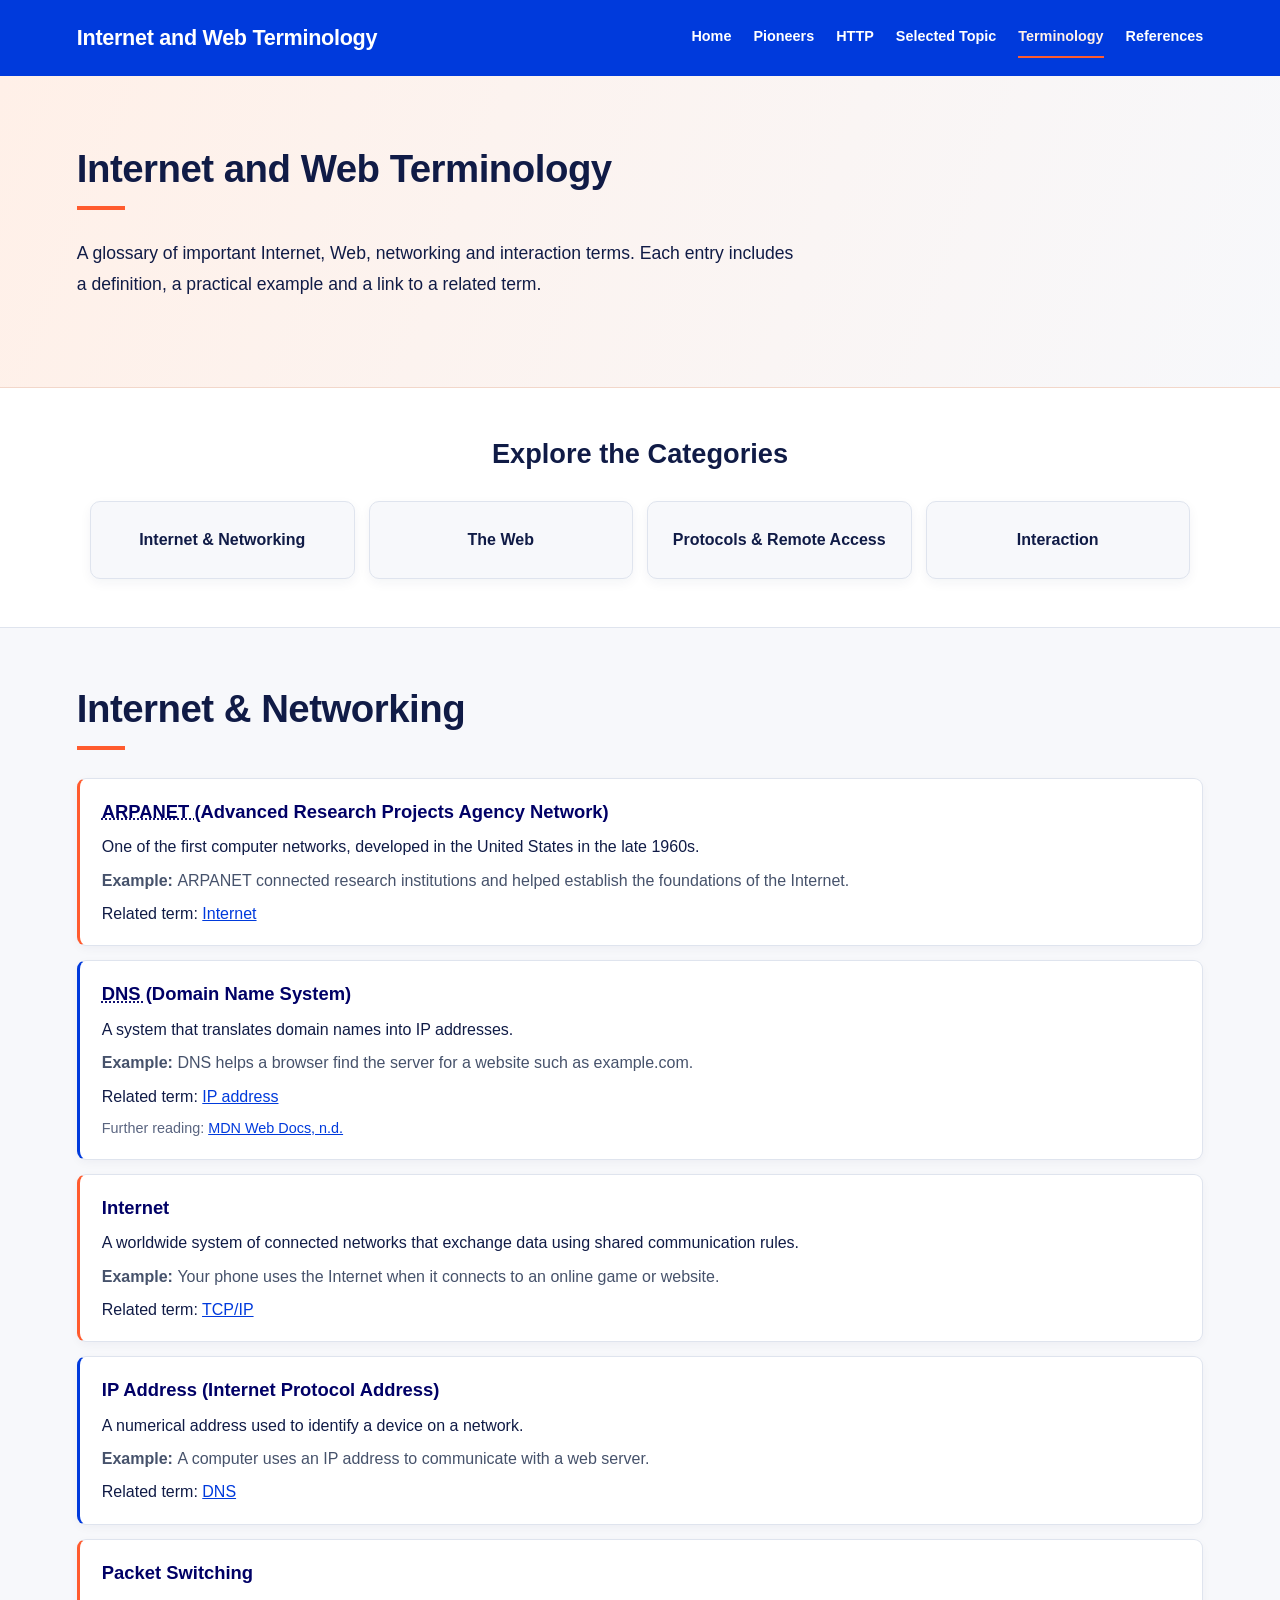
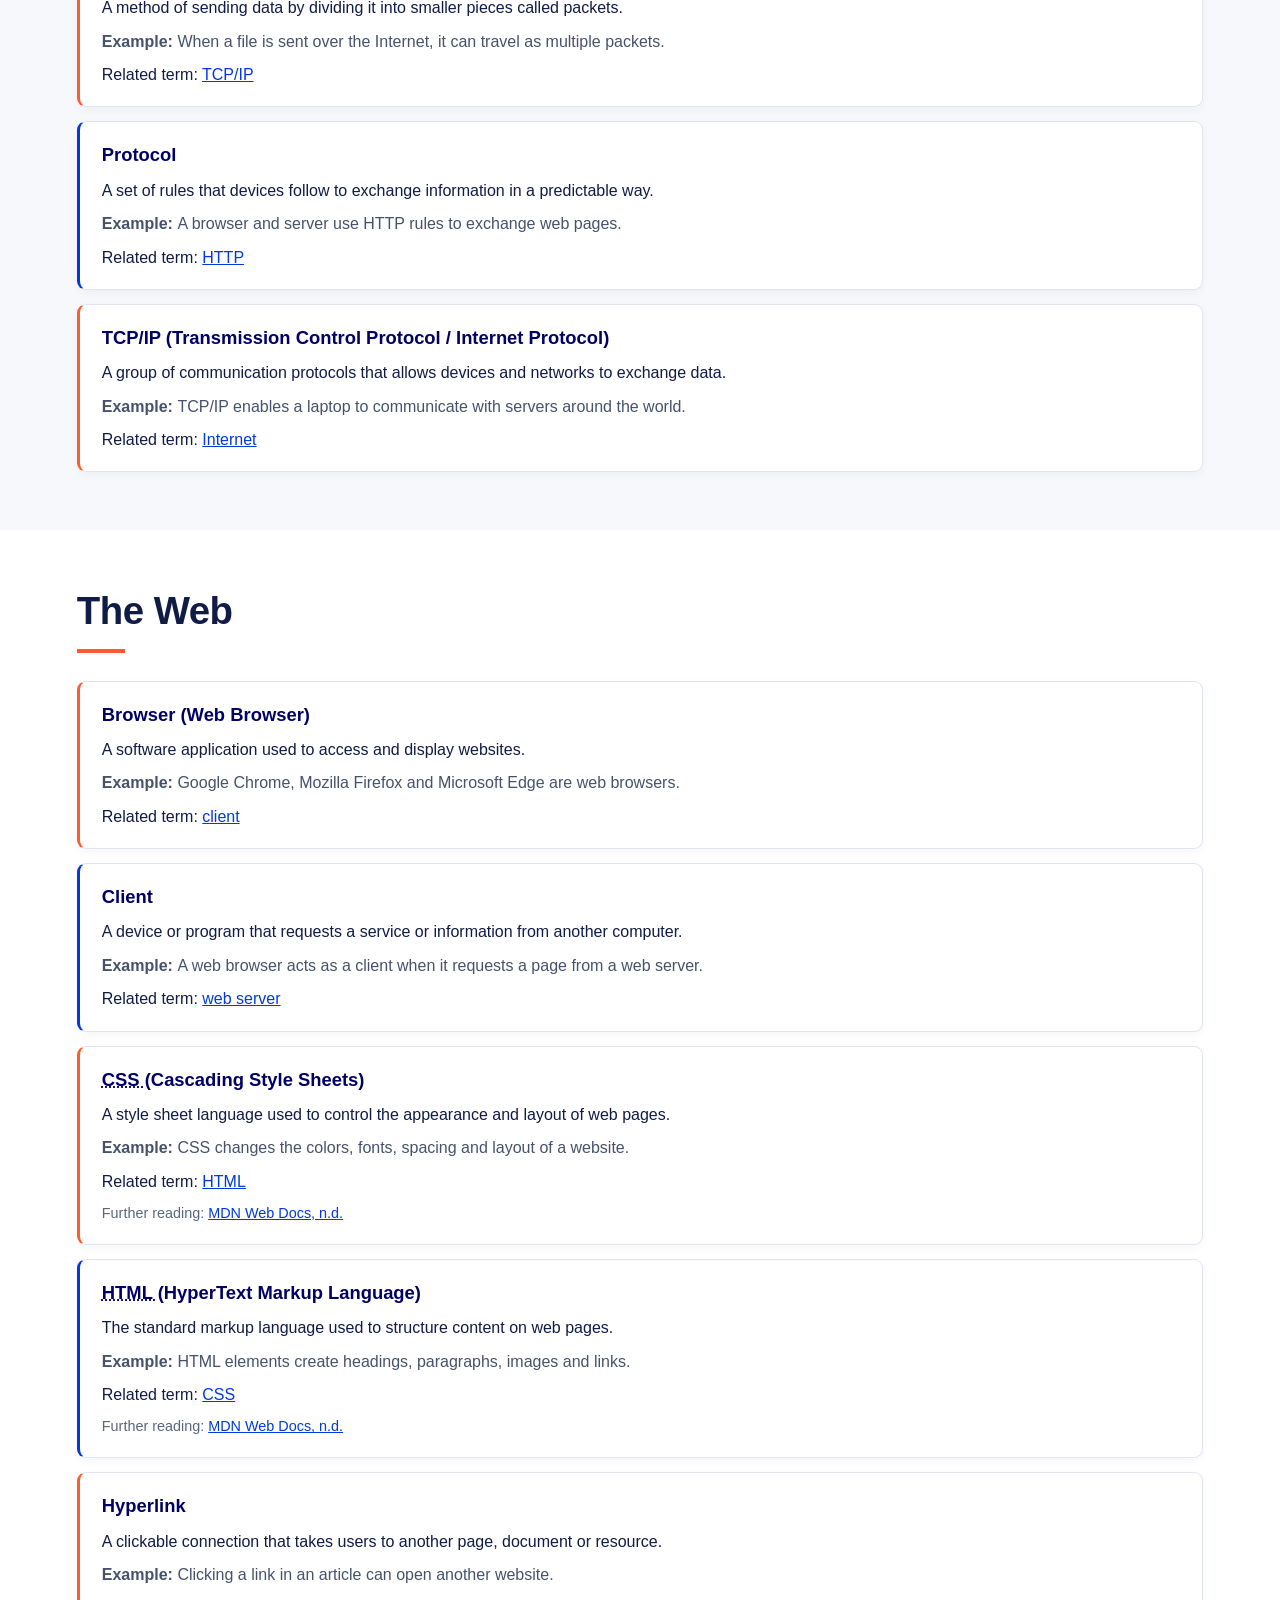
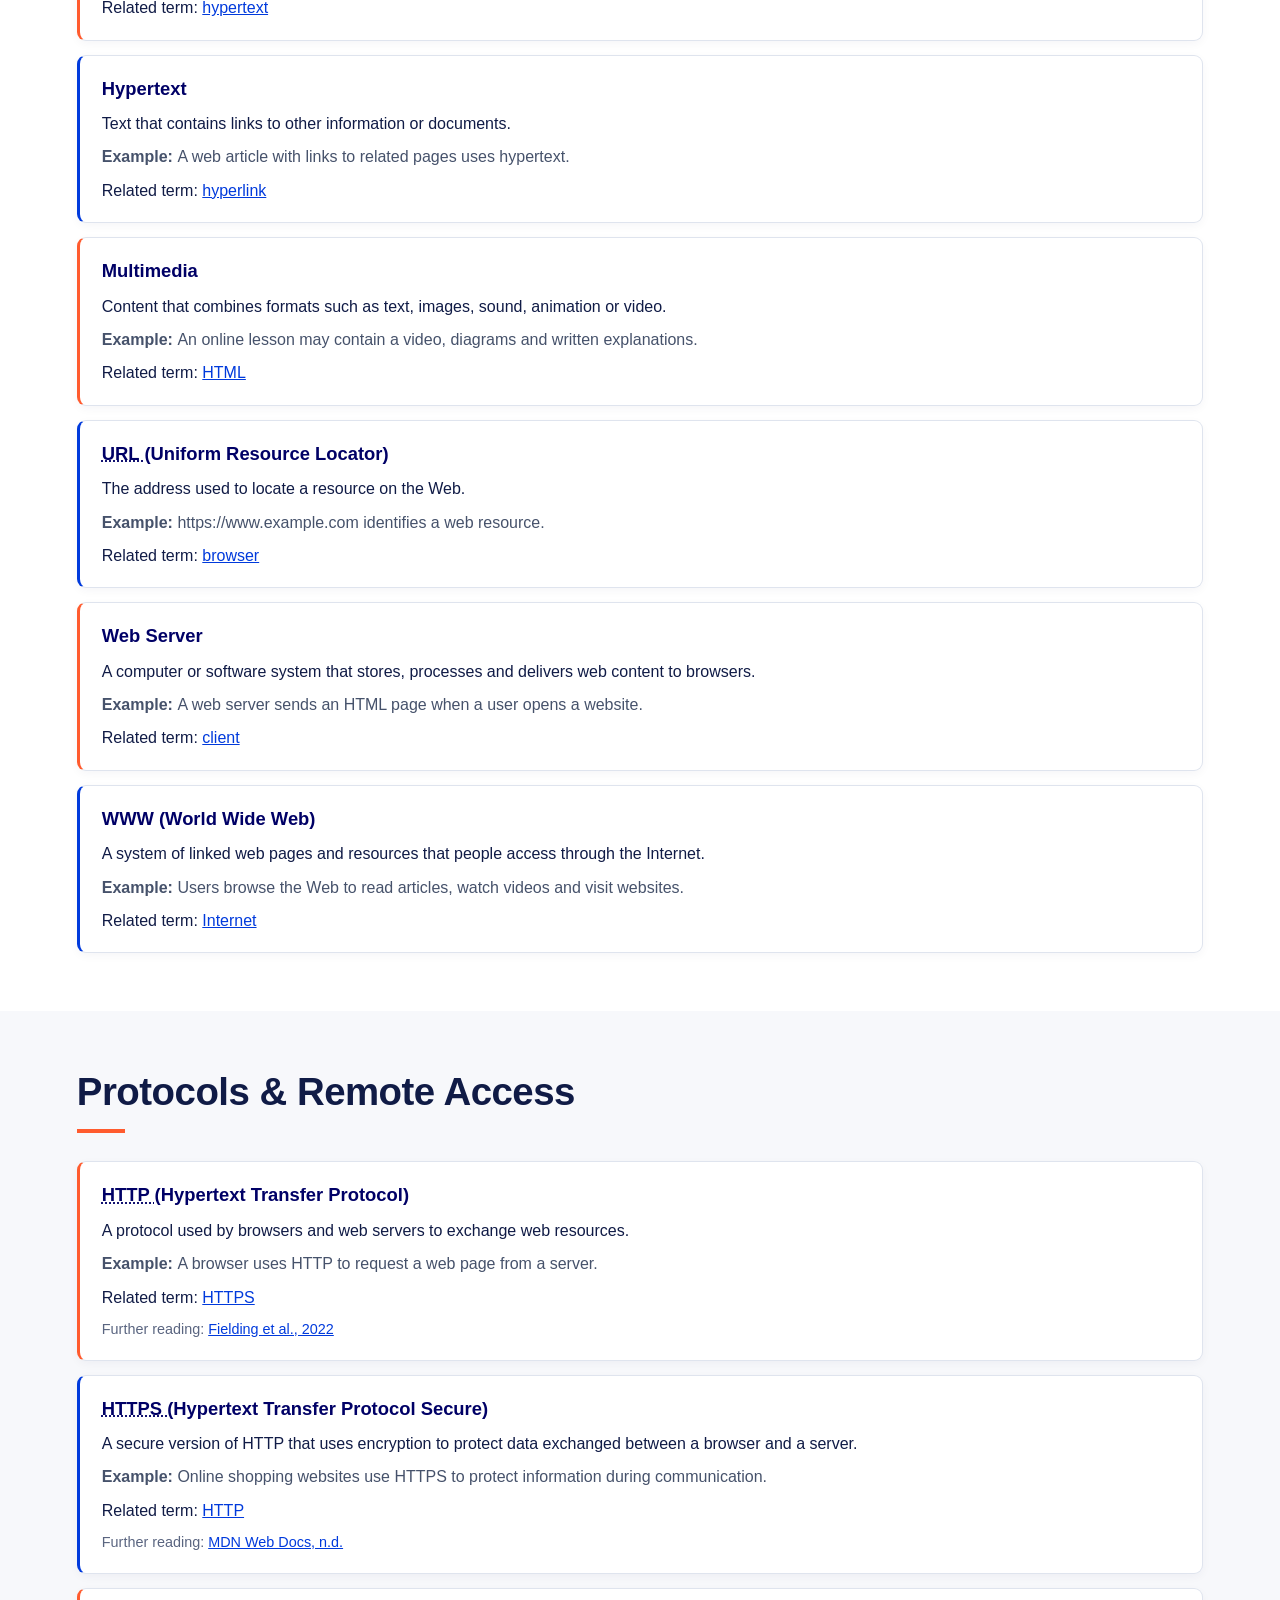
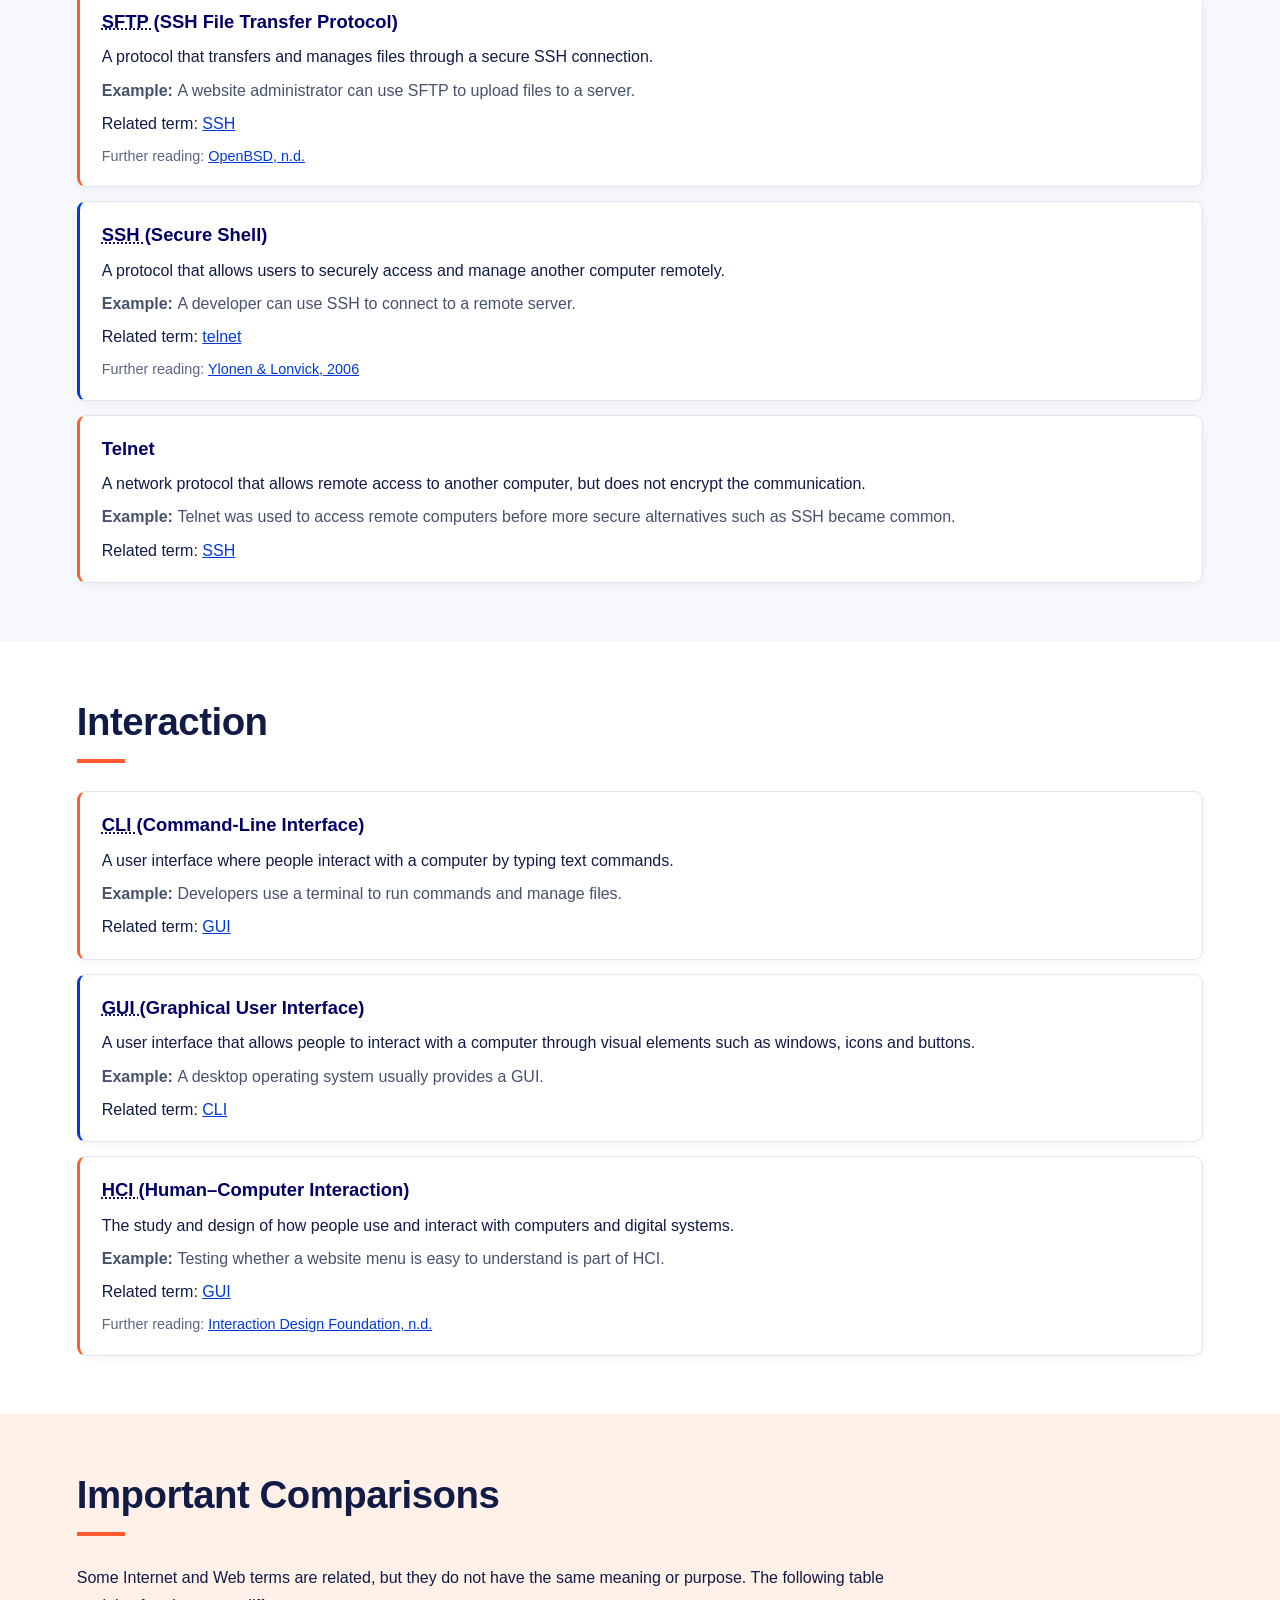
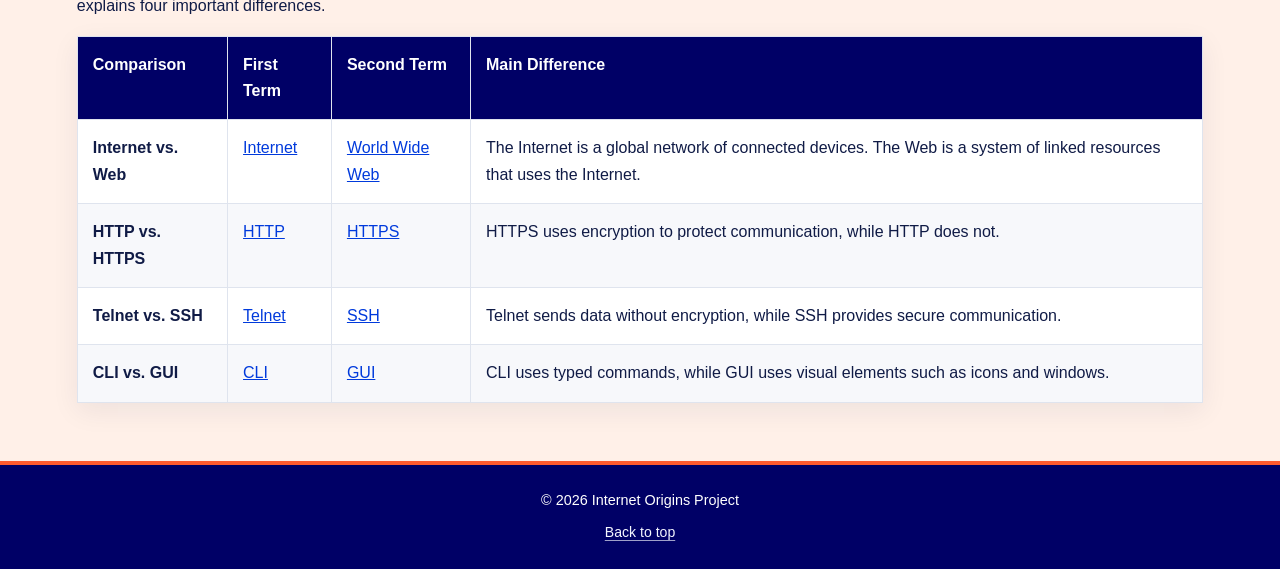
<file: project2/terminology.html>
<!DOCTYPE html>
<html lang="en">

<head>
    <meta charset="utf-8" />
    <meta content="width=device-width, initial-scale=1.0" name="viewport" />
    <title>
        Terminology | Origins of the Internet and the Web
    </title>
    <link href="assets/css/style.css" rel="stylesheet" />
</head>

<body id="top">
    <header>
        <h1>Internet and Web Terminology</h1>
        <button aria-controls="main-nav" aria-expanded="false" aria-label="Toggle navigation" class="menu-toggle"
            type="button">
            ☰
        </button>
        <nav aria-label="Main navigation" class="main-nav" id="main-nav">
            <ul>
                <li>
                    <a href="index.html">
                        Home
                    </a>
                </li>
                <li>
                    <a href="pioneers.html">
                        Pioneers
                    </a>
                </li>
                <li>
                    <a href="http.html">
                        HTTP
                    </a>
                </li>
                <li>
                    <a href="topic.html">
                        Selected Topic
                    </a>
                </li>
                <li>
                    <a aria-current="page" href="terminology.html">
                        Terminology
                    </a>
                </li>
                <li>
                    <a href="references.html">
                        References
                    </a>
                </li>
            </ul>
        </nav>
    </header>
    <main class="terminology-page">
        <section id="terminology-hero">
            <h2>
                Internet and Web Terminology
            </h2>
            <p>
                A glossary of important Internet, Web, networking and interaction terms. Each entry includes a
                definition, a practical example and a link to a related term.
            </p>
        </section>
        <nav aria-label="Glossary categories" class="glossary-menu">
            <h2>
                Explore the Categories
            </h2>
            <ul>
                <li>
                    <a href="#internet-terms">
                        Internet &amp; Networking
                    </a>
                </li>
                <li>
                    <a href="#web-terms">
                        The Web
                    </a>
                </li>
                <li>
                    <a href="#protocol-terms">
                        Protocols &amp; Remote Access
                    </a>
                </li>
                <li>
                    <a href="#technology-terms">
                        Interaction
                    </a>
                </li>
            </ul>
        </nav>
        <section class="glossary-section" id="internet-terms">
            <h2>
                Internet &amp; Networking
            </h2>
            <dl>
                <div class="glossary-entry">
                    <dt id="arpanet">
                        <abbr title="Advanced Research Projects Agency Network">
                            ARPANET
                        </abbr>
                        (Advanced Research Projects Agency Network)
                    </dt>
                    <dd class="definition">
                        One of the first computer networks, developed
                        in the United States in the late 1960s.
                    </dd>
                    <dd class="example">
                        <strong>
                            Example:
                        </strong>
                        ARPANET connected research institutions
                        and helped establish the foundations of the Internet.
                    </dd>
                    <dd class="related">
                        Related term:
                        <a href="#internet">
                            Internet
                        </a>
                    </dd>
                </div>
                <div class="glossary-entry">
                    <dt id="dns">
                        <abbr title="Domain Name System">
                            DNS
                        </abbr>
                        (Domain Name System)
                    </dt>
                    <dd class="definition">
                        A system that translates domain names into
                        IP addresses.
                    </dd>
                    <dd class="example">
                        <strong>
                            Example:
                        </strong>
                        DNS helps a browser find the server
                        for a website such as example.com.
                    </dd>
                    <dd class="related">
                        Related term:
                        <a href="#ip-address">
                            IP address
                        </a>
                    </dd>
                    <dd class="source-note">
                        Further reading:
                        <a href="references.html#ref-mdn-glossary">
                            MDN Web Docs, n.d.
                        </a>
                    </dd>
                </div>
                <div class="glossary-entry">
                    <dt id="internet">
                        Internet
                    </dt>
                    <dd class="definition">
                        A worldwide system of connected networks that exchange data using shared communication rules.
                    </dd>
                    <dd class="example">
                        <strong>
                            Example:
                        </strong>
                        Your phone uses the Internet when it connects to an online game or website.
                    </dd>
                    <dd class="related">
                        Related term:
                        <a href="#tcp-ip">
                            TCP/IP
                        </a>
                    </dd>
                </div>
                <div class="glossary-entry">
                    <dt id="ip-address">
                        IP Address (Internet Protocol Address)
                    </dt>
                    <dd class="definition">
                        A numerical address used to identify a device
                        on a network.
                    </dd>
                    <dd class="example">
                        <strong>
                            Example:
                        </strong>
                        A computer uses an IP address to
                        communicate with a web server.
                    </dd>
                    <dd class="related">
                        Related term:
                        <a href="#dns">
                            DNS
                        </a>
                    </dd>
                </div>
                <div class="glossary-entry">
                    <dt id="packet-switching">
                        Packet Switching
                    </dt>
                    <dd class="definition">
                        A method of sending data by dividing it into
                        smaller pieces called packets.
                    </dd>
                    <dd class="example">
                        <strong>
                            Example:
                        </strong>
                        When a file is sent over the Internet,
                        it can travel as multiple packets.
                    </dd>
                    <dd class="related">
                        Related term:
                        <a href="#tcp-ip">
                            TCP/IP
                        </a>
                    </dd>
                </div>
                <div class="glossary-entry">
                    <dt id="protocol">
                        Protocol
                    </dt>
                    <dd class="definition">
                        A set of rules that devices follow to exchange information in a predictable way.
                    </dd>
                    <dd class="example">
                        <strong>
                            Example:
                        </strong>
                        A browser and server use HTTP rules to exchange web pages.
                    </dd>
                    <dd class="related">
                        Related term:
                        <a href="#http">
                            HTTP
                        </a>
                    </dd>
                </div>
                <div class="glossary-entry">
                    <dt id="tcp-ip">
                        TCP/IP (Transmission Control Protocol / Internet Protocol)
                    </dt>
                    <dd class="definition">
                        A group of communication protocols that allows
                        devices and networks to exchange data.
                    </dd>
                    <dd class="example">
                        <strong>
                            Example:
                        </strong>
                        TCP/IP enables a laptop to communicate
                        with servers around the world.
                    </dd>
                    <dd class="related">
                        Related term:
                        <a href="#internet">
                            Internet
                        </a>
                    </dd>
                </div>
            </dl>
        </section>
        <section class="glossary-section" id="web-terms">
            <h2>
                The Web
            </h2>
            <dl>
                <div class="glossary-entry">
                    <dt id="browser">
                        Browser (Web Browser)
                    </dt>
                    <dd class="definition">
                        A software application used to access and display
                        websites.
                    </dd>
                    <dd class="example">
                        <strong>
                            Example:
                        </strong>
                        Google Chrome, Mozilla Firefox and
                        Microsoft Edge are web browsers.
                    </dd>
                    <dd class="related">
                        Related term:
                        <a href="#client">
                            client
                        </a>
                    </dd>
                </div>
                <div class="glossary-entry">
                    <dt id="client">
                        Client
                    </dt>
                    <dd class="definition">
                        A device or program that requests a service or information from another computer.
                    </dd>
                    <dd class="example">
                        <strong>
                            Example:
                        </strong>
                        A web browser acts as a client when it requests a page from a web server.
                    </dd>
                    <dd class="related">
                        Related term:
                        <a href="#web-server">
                            web server
                        </a>
                    </dd>
                </div>
                <div class="glossary-entry">
                    <dt id="css">
                        <abbr title="Cascading Style Sheets">
                            CSS
                        </abbr>
                        (Cascading Style Sheets)
                    </dt>
                    <dd class="definition">
                        A style sheet language used to control the
                        appearance and layout of web pages.
                    </dd>
                    <dd class="example">
                        <strong>
                            Example:
                        </strong>
                        CSS changes the colors, fonts,
                        spacing and layout of a website.
                    </dd>
                    <dd class="related">
                        Related term:
                        <a href="#html">
                            HTML
                        </a>
                    </dd>
                    <dd class="source-note">
                        Further reading:
                        <a href="references.html#ref-mdn-css">
                            MDN Web Docs, n.d.
                        </a>
                    </dd>
                </div>
                <div class="glossary-entry">
                    <dt id="html">
                        <abbr title="HyperText Markup Language">
                            HTML
                        </abbr>
                        (HyperText Markup Language)
                    </dt>
                    <dd class="definition">
                        The standard markup language used to structure
                        content on web pages.
                    </dd>
                    <dd class="example">
                        <strong>
                            Example:
                        </strong>
                        HTML elements create headings,
                        paragraphs, images and links.
                    </dd>
                    <dd class="related">
                        Related term:
                        <a href="#css">
                            CSS
                        </a>
                    </dd>
                    <dd class="source-note">
                        Further reading:
                        <a href="references.html#ref-mdn-html">
                            MDN Web Docs, n.d.
                        </a>
                    </dd>
                </div>
                <div class="glossary-entry">
                    <dt id="hyperlink">
                        Hyperlink
                    </dt>
                    <dd class="definition">
                        A clickable connection that takes users to
                        another page, document or resource.
                    </dd>
                    <dd class="example">
                        <strong>
                            Example:
                        </strong>
                        Clicking a link in an article can
                        open another website.
                    </dd>
                    <dd class="related">
                        Related term:
                        <a href="#hypertext">
                            hypertext
                        </a>
                    </dd>
                </div>
                <div class="glossary-entry">
                    <dt id="hypertext">
                        Hypertext
                    </dt>
                    <dd class="definition">
                        Text that contains links to other information
                        or documents.
                    </dd>
                    <dd class="example">
                        <strong>
                            Example:
                        </strong>
                        A web article with links to related
                        pages uses hypertext.
                    </dd>
                    <dd class="related">
                        Related term:
                        <a href="#hyperlink">
                            hyperlink
                        </a>
                    </dd>
                </div>
                <div class="glossary-entry">
                    <dt id="multimedia">
                        Multimedia
                    </dt>
                    <dd class="definition">
                        Content that combines formats such as text, images, sound, animation or video.
                    </dd>
                    <dd class="example">
                        <strong>
                            Example:
                        </strong>
                        An online lesson may contain a video, diagrams and written explanations.
                    </dd>
                    <dd class="related">
                        Related term:
                        <a href="#html">
                            HTML
                        </a>
                    </dd>
                </div>
                <div class="glossary-entry">
                    <dt id="url">
                        <abbr title="Uniform Resource Locator">
                            URL
                        </abbr>
                        (Uniform Resource Locator)
                    </dt>
                    <dd class="definition">
                        The address used to locate a resource on the Web.
                    </dd>
                    <dd class="example">
                        <strong>
                            Example:
                        </strong>
                        https://www.example.com identifies
                        a web resource.
                    </dd>
                    <dd class="related">
                        Related term:
                        <a href="#browser">
                            browser
                        </a>
                    </dd>
                </div>
                <div class="glossary-entry">
                    <dt id="web-server">
                        Web Server
                    </dt>
                    <dd class="definition">
                        A computer or software system that stores,
                        processes and delivers web content to browsers.
                    </dd>
                    <dd class="example">
                        <strong>
                            Example:
                        </strong>
                        A web server sends an HTML page when
                        a user opens a website.
                    </dd>
                    <dd class="related">
                        Related term:
                        <a href="#client">
                            client
                        </a>
                    </dd>
                </div>
                <div class="glossary-entry">
                    <dt id="www">
                        WWW (World Wide Web)
                    </dt>
                    <dd class="definition">
                        A system of linked web pages and resources
                        that people access through the Internet.
                    </dd>
                    <dd class="example">
                        <strong>
                            Example:
                        </strong>
                        Users browse the Web to read articles,
                        watch videos and visit websites.
                    </dd>
                    <dd class="related">
                        Related term:
                        <a href="#internet">
                            Internet
                        </a>
                    </dd>
                </div>
            </dl>
        </section>
        <section class="glossary-section" id="protocol-terms">
            <h2>
                Protocols &amp; Remote Access
            </h2>
            <dl>
                <div class="glossary-entry">
                    <dt id="http">
                        <abbr title="Hypertext Transfer Protocol">
                            HTTP
                        </abbr>
                        (Hypertext Transfer Protocol)
                    </dt>
                    <dd class="definition">
                        A protocol used by browsers and web servers
                        to exchange web resources.
                    </dd>
                    <dd class="example">
                        <strong>
                            Example:
                        </strong>
                        A browser uses HTTP to request
                        a web page from a server.
                    </dd>
                    <dd class="related">
                        Related term:
                        <a href="#https">
                            HTTPS
                        </a>
                    </dd>
                    <dd class="source-note">
                        Further reading:
                        <a href="references.html#ref-rfc9110">
                            Fielding et al., 2022
                        </a>
                    </dd>
                </div>
                <div class="glossary-entry">
                    <dt id="https">
                        <abbr title="Hypertext Transfer Protocol Secure">
                            HTTPS
                        </abbr>
                        (Hypertext Transfer Protocol Secure)
                    </dt>
                    <dd class="definition">
                        A secure version of HTTP that uses encryption
                        to protect data exchanged between a browser
                        and a server.
                    </dd>
                    <dd class="example">
                        <strong>
                            Example:
                        </strong>
                        Online shopping websites use HTTPS
                        to protect information during communication.
                    </dd>
                    <dd class="related">
                        Related term:
                        <a href="#http">
                            HTTP
                        </a>
                    </dd>
                    <dd class="source-note">
                        Further reading:
                        <a href="references.html#ref-mdn-tls">
                            MDN Web Docs, n.d.
                        </a>
                    </dd>
                </div>
                <div class="glossary-entry">
                    <dt id="sftp">
                        <abbr title="SSH File Transfer Protocol">
                            SFTP
                        </abbr>
                        (SSH File Transfer Protocol)
                    </dt>
                    <dd class="definition">
                        A protocol that transfers and manages files through a secure SSH connection.
                    </dd>
                    <dd class="example">
                        <strong>
                            Example:
                        </strong>
                        A website administrator can use SFTP to upload files to a server.
                    </dd>
                    <dd class="related">
                        Related term:
                        <a href="#ssh">
                            SSH
                        </a>
                    </dd>
                    <dd class="source-note">
                        Further reading:
                        <a href="references.html#ref-openssh-sftp">
                            OpenBSD, n.d.
                        </a>
                    </dd>
                </div>
                <div class="glossary-entry">
                    <dt id="ssh">
                        <abbr title="Secure Shell">
                            SSH
                        </abbr>
                        (Secure Shell)
                    </dt>
                    <dd class="definition">
                        A protocol that allows users to securely
                        access and manage another computer remotely.
                    </dd>
                    <dd class="example">
                        <strong>
                            Example:
                        </strong>
                        A developer can use SSH to connect
                        to a remote server.
                    </dd>
                    <dd class="related">
                        Related term:
                        <a href="#telnet">
                            telnet
                        </a>
                    </dd>
                    <dd class="source-note">
                        Further reading:
                        <a href="references.html#ref-rfc4251">
                            Ylonen &amp; Lonvick, 2006
                        </a>
                    </dd>
                </div>
                <div class="glossary-entry">
                    <dt id="telnet">
                        Telnet
                    </dt>
                    <dd class="definition">
                        A network protocol that allows remote access
                        to another computer, but does not encrypt
                        the communication.
                    </dd>
                    <dd class="example">
                        <strong>
                            Example:
                        </strong>
                        Telnet was used to access remote
                        computers before more secure alternatives
                        such as SSH became common.
                    </dd>
                    <dd class="related">
                        Related term:
                        <a href="#ssh">
                            SSH
                        </a>
                    </dd>
                </div>
            </dl>
        </section>
        <section class="glossary-section" id="technology-terms">
            <h2>
                Interaction
            </h2>
            <dl>
                <div class="glossary-entry">
                    <dt id="cli">
                        <abbr title="Command-Line Interface">
                            CLI
                        </abbr>
                        (Command-Line Interface)
                    </dt>
                    <dd class="definition">
                        A user interface where people interact with
                        a computer by typing text commands.
                    </dd>
                    <dd class="example">
                        <strong>
                            Example:
                        </strong>
                        Developers use a terminal to run
                        commands and manage files.
                    </dd>
                    <dd class="related">
                        Related term:
                        <a href="#gui">
                            GUI
                        </a>
                    </dd>
                </div>
                <div class="glossary-entry">
                    <dt id="gui">
                        <abbr title="Graphical User Interface">
                            GUI
                        </abbr>
                        (Graphical User Interface)
                    </dt>
                    <dd class="definition">
                        A user interface that allows people to interact
                        with a computer through visual elements such
                        as windows, icons and buttons.
                    </dd>
                    <dd class="example">
                        <strong>
                            Example:
                        </strong>
                        A desktop operating system usually
                        provides a GUI.
                    </dd>
                    <dd class="related">
                        Related term:
                        <a href="#cli">
                            CLI
                        </a>
                    </dd>
                </div>
                <div class="glossary-entry">
                    <dt id="hci">
                        <abbr title="Human&ndash;Computer Interaction">
                            HCI
                        </abbr>
                        (Human&ndash;Computer Interaction)
                    </dt>
                    <dd class="definition">
                        The study and design of how people use and interact with computers and digital systems.
                    </dd>
                    <dd class="example">
                        <strong>
                            Example:
                        </strong>
                        Testing whether a website menu is easy to understand is part of HCI.
                    </dd>
                    <dd class="related">
                        Related term:
                        <a href="#gui">
                            GUI
                        </a>
                    </dd>
                    <dd class="source-note">
                        Further reading:
                        <a href="references.html#ref-hci">
                            Interaction Design Foundation, n.d.
                        </a>
                    </dd>
                </div>
            </dl>
        </section>
        <section id="comparisons">
            <h2>
                Important Comparisons
            </h2>
            <p>
                Some Internet and Web terms are related, but
                they do not have the same meaning or purpose.
                The following table explains four important
                differences.
            </p>
            <table>
                <thead>
                    <tr>
                        <th scope="col">
                            Comparison
                        </th>
                        <th scope="col">
                            First Term
                        </th>
                        <th scope="col">
                            Second Term
                        </th>
                        <th scope="col">
                            Main Difference
                        </th>
                    </tr>
                </thead>
                <tbody>
                    <tr>
                        <th scope="row">
                            Internet vs. Web
                        </th>
                        <td>
                            <a href="#internet">
                                Internet
                            </a>
                        </td>
                        <td>
                            <a href="#www">
                                World Wide Web
                            </a>
                        </td>
                        <td>
                            The Internet is a global network of
                            connected devices. The Web is a system
                            of linked resources that uses the Internet.
                        </td>
                    </tr>
                    <tr>
                        <th scope="row">
                            HTTP vs. HTTPS
                        </th>
                        <td>
                            <a href="#http">
                                HTTP
                            </a>
                        </td>
                        <td>
                            <a href="#https">
                                HTTPS
                            </a>
                        </td>
                        <td>
                            HTTPS uses encryption to protect
                            communication, while HTTP does not.
                        </td>
                    </tr>
                    <tr>
                        <th scope="row">
                            Telnet vs. SSH
                        </th>
                        <td>
                            <a href="#telnet">
                                Telnet
                            </a>
                        </td>
                        <td>
                            <a href="#ssh">
                                SSH
                            </a>
                        </td>
                        <td>
                            Telnet sends data without encryption,
                            while SSH provides secure communication.
                        </td>
                    </tr>
                    <tr>
                        <th scope="row">
                            CLI vs. GUI
                        </th>
                        <td>
                            <a href="#cli">
                                CLI
                            </a>
                        </td>
                        <td>
                            <a href="#gui">
                                GUI
                            </a>
                        </td>
                        <td>
                            CLI uses typed commands, while GUI
                            uses visual elements such as icons
                            and windows.
                        </td>
                    </tr>
                </tbody>
            </table>
        </section>
    </main>
    <footer>
        <p>
            &copy; 2026 Internet Origins Project
        </p>
            <p><a href="#top">Back to top</a></p>
    </footer>
    <script>
        // Keep the mobile menu accessible to keyboard and touch users.
        const menuToggle = document.querySelector('.menu-toggle');
        const siteNav = document.getElementById(menuToggle.getAttribute('aria-controls'));
        function setMenuOpen(open) {
            siteNav.classList.toggle('active', open);
            menuToggle.setAttribute('aria-expanded', String(open));
        }
        menuToggle.addEventListener('click', () => {
            setMenuOpen(menuToggle.getAttribute('aria-expanded') !== 'true');
        });
        siteNav.addEventListener('click', (event) => {
            if (event.target.closest('a')) setMenuOpen(false);
        });
        document.addEventListener('keydown', (event) => {
            if (event.key === 'Escape' && menuToggle.getAttribute('aria-expanded') === 'true') {
                setMenuOpen(false);
                menuToggle.focus();
            }
        });
    </script>
</body>

</html>
</file>
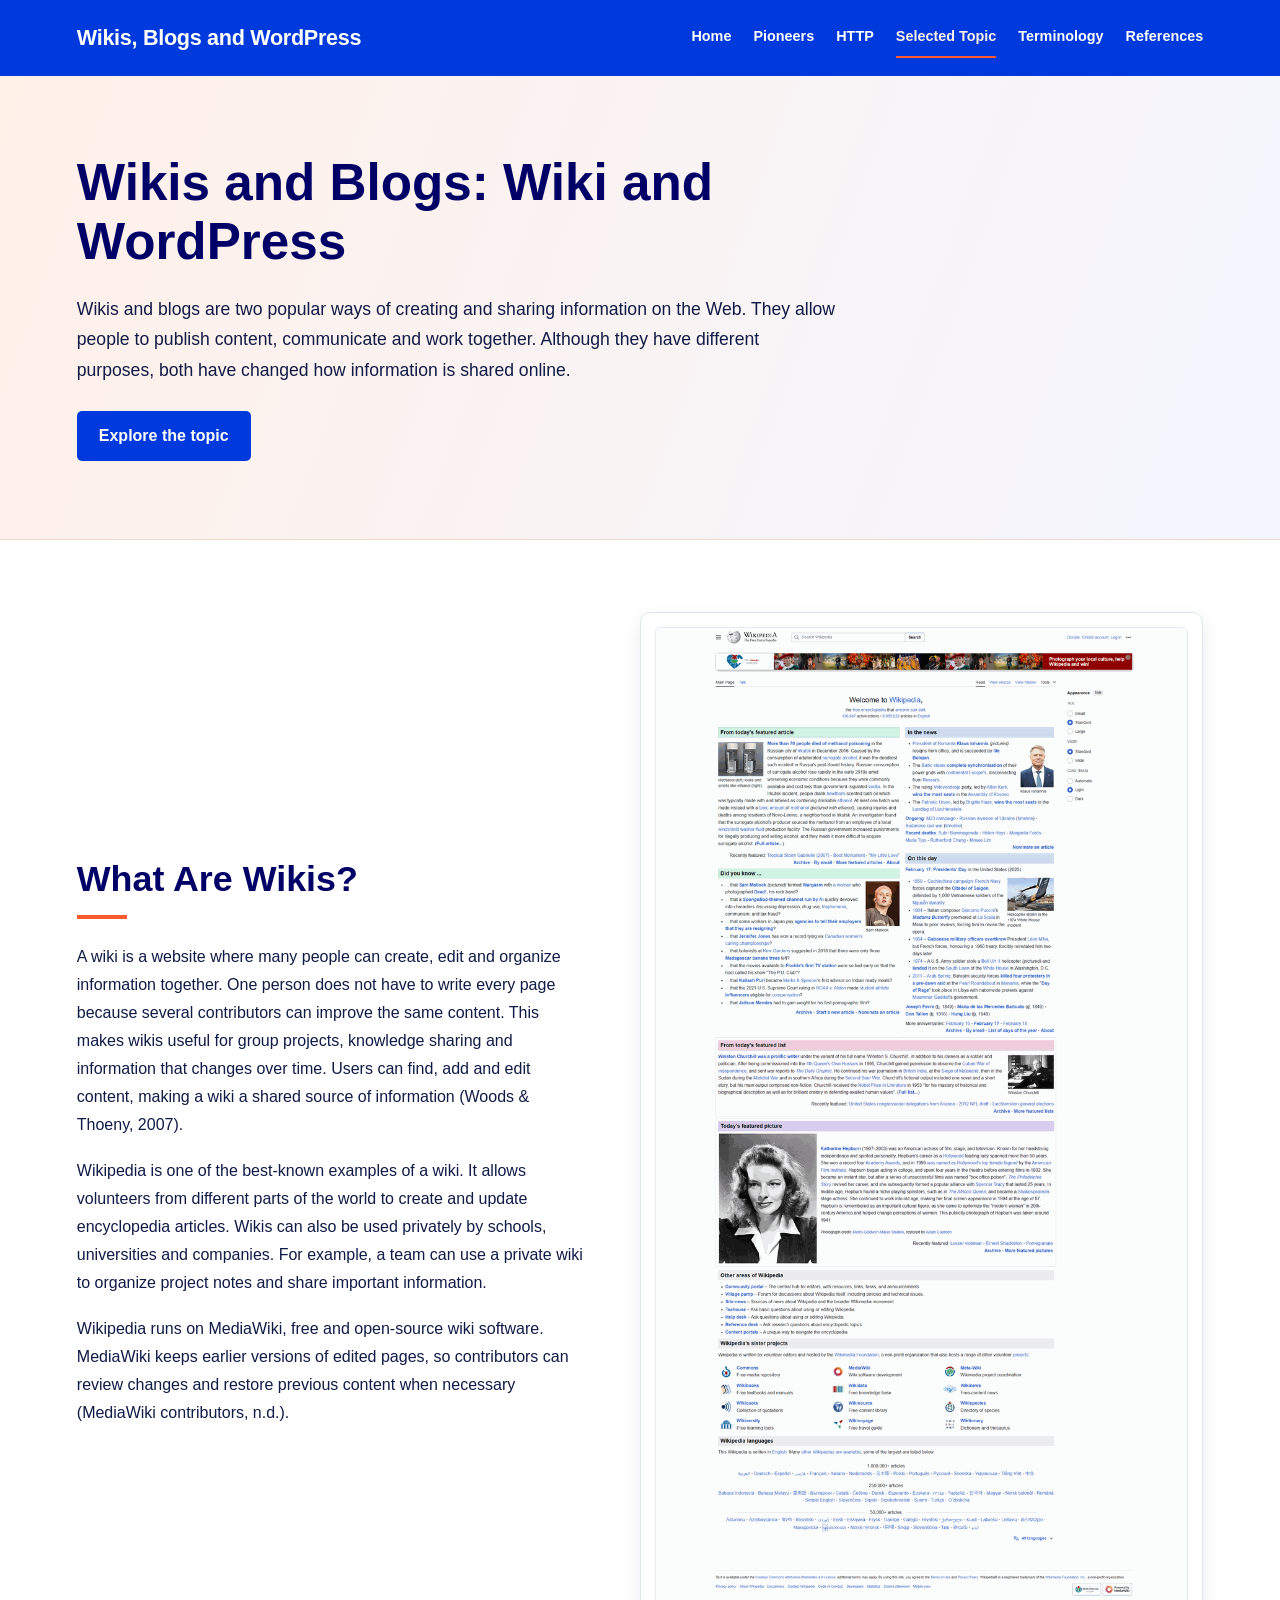
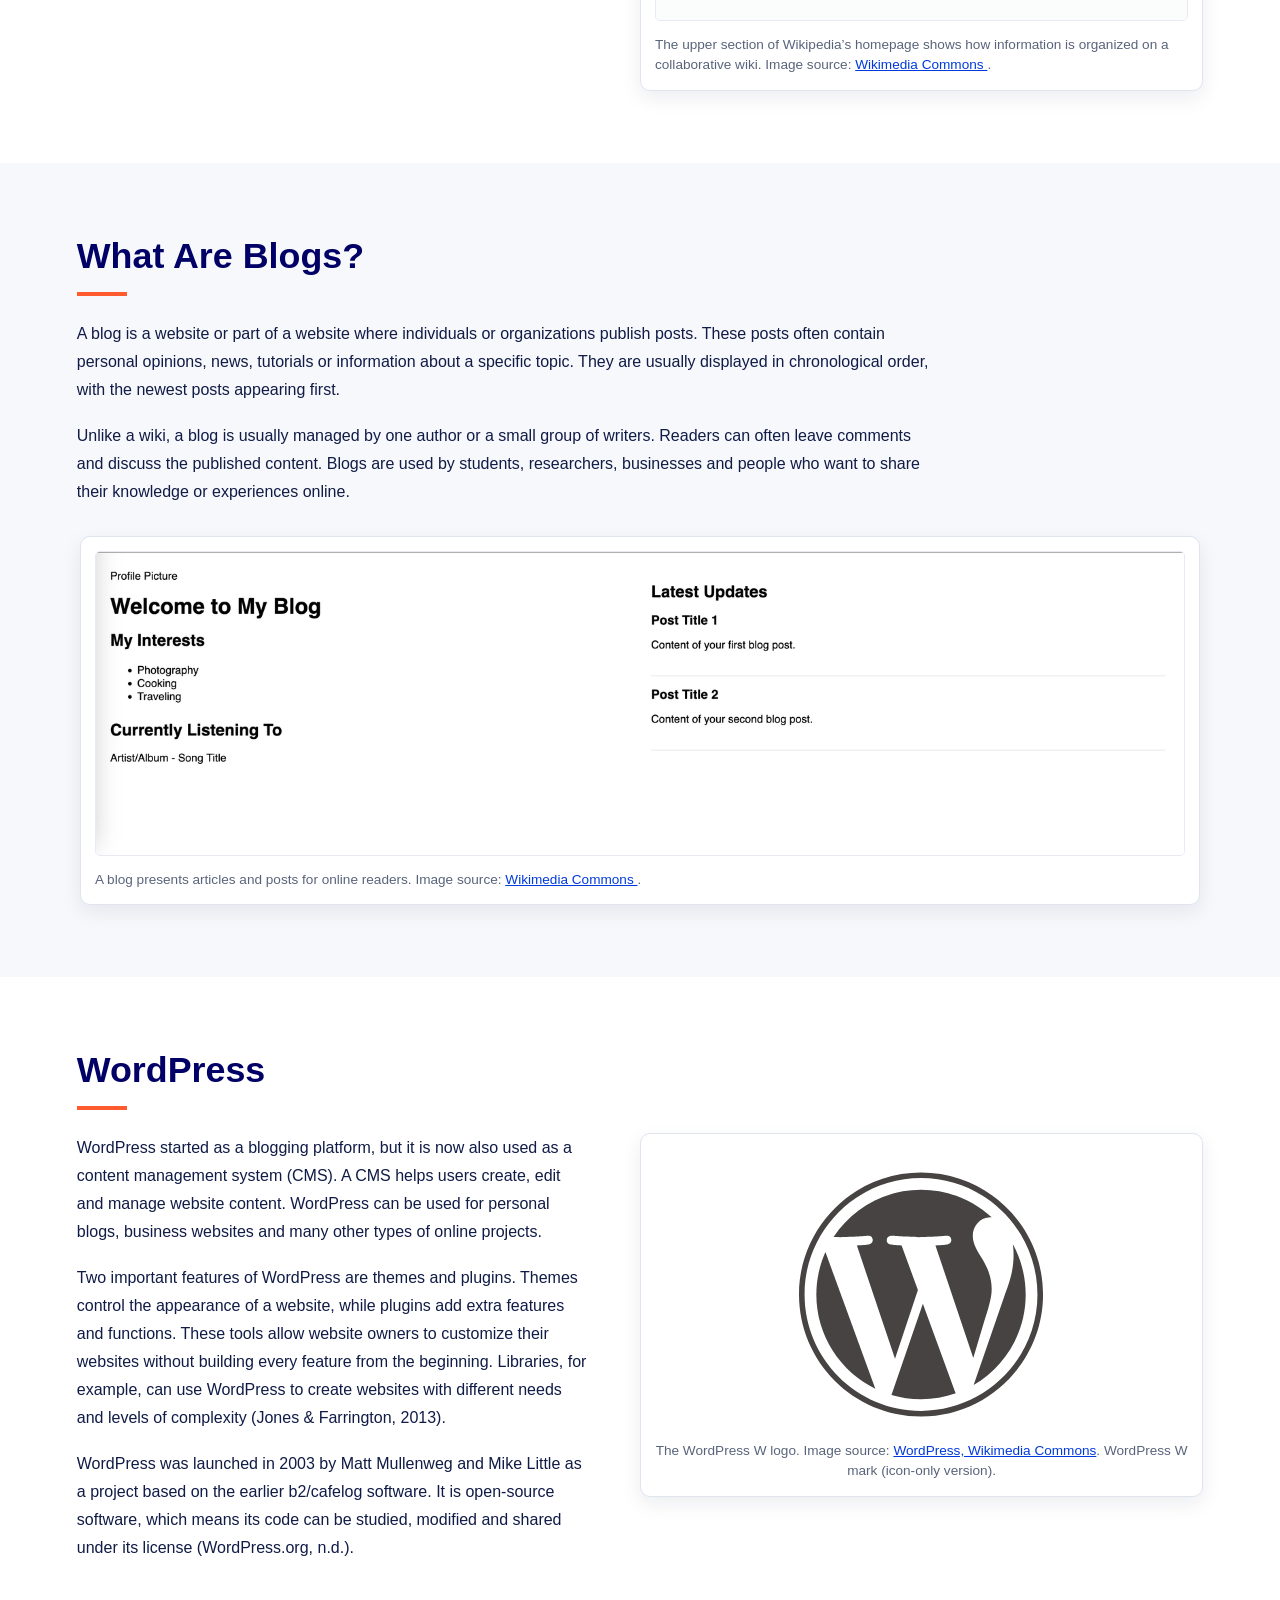
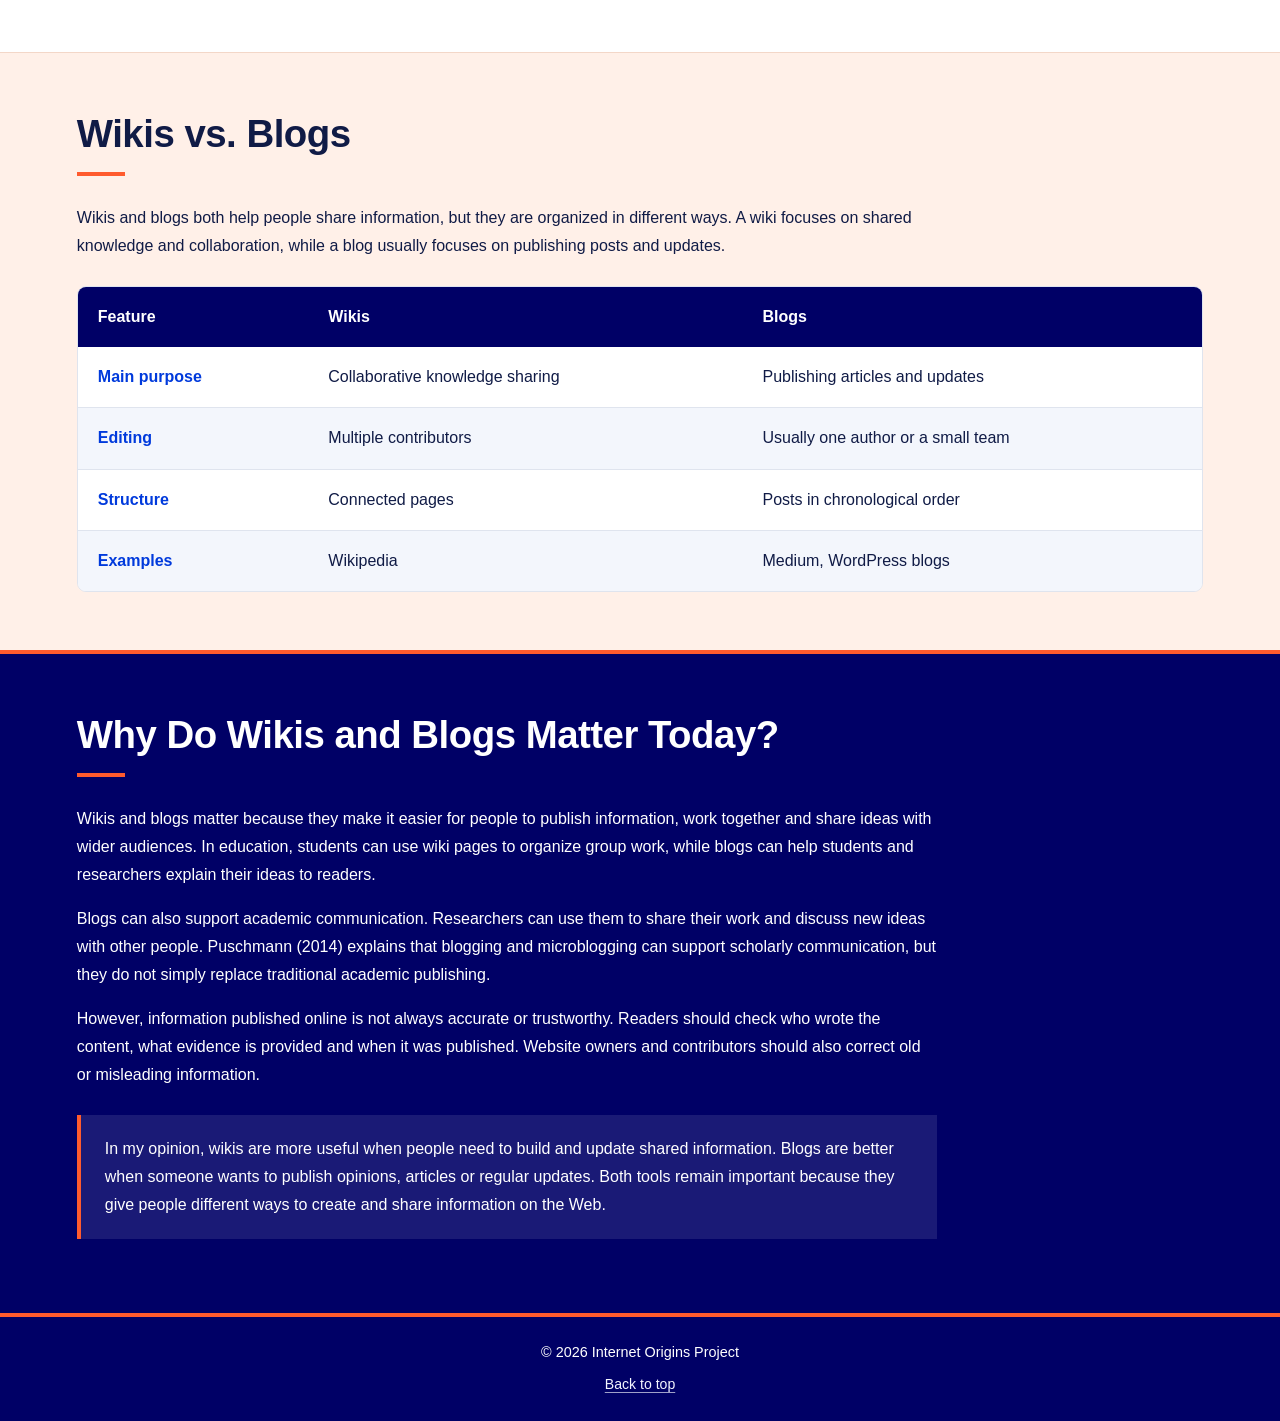
<file: project2/topic.html>
<!DOCTYPE html>

<html lang="en">

<head>
    <meta charset="utf-8" />
    <meta content="width=device-width, initial-scale=1.0" name="viewport" />
    <title>Selected Topic | Origins of the Internet and the Web</title>
    <link href="assets/css/style.css" rel="stylesheet" />
</head>

<body id="top">
    <!-- Header and Navigation -->
    <header>
        <h1>Wikis, Blogs and WordPress</h1>
        <button aria-label="Toggle navigation" aria-controls="main-nav" aria-expanded="false" type="button" class="menu-toggle">
            ☰
        </button>
        <nav aria-label="Main navigation" id="main-nav">
            <ul>
                <li><a href="index.html">Home</a></li>
                <li><a href="pioneers.html">Pioneers</a></li>
                <li><a href="http.html">HTTP</a></li>
                <li><a aria-current="page" class="current-page" href="topic.html">Selected Topic</a></li>
                <li><a href="terminology.html">Terminology</a></li>
                <li><a href="references.html">References</a></li>
            </ul>
        </nav>
    </header>
    <main class="topic-page">
        <!-- Hero Section -->
        <section class="topic-hero" id="topic-hero">
            <div class="topic-hero-copy">
                <h2>Wikis and Blogs: Wiki and WordPress</h2>
                <p>
                    Wikis and blogs are two popular ways of creating and
                    sharing information on the Web. They allow people to
                    publish content, communicate and work together.
                    Although they have different purposes, both have
                    changed how information is shared online.
                </p><a href="#what-are-wikis">Explore the topic</a>
            </div>
        </section>
        <!-- What are Wikis? -->
        <section class="" id="what-are-wikis">
            <div class="topic-copy">
                <h2>What Are Wikis?</h2>
                <p>
                    A wiki is a website where many people can create,
                    edit and organize information together. One person
                    does not have to write every page because several
                    contributors can improve the same content.
                    This makes wikis useful for group projects,
                    knowledge sharing and information that changes
                    over time. Users can find, add and edit content,
                    making a wiki a shared source of information
                    (Woods &amp; Thoeny, 2007).
                </p>
                <p>
                    Wikipedia is one of the best-known examples of a wiki.
                    It allows volunteers from different parts of the world
                    to create and update encyclopedia articles.
                    Wikis can also be used privately by schools,
                    universities and companies. For example, a team
                    can use a private wiki to organize project notes
                    and share important information.
                </p>
                <p>
                    Wikipedia runs on MediaWiki, free and open-source wiki software.
                    MediaWiki keeps earlier versions of edited pages, so contributors
                    can review changes and restore previous content when necessary
                    (MediaWiki contributors, n.d.).
                </p>
            </div>
            <figure class="topic-visual">
                <img alt="Upper portion of the Wikipedia homepage showing its main sections and articles"
                    src="assets/media/wikipedia-top.png" />
                <figcaption class="topic-caption">
                    The upper section of Wikipedia’s homepage shows how information is organized on a collaborative
                    wiki.
                    Image source:
                    <a href="https://commons.wikimedia.org/wiki/File:English_Wikipedia_screenshot.png"
                        rel="noopener noreferrer" target="_blank">
                        Wikimedia Commons
                    </a>.
                </figcaption>
            </figure>
        </section>
        <!-- What are Blogs? -->
        <section class="topic-full-image" id="what-are-blogs">
            <div class="topic-copy">
                <h2>What Are Blogs?</h2>
                <p>
                    A blog is a website or part of a website where
                    individuals or organizations publish posts.
                    These posts often contain personal opinions,
                    news, tutorials or information about a specific topic.
                    They are usually displayed in chronological order,
                    with the newest posts appearing first.
                </p>
                <p>
                    Unlike a wiki, a blog is usually managed by one
                    author or a small group of writers.
                    Readers can often leave comments and discuss
                    the published content. Blogs are used by students,
                    researchers, businesses and people who want to
                    share their knowledge or experiences online.
                </p>
            </div>
            <figure class="topic-visual">
                <img alt="Example of a blog website with articles" src="assets/media/blog-example.png" />
                <figcaption class="topic-caption">
                    A blog presents articles and posts for online readers.
                    Image source:
                    <a href="https://commons.wikimedia.org/wiki/File:A_screenshot_of_my_Webpage_that_I_designed.png"
                        rel="noopener noreferrer" target="_blank">
                        Wikimedia Commons
                    </a>.
                </figcaption>
            </figure>
        </section>
        <!-- WordPress -->
        <section id="wordpress">
            <div class="topic-copy">
                <h2>WordPress</h2>
                <p>
                    WordPress started as a blogging platform, but it
                    is now also used as a content management system (CMS).
                    A CMS helps users create, edit and manage website content.
                    WordPress can be used for personal blogs, business
                    websites and many other types of online projects.
                </p>
                <p>
                    Two important features of WordPress are themes
                    and plugins. Themes control the appearance of a
                    website, while plugins add extra features and functions.
                    These tools allow website owners to customize their
                    websites without building every feature from the beginning.
                    Libraries, for example, can use WordPress to create
                    websites with different needs and levels of complexity
                    (Jones &amp; Farrington, 2013).
                </p>
                <p>
                    WordPress was launched in 2003 by Matt Mullenweg and Mike Little
                    as a project based on the earlier b2/cafelog software.
                    It is open-source software, which means its code can be studied,
                    modified and shared under its license (WordPress.org, n.d.).
                </p>
            </div>
            <figure class="topic-visual">
                <img alt="Circular WordPress W logo without text" src="assets/media/wordpress-icon.svg" />
                <figcaption class="topic-caption">The WordPress W logo. Image source: <a
                        href="https://commons.wikimedia.org/wiki/File:Wordpress-Logo.svg" rel="noopener noreferrer"
                        target="_blank">WordPress, Wikimedia Commons</a>. WordPress W mark (icon-only version).
                </figcaption>
            </figure>
        </section>
        <!-- Wikis vs. Blogs -->
        <section id="comparison">
            <h2>Wikis vs. Blogs</h2>
            <p>
                Wikis and blogs both help people share information,
                but they are organized in different ways.
                A wiki focuses on shared knowledge and collaboration,
                while a blog usually focuses on publishing posts
                and updates.
            </p>
            <div class="topic-table-scroll">
                <table>
                    <thead>
                        <tr>
                            <th scope="col">Feature</th>
                            <th scope="col">Wikis</th>
                            <th scope="col">Blogs</th>
                        </tr>
                    </thead>
                    <tbody>
                        <tr>
                            <th scope="row">Main purpose</th>
                            <td>Collaborative knowledge sharing</td>
                            <td>Publishing articles and updates</td>
                        </tr>
                        <tr>
                            <th scope="row">Editing</th>
                            <td>Multiple contributors</td>
                            <td>Usually one author or a small team</td>
                        </tr>
                        <tr>
                            <th scope="row">Structure</th>
                            <td>Connected pages</td>
                            <td>Posts in chronological order</td>
                        </tr>
                        <tr>
                            <th scope="row">Examples</th>
                            <td>Wikipedia</td>
                            <td>Medium, WordPress blogs</td>
                        </tr>
                    </tbody>
                </table>
            </div>
        </section>
        <!-- Why They Matter -->
        <section id="importance">
            <h2>Why Do Wikis and Blogs Matter Today?</h2>
            <p>
                Wikis and blogs matter because they make it easier
                for people to publish information, work together
                and share ideas with wider audiences.
                In education, students can use wiki pages to
                organize group work, while blogs can help students
                and researchers explain their ideas to readers.
            </p>
            <p>
                Blogs can also support academic communication.
                Researchers can use them to share their work
                and discuss new ideas with other people.
                Puschmann (2014) explains that blogging and
                microblogging can support scholarly communication,
                but they do not simply replace traditional
                academic publishing.
            </p>
            <p>
                However, information published online is not
                always accurate or trustworthy.
                Readers should check who wrote the content,
                what evidence is provided and when it was published.
                Website owners and contributors should also
                correct old or misleading information.
            </p>
            <p>
                In my opinion, wikis are more useful when people
                need to build and update shared information.
                Blogs are better when someone wants to publish
                opinions, articles or regular updates.
                Both tools remain important because they give
                people different ways to create and share
                information on the Web.
            </p>
        </section>
    </main>
    <!-- Footer -->
    <footer>
        <p>
            &copy; 2026 Internet Origins Project
        </p>
            <p><a href="#top">Back to top</a></p>
    </footer>
    <!-- Mobile navigation script -->
    <script>
        // Keep the mobile menu accessible to keyboard and touch users.
        const menuToggle = document.querySelector('.menu-toggle');
        const siteNav = document.getElementById(menuToggle.getAttribute('aria-controls'));
        function setMenuOpen(open) {
            siteNav.classList.toggle('active', open);
            menuToggle.setAttribute('aria-expanded', String(open));
        }
        menuToggle.addEventListener('click', () => {
            setMenuOpen(menuToggle.getAttribute('aria-expanded') !== 'true');
        });
        siteNav.addEventListener('click', (event) => {
            if (event.target.closest('a')) setMenuOpen(false);
        });
        document.addEventListener('keydown', (event) => {
            if (event.key === 'Escape' && menuToggle.getAttribute('aria-expanded') === 'true') {
                setMenuOpen(false);
                menuToggle.focus();
            }
        });
    </script>
</body>

</html>
</file>
<file: project1/assets/css/style.css>
:root {
    --espresso: #2E1A0E;
    --burgundy: #461312;
    --blush: #F0C4CC;
    --olive: #64652A;
    --sage: #B5B08A;
    --cream: #FAF7F2;
    --white: #FFFFFF;
    --light-border: #E7DED4;
}

* {
    box-sizing: border-box;
}

html {
    scroll-behavior: smooth;
}

body {
    margin: 0;
    font-family: Arial, Helvetica, sans-serif;
    background-color: var(--cream);
    color: var(--espresso);
    line-height: 1.7;
}

h1,
h2,
h3 {
    line-height: 1.25;
}

h2 {
    font-size: 2rem;
}

p {
    margin-top: 0;
}

/*HEADER*/
.site-header {
    padding: 28px 8%;
    background-color: var(--espresso);
    color: var(--white);
}

.site-header h1 {
    margin: 0;
    font-size: 2rem;
}

.site-header p {
    margin: 6px 0 0;
    color: var(--blush);
    font-size: 1rem;
}

/*NAVIGATION*/

.site-nav {
    display: flex;
    flex-wrap: wrap;
    align-items: center;
    gap: 28px;
    padding: 18px 8%;
    background-color: var(--white);
    border-bottom: 1px solid var(--light-border);
}

.site-nav a {
    color: var(--burgundy);
    text-decoration: none;
    font-weight: bold;
    font-size: 0.95rem;
}

.site-nav a:hover,
.site-nav a.active {
    color: var(--olive);
    text-decoration: underline;
    text-underline-offset: 5px;
}

/*MAIN CONTAINER*/

.container {
    width: 84%;
    max-width: 1200px;
    margin: 0 auto;
}

/*HERO SECTION*/

.hero {
    display: flex;
    align-items: center;
    justify-content: space-between;
    gap: 60px;
    padding: 75px 0;
}

.hero-content {
    flex: 1;
}

.eyebrow {
    margin-bottom: 16px;
    color: var(--olive);
    font-size: 0.8rem;
    font-weight: bold;
    letter-spacing: 2px;
}

.hero h2 {
    margin: 0 0 20px;
    font-size: 36px;
    color: var(--espresso);
    line-height: 1.15;
}

.hero-description {
    max-width: 560px;
    margin-bottom: 24px;
    font-size: 1.05rem;
    color: var(--espresso);
}

.hero-image {
    flex: 0 1 350px;
}

.hero-image img {
    display: block;
    width: 100%;
    height: 400px;
    object-fit: cover;
    border-radius: 48% 48% 12px 12px;
    background-color: var(--blush);
}

/*BUTTON*/

.button {
    display: inline-block;
    padding: 13px 25px;
    border: 2px solid var(--burgundy);
    border-radius: 5px;
    background-color: var(--burgundy);
    color: var(--white);
    font-size: 0.95rem;
    font-weight: bold;
    text-decoration: none;
}

.button:hover {
    background-color: var(--olive);
    border-color: var(--olive);
    color: var(--white);
}

/*CONTENT SECTIONS*/

.content-section {
    margin-bottom: 32px;
    padding: 38px;
    border-radius: 10px;
}

.content-section h2 {
    margin: 0 0 20px;
    font-size: 1.8rem;
}

.content-section p:last-child {
    margin-bottom: 0;
}

.about-section {
    background-color: var(--blush);
}

.mission-section {
    background-color: var(--sage);
}

/*FOOTER*/

.site-footer {
    margin-top: 70px;
    padding: 45px 8% 24px;
    background-color: var(--burgundy);
    color: var(--white);
}

.site-footer h2 {
    margin-top: 0;
    font-size: 1.7rem;
}

.site-footer p {
    margin-bottom: 12px;
}

.site-footer a {
    color: var(--blush);
    text-decoration: underline;
}

.site-footer a:hover {
    color: var(--sage);
}

.site-footer .copyright {
    margin-top: 30px;
    padding-top: 18px;
    border-top: 1px solid rgba(255, 255, 255, 0.25);
    font-size: 0.85rem;
}

/* RESUME PAGE */
.resume-page {
    background-color: var(--cream);
}

.resume-container {
    width: 84%;
    max-width: 1050px;
    margin: 38px auto 60px;
}

.resume-header {
    padding: 27px 32px;
    background-color: var(--burgundy);
    color: var(--white);
    border-left: 5px solid var(--blush);
    border-radius: 10px;
    box-shadow: 0 4px 14px rgba(46, 26, 14, 0.06);
}

.resume-header p {
    margin: 0 0 10px;
    color: var(--white);
    line-height: 1.75;
}

.resume-header p:last-child {
    margin-bottom: 0;
}

.resume-header a {
    color: var(--blush);
    font-weight: 600;
}

.resume-section {
    margin-top: 22px;
    padding: 28px 32px;
    background-color: var(--white);
    border: 1px solid var(--light-border);
    border-top: 8px solid var(--olive);
    border-radius: 11px;
    box-shadow: 0 4px 14px rgba(46, 26, 14, 0.045);
}

.resume-section:nth-of-type(even) {
    background-color: var(--white);
    border-top-color: var(--blush);
}

.resume-section h2 {
    margin: 0 0 22px;
    padding-bottom: 11px;
    color: var(--burgundy);
    border-bottom: 1px solid var(--light-border);
    font-size: 1.55rem;
}

.resume-section article {
    margin: 0 0 22px;
    padding: 0 10px 0;
    border-left: 4px solid var(--blush);
}

.resume-section:nth-of-type(even) article {
    margin: 0 0 22px;
    padding: 0 10px 0;
    border-left: 4px solid var(--olive);
}

.resume-section article:last-child {
    margin-bottom: 0;
    padding-bottom: 0;
    border-bottom: none;
}

.resume-section h3 {
    margin: 0 0 6px;
    color: var(--burgundy);
    font-size: 1.12rem;
}

.resume-section article>p:first-of-type {
    margin: 0 0 10px;
    color: var(--olive);
    font-size: 0.93rem;
    font-weight: 700;
}

.resume-section p,
.resume-section li {
    color: var(--espresso);
    line-height: 1.7;
}

.resume-section ul {
    margin: 10px 0 12px;
    padding-left: 22px;
}

.resume-section li {
    margin-bottom: 4px;
}

.resume-section li::marker {
    color: var(--olive);
}

.resume-section a {
    color: var(--burgundy);
    font-weight: 600;
}

.resume-section a:hover {
    color: var(--olive);
}

/* EDUCATION PAGE */
.education-container {
    width: 84%;
    max-width: 1100px;
    margin: 42px auto 60px;
}

.education-section {
    margin: 0 0 26px;
    padding: 30px 34px;
    background: var(--white);
    border: 1px solid var(--light-border);
    border-left: 8px solid var(--olive);
    border-radius: 13px;
    box-shadow: 0 5px 16px rgba(46, 26, 14, 0.05);
}

.education-section:nth-child(even) {
    background: var(--white);
    border-left-color: var(--blush);
}

.education-section h2 {
    margin: 0 0 24px;
    padding-bottom: 12px;
    color: var(--burgundy);
    border-bottom: 1px solid var(--light-border);
    font-size: 1.7rem;
}

.education-item {
    display: grid;
    grid-template-columns: 132px minmax(0, 1fr);
    align-items: start;
    gap: 26px;
}

.education-logo-link {
    display: flex;
    align-items: center;
    justify-content: center;
    width: 132px;
    min-height: 124px;
    padding: 14px;
    background: var(--white);
    border: 3px solid var(--light-border);
    border-radius: 10px;
}

.education-logo-link:hover {
    box-shadow: 0 6px 14px rgba(46, 26, 14, 0.09);
}

.education-logo {
    display: block;
    width: 100%;
    max-width: 104px;
    max-height: 94px;
}

.education-details h3 {
    margin: 0 0 7px;
    color: var(--burgundy);
    font-size: 1.3rem;
}

.education-details>p:first-of-type {
    margin: 0 0 12px;
    color: var(--olive);
    font-weight: bold;
    font-size: 0.95rem;
}

.education-details p {
    margin-bottom: 12px;
    line-height: 1.75;
}

.education-details strong {
    color: var(--burgundy);
}

.education-details h4 {
    display: block;
    width: fit-content;
    margin: 12px 0 8px;
    padding: 0 0 5px;
    border-bottom: 2px solid var(--light-border);
    border-radius: 0;
    color: var(--burgundy);
    font-size: 0.95rem;
    font-weight: 700;
}

.education-details ul {
    display: grid;
    grid-template-columns: repeat(2, minmax(0, 1fr));
    gap: 6px 22px;
    margin: 8px 0 0;
    padding-left: 20px;
}

.education-details li {
    padding-left: 2px;
    line-height: 1.6;
    font-size: 0.94rem;
}

.education-details li::marker {
    color: var(--olive);
}

/* INTERESTS PAGE */
.interests-page {
    background-color: var(--cream);
}

.interests-container {
    width: 84%;
    max-width: 1100px;
    margin: 48px auto 70px;
}

.interest-section {
    position: relative;
    margin-bottom: 34px;
    padding: 36px 40px;
    background-color: var(--white);
    border: 1px solid var(--light-border);
    border-radius: 16px;
}

.interest-section:nth-of-type(even) {
    background-color: var(--cream);
    border-top: 8px solid var(--blush);
}

.interest-section:nth-of-type(odd) {
    border-top: 8px solid var(--olive);
}

.interest-heading {
    display: flex;
    align-items: center;
    gap: 16px;
    margin-bottom: 24px;
    padding-bottom: 18px;
    border-bottom: 2px solid var(--light-border);
}

.interest-number {
    display: inline-flex;
    flex: 0 0 54px;
    width: 54px;
    height: 54px;
    align-items: center;
    justify-content: center;
    border-radius: 50%;
    background-color: var(--burgundy);
    color: var(--blush);
    font-weight: bold;
    font-size: 1.05rem;
}

.interest-section:nth-of-type(even) .interest-number {
    background-color: var(--olive);
    color: var(--white);
}

.interest-heading h2 {
    margin: 0;
    color: var(--burgundy);
}

.interest-section>p,
.cooking-text p {
    color: var(--espresso);
    line-height: 1.85;
    font-size: 1rem;
}

.interest-gallery {
    display: grid;
    grid-template-columns: repeat(2, minmax(0, 1fr));
    gap: 22px;
    margin-top: 28px;
}

.interest-photo {
    min-width: 0;
    margin: 0;
    padding: 10px;
    overflow: hidden;
    background-color: var(--white);
    border: 1px solid var(--light-border);
    border-radius: 12px;
    box-shadow: 0 5px 15px rgba(46, 26, 14, 0.08);
}

.interest-photo img {
    display: block;
    width: 100%;
    height: 250px;
    border-radius: 8px;
    background-color: var(--sage);
}

.interest-photo figcaption {
    padding: 13px 8px 7px;
    color: var(--burgundy);
    font-weight: bold;
    text-align: center;
}

.photo-label {
    display: block;
    margin-bottom: 4px;
    color: var(--olive);
    font-size: 0.75rem;
    font-weight: bold;
    text-transform: uppercase;
}

.volunteer-activities {
    display: grid;
    grid-template-columns: repeat(3, minmax(0, 1fr));
    gap: 16px;
    margin: 28px 0 8px;
}

.volunteer-card {
    padding: 23px 21px;
    background-color: var(--sage);
    border-radius: 12px;
    border-bottom: 4px solid var(--olive);
}

.volunteer-card:nth-child(2) {
    background-color: var(--blush);
    border-bottom-color: var(--burgundy);
}

.volunteer-card:nth-child(3) {
    background-color: var(--burgundy);
    border-bottom-color: var(--olive);
}

.volunteer-card h3 {
    margin: 0 0 12px;
    color: var(--burgundy);
    font-size: 1.15rem;
}

.volunteer-card p {
    color: var(--espresso);
    line-height: 1.75;
    font-size: 0.95rem;
}

.volunteer-card:nth-child(3) h3,
.volunteer-card:nth-child(3) p {
    color: var(--white);
}

.cooking-layout {
    display: grid;
    grid-template-columns: 1.1fr 0.9fr;
    align-items: center;
    gap: 30px;
}

.cooking-text p:last-child {
    margin-bottom: 0;
}

.cooking-photo {
    background-color: var(--blush);
    border-color: var(--blush);
}

.cooking-photo img {
    width: 100%;
    height: 400px;
}

.interests-project-link {
    display: inline-flex;
    align-items: center;
    gap: 12px;
    margin-top: 10px;
    padding: 13px 22px;
    border: 2px solid var(--burgundy);
    border-radius: 6px;
    background-color: var(--burgundy);
    color: var(--white);
    font-weight: bold;
    text-decoration: none;
}

.interests-project-link span {
    font-size: 1.3rem;
    line-height: 1;
}

.interests-project-link:hover {
    background-color: var(--olive);
    border-color: var(--olive);
    color: var(--white);
}

/* PROJECTS PAGE */

.projects-container {
    width: 84%;
    max-width: 1100px;
    margin: 45px auto;
}

.project-section {
    margin-bottom: 28px;
    padding: 32px 36px;
    background-color: var(--white);
    border: 1px solid var(--light-border);
    border-radius: 10px;
    border-left: 8px solid var(--olive)
}

.project-section h2 {
    margin-top: 0;
    margin-bottom: 20px;
    padding-bottom: 12px;
    color: var(--burgundy);
    border-bottom: 2px solid var(--blush);
}

.project-section p:last-child {
    margin-bottom: 0;
}

.project-section ul {
    padding-left: 22px;
}

.project-section li {
    margin-bottom: 8px;
}

.project-section a {
    color: var(--burgundy);
}

.project-section a:hover {
    color: var(--olive);
}

.project-section:nth-child(even) {
    border-left-color: var(--sage);
}

/* RESPONZIVE */

@media (max-width: 800px) {

    .container,
    .resume-container,
    .education-container,
    .projects-container,
    .interests-container {
        width: 90%;
    }

    .hero {
        gap: 32px;
    }

    .education-details ul {
        grid-template-columns: 1fr;
    }
}

@media (max-width: 600px) {
    .site-header {
        padding: 24px 5%;
    }

    .site-nav {
        gap: 14px;
        padding: 16px 5%;
    }

    .hero {
        flex-direction: column;
        gap: 28px;
        padding: 36px 0;
    }

    .hero-image {
        width: 100%;
        max-width: 320px;
        margin: 0 auto;
    }

    .hero h2 {
        font-size: 27px;
    }

    .container,
    .resume-container,
    .education-container,
    .projects-container,
    .interests-container {
        width: 92%;
    }

    .content-section,
    .resume-header,
    .resume-section,
    .education-section,
    .project-section,
    .interest-section {
        padding: 20px;
    }

    .education-item {
        grid-template-columns: 1fr;
        gap: 15px;
    }

    .education-logo-link {
        width: 105px;
    }

    .education-details ul,
    .interest-gallery,
    .volunteer-activities,
    .cooking-layout {
        grid-template-columns: 1fr;
    }

    .interest-heading {
        gap: 12px;
    }

    .interest-number {
        flex-shrink: 0;
        width: 43px;
        height: 43px;
    }

    .volunteer-card {
        padding: 20px;
    }

    .cooking-photo img {
        height: 250px;
    }

    .site-footer {
        padding: 32px 6% 22px;
    }
}
</file>
<file: project2/assets/css/style.css>
/* Base */

:root {
    --ink: #101b46;
    --blue: #003adc;
    --navy: #000066;
    --orange: #ff5b2e;
    --peach: #fff0e8;
    --paper: #f7f8fb;
    --line: #dfe4ee;
}

* {
    box-sizing: border-box;
}

html {
    scroll-behavior: smooth;
}

body {
    margin: 0;
    color: var(--ink);
    background: #fff;
    font-family: Arial, Helvetica, sans-serif;
    line-height: 1.65;
}

img {
    max-width: 100%;
    height: auto;
}

a {
    color: var(--blue);
}

:focus-visible {
    outline: 3px solid var(--orange);
    outline-offset: 3px;
}

/* Site navigation */

header {
    display: flex;
    align-items: center;
    justify-content: space-between;
    gap: 24px;
    padding: 18px 6%;
    background: var(--blue);
    color: #fff;
}

header h1 {
    margin: 0;
    font-size: 1.35rem;
    letter-spacing: -.3px;
    white-space: nowrap;
}

header nav ul {
    display: flex;
    flex-wrap: wrap;
    align-items: center;
    gap: 8px 22px;
    list-style: none;
    padding: 0;
    margin: 0;
}

header nav a {
    display: inline-block;
    padding: 7px 0;
    color: #fff;
    font-size: .9rem;
    font-weight: 600;
    text-decoration: none;
    border-bottom: 2px solid transparent;
    transition: color .2s ease, border-color .2s ease;
}

header nav a:hover,
header nav a:focus-visible,
header nav a[aria-current="page"],
header nav .current-page {
    color: var(--peach);
    border-bottom-color: var(--orange);
}

.menu-toggle {
    display: none;
    border: 0;
    padding: 3px 8px;
    color: #fff;
    background: transparent;
    font-size: 1.7rem;
    cursor: pointer;
}

header nav a:focus-visible,
.menu-toggle:focus-visible {
    outline-color: #fff;
}

main {
    width: 100%;
}

main section {
    padding: 58px 6%;
}

main section>h2 {
    margin: 0 0 28px;
    color: var(--ink);
    font-size: clamp(1.8rem, 3vw, 2.4rem);
    line-height: 1.2;
    letter-spacing: -.5px;
}

main section>h2::after {
    content: "";
    display: block;
    width: 48px;
    height: 4px;
    margin-top: 14px;
    background: var(--orange);
}

main section p {
    max-width: 860px;
    line-height: 1.75;
}

footer {
    padding: 24px 6%;
    background: var(--navy);
    border-top: 4px solid var(--orange);
    color: #fff;
    text-align: center;
}

footer p {
    margin: 0;
    font-size: .9rem;
}

/* HTTP page */

.http-page #introduction {
    padding-top: 82px;
    padding-bottom: 82px;
    background: linear-gradient(115deg, #fff0e8 0%, #fff0e8 70%, #f1f4ff 100%);
    border-bottom: 1px solid #f3d6c9;
}

.http-page #introduction h2 {
    max-width: 820px;
    color: var(--navy);
    font-size: clamp(2.6rem, 5vw, 4.1rem);
}

.http-page #introduction p {
    max-width: 740px;
    margin-bottom: 0;
    font-size: 1.13rem;
}

.http-page #request-process {
    background: var(--paper);
}

.http-page #request-process>p {
    margin-bottom: 28px;
}

.http-page #request-process ol {
    display: grid;
    grid-template-columns: repeat(3, minmax(0, 1fr));
    gap: 18px;
    margin: 0;
    padding: 0;
    list-style: none;
}

.http-page #request-process li {
    padding: 25px 24px;
    background: #fff;
    border: 1px solid #cfd7ea;
    border-radius: 10px;
    box-shadow: 0 3px 10px rgba(16, 27, 70, .05);
    transition: transform .2s ease, box-shadow .2s ease, border-color .2s ease;
}

.http-page #request-process li:hover {
    transform: translateY(-3px);
    border-color: #ff9a7c;
    box-shadow: 0 10px 24px rgba(16, 27, 70, .1);
}

.http-page #request-process li h3 {
    margin: 0 0 12px;
    padding-bottom: 13px;
    color: var(--navy);
    border-bottom: 2px solid var(--peach);
    font-size: 1.13rem;
    line-height: 1.4;
}

.http-page #request-process li p {
    margin: 0;
    font-size: .96rem;
    line-height: 1.7;
}

.http-page #request-process>p:last-child {
    margin: 28px 0 0;
    padding: 17px 20px;
    background: #eaf0ff;
    border-left: 4px solid var(--blue);
    border-radius: 4px;
}

.http-page #request-response {
    background: #fff;
}

.http-page #request-response .response-grid {
    display: grid;
    grid-template-columns: repeat(2, minmax(0, 1fr));
    gap: 22px;
}

.http-page #request-response .response-panel {
    padding: 30px;
    background: #edf2ff;
    border: 1px solid #cbd8ff;
    border-top: 5px solid var(--blue);
    border-radius: 10px;
}

.http-page #request-response .response-panel:nth-child(2) {
    background: #fff1e9;
    border-color: #f5cbb9;
    border-top-color: var(--orange);
}

.http-page #request-response h3 {
    margin: 0 0 14px;
    color: var(--navy);
    font-size: 1.4rem;
}

.http-page #request-response p {
    margin: 0 0 15px;
}

.http-page #request-response p:last-child {
    margin-bottom: 0;
}

.http-page #http-diagram {
    background: var(--peach);
    border-top: 1px solid #f3d6c9;
    border-bottom: 1px solid #f3d6c9;
}

.http-page #http-diagram figure {
    max-width: 800px;
    margin: 28px auto 0;
    padding: 24px;
    background: #fff;
    border: 1px solid #e7cfc4;
    border-radius: 10px;
    box-shadow: 0 5px 18px rgba(16, 27, 70, .06);
}

.http-page #http-diagram img {
    display: block;
    width: auto;
    max-width: 100%;
    height: auto;
    margin: 0 auto;
}

.http-page #http-diagram figcaption {
    margin-top: 14px;
    color: #536078;
    font-size: .86rem;
    text-align: center;
}

.http-page #https {
    background: #fff;
}

.http-page #https p {
    max-width: 840px;
    padding-left: 22px;
    border-left: 3px solid #d6dff4;
}

.http-page #https p:last-child {
    margin-bottom: 0;
    padding: 18px 22px;
    background: #f0f4ff;
    border-left-color: var(--blue);
    border-radius: 0 7px 7px 0;
}

.http-page #status-codes {
    background: var(--paper);
    overflow-x: auto;
}

.http-page #status-codes table {
    width: 100%;
    margin-top: 24px;
    border-collapse: separate;
    border-spacing: 0;
    background: #fff;
    border: 1px solid #cfd7ea;
    border-radius: 9px;
    overflow: hidden;
}

.http-page #status-codes caption {
    margin-bottom: 12px;
    color: var(--ink);
    text-align: left;
    font-weight: 700;
}

.http-page #status-codes th {
    padding: 16px 18px;
    background: var(--navy);
    color: #fff;
    text-align: left;
}

.http-page #status-codes td {
    padding: 16px 18px;
    border-bottom: 1px solid var(--line);
    vertical-align: top;
}

.http-page #status-codes tbody tr:last-child td {
    border-bottom: 0;
}

.http-page #status-codes td:first-child {
    color: var(--blue);
    font-weight: 700;
    font-size: 1.1rem;
}

.http-page #status-codes tbody tr:nth-child(even) {
    background: #f0f3fb;
}

.http-page #status-codes tbody tr:hover {
    background: #fff0e8;
}

.http-page #http-versions {
    background: var(--navy);
    color: #fff;
    border-top: 5px solid var(--orange);
}

.http-page #http-versions h2,
.http-page #http-versions p {
    color: #fff;
}

.http-page #http-versions p {
    max-width: 840px;
}

/* Selected Topic page */

.topic-page #topic-hero {
    display: block;
    padding-top: 78px;
    padding-bottom: 78px;
    background: linear-gradient(110deg, var(--peach), #f4f6ff);
    border-bottom: 1px solid #f0d8ca;
}

.topic-page #topic-hero .topic-hero-copy {
    max-width: 860px;
}

.topic-page #topic-hero h2 {
    margin: 0 0 22px;
    color: var(--navy);
    font-size: clamp(2.4rem, 4vw, 3.5rem);
    line-height: 1.15;
}

.topic-page #topic-hero h2::after {
    display: none;
}

.topic-page #topic-hero p {
    max-width: 760px;
    margin: 0 0 25px;
    font-size: 1.1rem;
}

.topic-page #topic-hero a {
    display: inline-block;
    padding: 12px 22px;
    background: var(--blue);
    border-radius: 5px;
    color: #fff;
    font-weight: 600;
    text-decoration: none;
}

.topic-page #topic-hero a:hover {
    background: var(--navy);
}

.topic-page #what-are-wikis,
.topic-page #wordpress {
    display: grid;
    grid-template-columns: minmax(0, 1fr) minmax(0, 1.1fr);
    align-items: center;
    gap: clamp(28px, 4vw, 64px);
    padding-top: 72px;
    padding-bottom: 72px;
    background: #fff;
}

.topic-page #what-are-blogs {
    padding-top: 72px;
    padding-bottom: 72px;
    background: var(--paper);
}

.topic-page #what-are-blogs .topic-copy {
    max-width: 920px;
}

.topic-page #what-are-blogs .topic-visual {
    width: 100%;
    max-width: 1120px;
    margin: 30px auto 0;
}

.topic-page #what-are-blogs .topic-visual img {
    width: 100%;
    height: auto;
    max-height: none;
}

.topic-page .topic-copy,
.topic-page .topic-visual {
    min-width: 0;
}

.topic-page .topic-copy h2 {
    margin: 0 0 24px;
    color: var(--navy);
    font-size: clamp(1.85rem, 2.8vw, 2.5rem);
    line-height: 1.2;
}

.topic-page .topic-copy h2::after {
    content: "";
    display: block;
    width: 50px;
    height: 4px;
    margin-top: 14px;
    background: var(--orange);
}

.topic-page .topic-copy p {
    margin: 0 0 18px;
    font-size: 1rem;
    line-height: 1.75;
}

.topic-page .topic-visual {
    margin: 0;
    padding: 14px;
    background: #fff;
    border: 1px solid var(--line);
    border-radius: 10px;
    box-shadow: 0 7px 20px rgba(16, 27, 70, .08);
}

.topic-page .topic-visual img {
    display: block;
    width: 100%;
    height: auto;
    max-height: none;
    aspect-ratio: auto;
    object-fit: contain;
    border: 1px solid #e7eaf1;
    border-radius: 5px;
}

.topic-page #wordpress .topic-visual {
    text-align: center;
}

.topic-page #wordpress .topic-visual img {
    width: 100%;
    max-width: 245px;
    margin: 24px auto;
    border: 0;
}

.topic-page .topic-caption {
    margin-top: 14px;
    color: #59647b;
    font-size: .85rem;
    line-height: 1.5;
    overflow-wrap: anywhere;
}

.topic-page #comparison {
    background: var(--peach);
    border-top: 1px solid #f3d7c8;
}

.topic-page #comparison>h2,
.topic-page #comparison>p {
    max-width: 850px;
}

.topic-page .topic-table-scroll {
    margin-top: 26px;
    overflow-x: auto;
    background: #fff;
    border: 1px solid var(--line);
    border-radius: 9px;
}

.topic-page #comparison table {
    width: 100%;
    border-collapse: collapse;
}

.topic-page #comparison thead th {
    padding: 17px 20px;
    background: var(--navy);
    color: #fff;
    text-align: left;
}

.topic-page #comparison tbody th,
.topic-page #comparison td {
    padding: 17px 20px;
    border-bottom: 1px solid var(--line);
    text-align: left;
    vertical-align: top;
}

.topic-page #comparison tbody th {
    color: var(--blue);
}

.topic-page #comparison tbody tr:nth-child(even) {
    background: #f3f6fc;
}

.topic-page #comparison tbody tr:last-child th,
.topic-page #comparison tbody tr:last-child td {
    border-bottom: 0;
}

.topic-page #importance {
    background: var(--navy);
    color: #fff;
    border-top: 4px solid var(--orange);
}

.topic-page #importance h2,
.topic-page #importance p {
    color: #fff;
}

.topic-page #importance p:last-child {
    max-width: 860px;
    margin-top: 26px;
    padding: 20px 24px;
    background: rgba(255, 255, 255, .1);
    border-left: 4px solid var(--orange);
}

/* Home */

#hero {
    display: flex;
    align-items: center;
    justify-content: space-between;
    gap: clamp(28px, 5vw, 70px);
    padding: 80px 8%;
    background: var(--peach);
}

#hero .hero-content {
    flex: 1 1 56%;
    min-width: 0;
}

#hero h2 {
    max-width: 690px;
    margin: 0 0 24px;
    color: var(--navy);
    font-size: clamp(2.7rem, 5vw, 4.4rem);
    line-height: 1.05;
    letter-spacing: -1.5px;
}

#hero p {
    max-width: 580px;
    margin: 0 0 28px;
    font-size: 1.06rem;
}

#hero a {
    display: inline-block;
    padding: 12px 21px;
    border-radius: 4px;
    background: var(--blue);
    color: #fff;
    text-decoration: none;
    transition: background-color .2s ease;
}

#hero a:hover {
    background: var(--navy);
}

#hero .hero-image {
    flex: 0 1 40%;
    margin: 0;
    text-align: center;
}

#hero .hero-image img {
    display: block;
    width: 100%;
    max-height: 430px;
    object-fit: contain;
}

#before-the-web {
    background: #fff;
    display: flow-root;
}

#before-the-web figure {
    float: left;
    width: 41%;
    margin: 4px 36px 18px 0;
}

#before-the-web img,
#birth-of-the-web img {
    display: block;
    width: 100%;
    border: 1px solid var(--line);
    border-radius: 6px;
}

#before-the-web figcaption,
#birth-of-the-web figcaption {
    margin-top: 9px;
    color: #59647b;
    font-size: .84rem;
}

#before-the-web p {
    margin: 0 0 18px;
}

#internet-vs-web {
    background: var(--paper);
}

#internet-vs-web .comparison {
    display: grid;
    grid-template-columns: repeat(2, minmax(0, 1fr));
    gap: 20px;
}

#internet-vs-web .comparison-box {
    padding: 30px;
    color: #fff;
    background: var(--navy);
    border-top: 4px solid var(--orange);
    border-radius: 8px;
}

#internet-vs-web .web-box {
    background: var(--blue);
}

#internet-vs-web h3 {
    margin: 0 0 12px;
    font-size: 1.45rem;
}

#internet-vs-web p {
    margin: 0;
    color: inherit;
}

#birth-of-the-web {
    background: #fff;
}

#birth-of-the-web figure {
    max-width: 960px;
    margin: 28px 0 0;
}

#birth-of-the-web img {
    max-height: 520px;
    object-fit: contain;
    object-position: left;
}

#early-technologies {
    background: var(--paper);
}

#early-technologies .technology-list {
    display: grid;
    grid-template-columns: repeat(3, minmax(0, 1fr));
    gap: 16px;
}

#early-technologies .technology {
    padding: 22px;
    border: 1px solid var(--line);
    border-radius: 9px;
    background: #fff;
    transition: box-shadow .2s ease, transform .2s ease;
}

#early-technologies .technology h3 {
    margin: 0 0 8px;
    color: var(--blue);
    font-size: 1.18rem;
}

#early-technologies .technology p {
    margin: 0;
    font-size: .96rem;
}

#early-technologies .technology:hover {
    transform: translateY(-3px);
    box-shadow: 0 8px 20px rgba(16, 27, 70, .09);
}

#timeline {
    background: var(--peach);
}

#timeline ol {
    position: relative;
    display: grid;
    gap: 18px;
    margin: 0;
    padding: 0 0 0 42px;
    list-style: none;
}

#timeline ol::before {
    content: "";
    position: absolute;
    left: 12px;
    top: 12px;
    bottom: 12px;
    width: 3px;
    background: var(--orange);
}

#timeline li {
    position: relative;
    padding: 21px 25px;
    background: #fff;
    border: 1px solid var(--line);
    border-left: 4px solid var(--orange);
    border-radius: 7px;
}

#timeline li::before {
    content: "";
    position: absolute;
    top: 24px;
    left: -40px;
    width: 14px;
    height: 14px;
    border-radius: 50%;
    background: var(--blue);
    border: 3px solid var(--peach);
}

#timeline li strong {
    display: block;
    margin-bottom: 7px;
    color: var(--blue);
    font-size: 1.25rem;
}

#timeline li p {
    margin: 0;
}

/* Pioneers */

.pioneers-page #pioneers-intro {
    background: var(--peach);
    padding-top: 70px;
    padding-bottom: 70px;
}

.pioneers-page #pioneers-intro p {
    max-width: 790px;
    font-size: 1.08rem;
}

.pioneers-page .pioneer-entry {
    padding-top: 24px;
    padding-bottom: 24px;
    background: #fff;
}

.pioneers-page .pioneer-entry:nth-of-type(odd) {
    background: var(--paper);
}

.pioneers-page .pioneer-card {
    display: grid;
    grid-template-columns: minmax(185px, 250px) minmax(0, 1fr);
    column-gap: clamp(24px, 3.5vw, 46px);
    align-items: start;
    max-width: 1120px;
    margin: 0 auto;
    padding: clamp(22px, 3vw, 34px);
    border: 1px solid var(--line);
    border-radius: 12px;
    background: #fff;
    box-shadow: 0 4px 15px rgba(16, 27, 70, .055);
    transition: transform .2s ease, box-shadow .2s ease;
}

.pioneers-page .pioneer-card:hover {
    transform: translateY(-3px);
    box-shadow: 0 12px 28px rgba(16, 27, 70, .11);
}

.pioneers-page .pioneer-card h3 {
    grid-column: 2;
    margin: 0 0 18px;
    color: var(--navy);
    font-size: clamp(1.45rem, 2.4vw, 1.95rem);
    line-height: 1.25;
}

.pioneers-page .pioneer-card h3::after {
    content: "";
    display: block;
    width: 42px;
    height: 3px;
    margin-top: 12px;
    background: var(--orange);
}

.pioneers-page .pioneer-card figure {
    grid-column: 1;
    grid-row: 1 / span 3;
    margin: 0;
}

.pioneers-page .pioneer-card img {
    display: block;
    width: 100%;
    height: 260px;
    object-fit: contain;
    background: #eef2f9;
    border: 1px solid var(--line);
    border-radius: 7px;
}

.pioneers-page .pioneer-card figcaption {
    margin-top: 9px;
    color: #59647b;
    font-size: .82rem;
    line-height: 1.45;
}

.pioneers-page .pioneer-card p {
    grid-column: 2;
    max-width: 690px;
    margin: 0 0 14px;
}

.pioneers-page .pioneer-card p:last-child {
    margin: 0;
    padding: 12px 16px;
    background: var(--peach);
    border-left: 4px solid var(--orange);
}

.pioneers-page #additional-pioneers {
    background: var(--paper);
}

.pioneers-page #additional-pioneers .pioneer-card {
    margin-top: 22px;
}

.pioneers-page #kubernetes-comparison {
    background: var(--navy);
    color: #fff;
}

.pioneers-page #kubernetes-comparison h2,
.pioneers-page #kubernetes-comparison p {
    color: #fff;
}

.pioneers-page #kubernetes-comparison p {
    max-width: 850px;
}

/* Responsive layout */

/* Terminology page */

.terminology-page #terminology-hero {
    padding-top: 70px;
    padding-bottom: 70px;
    background: linear-gradient(110deg, #fff0e8, #f7f8fb);
    border-bottom: 1px solid #f2d7ca;
}

.terminology-page #terminology-hero p {
    max-width: 720px;
    font-size: 1.1rem;
}

.terminology-page .glossary-menu {
    padding: 44px 6% 48px;
    background: #fff;
    border-bottom: 1px solid var(--line);
    text-align: center;
}

.terminology-page .glossary-menu h2 {
    margin: 0 0 24px;
    color: var(--ink);
    font-size: 1.7rem;
}

.terminology-page .glossary-menu ul {
    display: grid;
    grid-template-columns: repeat(4, minmax(0, 1fr));
    gap: 14px;
    max-width: 1100px;
    padding: 0;
    margin: 0 auto;
    list-style: none;
}

.terminology-page .glossary-menu li {
    display: flex;
    min-width: 0;
}

.terminology-page .glossary-menu a {
    display: flex;
    align-items: center;
    justify-content: center;
    width: 100%;
    min-height: 78px;
    padding: 15px 14px;
    color: var(--ink);
    background: #f7f8fb;
    border: 1px solid var(--line);
    border-radius: 10px;
    box-shadow: 0 4px 12px rgba(15, 31, 70, 0.05);
    font-weight: 700;
    line-height: 1.35;
    text-decoration: none;
    transition: background-color 0.2s, border-color 0.2s, box-shadow 0.2s, transform 0.2s;
}

.terminology-page .glossary-menu a:hover,
.terminology-page .glossary-menu a:focus-visible {
    border-color: var(--orange);
    background: var(--peach);
    box-shadow: 0 8px 18px rgba(15, 31, 70, 0.09);
    transform: translateY(-2px);
}

.terminology-page .glossary-section:nth-of-type(even) {
    background: var(--paper);
}

.terminology-page .glossary-section dl {
    display: grid;
    gap: 14px;
    margin: 0;
}

.terminology-page .glossary-entry {
    padding: 18px 22px;
    background: #fff;
    border: 1px solid var(--line);
    border-left: 3px solid var(--orange);
    border-radius: 9px;
    box-shadow: 0 3px 10px rgba(15, 31, 70, 0.04);
    transition: background-color 0.2s, border-color 0.2s, box-shadow 0.2s, transform 0.2s;
}

.terminology-page .glossary-entry:nth-child(even) {
    border-left-color: var(--blue);
}

.terminology-page .glossary-entry:hover,
.terminology-page .glossary-entry:focus-within {
    background: #fff9f5;
    border-color: #e6c4b7;
    border-left-color: var(--orange);
    box-shadow: 0 9px 20px rgba(15, 31, 70, 0.09);
    transform: translateY(-2px);
}

.terminology-page .glossary-entry:nth-child(even):hover,
.terminology-page .glossary-entry:nth-child(even):focus-within {
    background: #f4f7ff;
    border-color: #c7d5fb;
    border-left-color: var(--blue);
}

.terminology-page .glossary-section dt {
    margin: 0 0 7px;
    color: var(--navy);
    font-size: 1.15rem;
    font-weight: 700;
    scroll-margin-top: 24px;
}

.terminology-page .glossary-section dd {
    padding: 0;
    margin: 0;
}

.terminology-page .glossary-section dd.definition {
    margin-bottom: 7px;
}

.terminology-page .glossary-section dd.example {
    margin-bottom: 7px;
    color: #46526b;
}

.terminology-page .glossary-section dd.related {
    margin-top: 7px;
}

.terminology-page .glossary-section dd.source-note {
    margin-top: 7px;
    color: #5a6580;
    font-size: 0.9rem;
}

.terminology-page #comparisons {
    background: var(--peach);
    overflow-x: auto;
}

.terminology-page #comparisons table {
    width: 100%;
    min-width: 640px;
    border-collapse: collapse;
    background: #fff;
    box-shadow: 0 8px 26px rgba(16, 27, 70, .07);
}

.terminology-page #comparisons th,
.terminology-page #comparisons td {
    padding: 15px;
    border: 1px solid var(--line);
    text-align: left;
    vertical-align: top;
}

.terminology-page #comparisons thead th {
    color: #fff;
    background: var(--navy);
}

.terminology-page #comparisons tbody tr:nth-child(even) {
    background: #f7f8fb;
}

/* References page */

.references-page #references {
    padding-top: 0;
    background: var(--paper);
}

.references-page .references-intro {
    margin: 0 -6% 34px;
    padding: 72px 6% 52px;
    background: linear-gradient(115deg, var(--peach), #eef3ff);
    border-bottom: 1px solid #eaded9;
}

.references-page .references-intro h2 {
    margin: 0 0 18px;
    color: var(--navy);
    font-size: clamp(2.4rem, 4.5vw, 3.6rem);
    line-height: 1.15;
}

.references-page .references-intro h2::after {
    content: "";
    display: block;
    width: 52px;
    height: 4px;
    margin-top: 16px;
    background: var(--orange);
}

.references-page .references-intro p {
    max-width: 780px;
    margin: 12px 0 0;
    color: #33405c;
    font-size: 1.04rem;
}

.references-page .references-intro p:last-child {
    font-size: .9rem;
}

.references-page .references-jump {
    display: flex;
    flex-wrap: wrap;
    gap: 10px;
    margin: 0 0 36px;
}

.references-page .references-jump a {
    padding: 9px 15px;
    background: #fff;
    border: 1px solid var(--line);
    border-radius: 999px;
    color: var(--navy);
    font-size: .9rem;
    font-weight: 700;
    text-decoration: none;
    transition: background-color .2s ease, border-color .2s ease;
}

.references-page .references-jump a:hover,
.references-page .references-jump a:focus-visible {
    background: var(--peach);
    border-color: var(--orange);
}

.references-page #references>h3 {
    margin: 42px 0 18px;
    padding: 0 0 12px;
    color: var(--navy);
    border-bottom: 2px solid #dce3f2;
    font-size: clamp(1.35rem, 2.3vw, 1.7rem);
    scroll-margin-top: 22px;
}

.references-page #references>h3::before {
    content: "";
    display: inline-block;
    width: 9px;
    height: 22px;
    margin-right: 12px;
    background: var(--orange);
    border-radius: 3px;
    vertical-align: -3px;
}

.references-page #references>h3:nth-of-type(even)::before {
    background: var(--blue);
}

.references-page #references>ol {
    display: grid;
    grid-template-columns: repeat(2, minmax(0, 1fr));
    gap: 14px;
    margin: 0;
    padding: 0;
    list-style: none;
    counter-reset: reference;
}

.references-page #references>ol>li {
    font-size: 1.05rem;
    line-height: 1.7;
    min-width: 0;
    padding: 19px 21px;
    background: #fff;
    border: 1px solid var(--line);
    border-left: 3px solid var(--blue);
    border-radius: 9px;
    box-shadow: 0 3px 10px rgba(16, 27, 70, .045);
    overflow-wrap: anywhere;
    transition: transform .2s ease, box-shadow .2s ease, border-color .2s ease;
}

.references-page #references>ol>li:nth-child(odd) {
    border-left-color: var(--orange);
}

.references-page #references>ol>li:hover {
    transform: translateY(-3px);
    box-shadow: 0 10px 22px rgba(16, 27, 70, .09);
}

.references-page #references>ol>li a {
    display: inline-block;
    max-width: 100%;
    color: var(--blue);
    text-decoration-thickness: 1px;
    text-underline-offset: 3px;
}

.references-page #references>ol>li em {
    color: var(--navy);
    font-weight: 600;
}

.references-page #references>ol.bibliography>li {
    padding-left: 2.7rem;
    text-indent: -1.35rem;
}

.references-page .references-review {
    margin-top: 46px;
    padding: 23px 27px;
    background: #fff8f3;
    border: 1px solid #f2d3c2;
    border-left: 4px solid var(--orange);
    border-radius: 8px;
}

.references-page .references-review h3 {
    margin: 0 0 9px;
    color: var(--navy);
    font-size: 1.15rem;
}

.references-page .references-review p {
    margin: 0;
}

/* Footer navigation */
footer p+p {
    margin-top: .55rem;
}

footer a[href="#top"] {
    display: inline-block;
    color: #f4f6ff;
    font-size: .88rem;
    font-weight: 500;
    line-height: 1.5;
    text-decoration: underline;
    text-decoration-color: rgba(244, 246, 255, .65);
    text-underline-offset: 3px;
    transition: color .15s ease, text-decoration-color .15s ease;
}

footer a[href="#top"]:visited {
    color: #f4f6ff;
}

footer a[href="#top"]:hover {
    color: #fff;
    text-decoration-color: #fff;
}

footer a[href="#top"]:focus-visible {
    outline: 2px solid #fff;
    outline-offset: 4px;
    border-radius: 2px;
}

/* References */
.references-page #references>ol.bibliography {
    grid-template-columns: repeat(2, minmax(0, 1fr));
}

.references-page #references>ol.bibliography>li {
    box-sizing: border-box;
    min-width: 0;
    max-width: 100%;
    height: auto;
    padding: 19px 21px;
    text-indent: 0;
    overflow: hidden;
    overflow-wrap: anywhere;
}

.references-page #references>ol.bibliography>li .reference-citation {
    display: block;
    min-width: 0;
    max-width: 100%;
    margin: 0;
    padding-left: 1.35rem;
    text-indent: -1.35rem;
    overflow-wrap: anywhere;
    word-break: normal;
    white-space: normal;
}

.references-page #references>ol.bibliography>li>a.reference-url {
    display: block;
    box-sizing: border-box;
    width: 100%;
    max-width: 100%;
    min-width: 0;
    margin: .5rem 0 0;
    padding: 0;
    text-indent: 0;
    overflow-wrap: anywhere;
    word-break: break-word;
    white-space: normal;
    line-height: 1.55;
}

/* Responsive rules*/

@media (max-width: 1000px) {
    header {
        flex-wrap: wrap;
    }

    .menu-toggle {
        display: block;
        margin-left: auto;
    }

    header nav {
        display: none;
        width: 100%;
    }

    header nav.active {
        display: block;
    }

    header nav ul {
        display: block;
        padding-top: 8px;
    }

    header nav li {
        border-top: 1px solid rgba(255, 255, 255, .2);
    }

    header nav a {
        display: block;
        padding: 10px 0;
    }

    #hero {
        padding: 60px 6%;
    }

    .http-page #request-process ol {
        grid-template-columns: repeat(2, minmax(0, 1fr));
    }

    #early-technologies .technology-list {
        grid-template-columns: repeat(2, minmax(0, 1fr));
    }

    .pioneers-page .pioneer-card {
        grid-template-columns: minmax(160px, 215px) minmax(0, 1fr);
    }

    .pioneers-page .pioneer-card img {
        height: 230px;
    }
}

@media (max-width: 900px) {

    .topic-page #what-are-wikis,
    .topic-page #wordpress {
        grid-template-columns: 1fr;
        gap: 28px;
    }

    .topic-page .topic-visual {
        width: 100%;
    }
}

@media (max-width: 760px) {
    .references-page .references-intro {
        margin-right: -5%;
        margin-left: -5%;
        padding: 50px 5% 40px;
    }

    .references-page #references>ol {
        grid-template-columns: 1fr;
    }

    .references-page #references>ol>li {
        padding: 17px;
    }

    .references-page #references>ol.bibliography {
        grid-template-columns: minmax(0, 1fr);
    }
}

@media (max-width: 700px) {
    .topic-page #topic-hero {
        padding-top: 54px;
        padding-bottom: 54px;
    }

    .topic-page #what-are-wikis,
    .topic-page #what-are-blogs,
    .topic-page #wordpress {
        padding-top: 45px;
        padding-bottom: 45px;
    }

    .topic-page .topic-visual {
        padding: 10px;
    }

    .topic-page #comparison table {
        min-width: 520px;
    }

    main section {
        padding: 42px 5%;
    }

    header {
        padding: 15px 5%;
    }

    header h1 {
        font-size: 1.2rem;
    }

    #hero {
        display: block;
        padding: 48px 6%;
    }

    #hero h2 {
        font-size: clamp(2.25rem, 9vw, 3.1rem);
        letter-spacing: -1px;
    }

    #hero .hero-image {
        margin-top: 32px;
    }

    #hero .hero-image img {
        max-width: 330px;
        margin: 0 auto;
    }

    #before-the-web figure {
        float: none;
        width: 100%;
        max-width: 520px;
        margin: 0 0 24px;
    }

    #internet-vs-web .comparison,
    #early-technologies .technology-list {
        grid-template-columns: 1fr;
    }

    #timeline ol {
        padding-left: 37px;
    }

    #timeline li {
        padding: 18px;
    }

    #timeline li::before {
        left: -35px;
    }

    .pioneers-page .pioneer-card {
        display: flex;
        flex-direction: column;
        gap: 12px;
        padding: 20px;
    }

    .pioneers-page .pioneer-card h3 {
        order: 0;
        margin-bottom: 2px;
    }

    .pioneers-page .pioneer-card figure {
        order: 1;
        width: 100%;
    }

    .pioneers-page .pioneer-card img {
        height: 250px;
    }

    .pioneers-page .pioneer-card p {
        order: 2;
    }

    .http-page #request-process ol {
        grid-template-columns: 1fr;
    }

    .http-page #request-response .response-grid {
        grid-template-columns: 1fr;
    }

    .http-page #status-codes {
        overflow-x: auto;
    }

    .http-page #status-codes table {
        min-width: 520px;
    }

    .http-page #http-diagram figure {
        padding: 12px;
    }

    .terminology-page #terminology-hero {
        padding-top: 48px;
        padding-bottom: 48px;
    }

    .terminology-page .glossary-menu {
        padding: 40px 5%;
    }

    .terminology-page .glossary-menu ul {
        grid-template-columns: repeat(2, minmax(0, 1fr));
    }
}

@media (max-width: 440px) {
    .terminology-page .glossary-menu ul {
        grid-template-columns: 1fr;
    }
}
</file>
